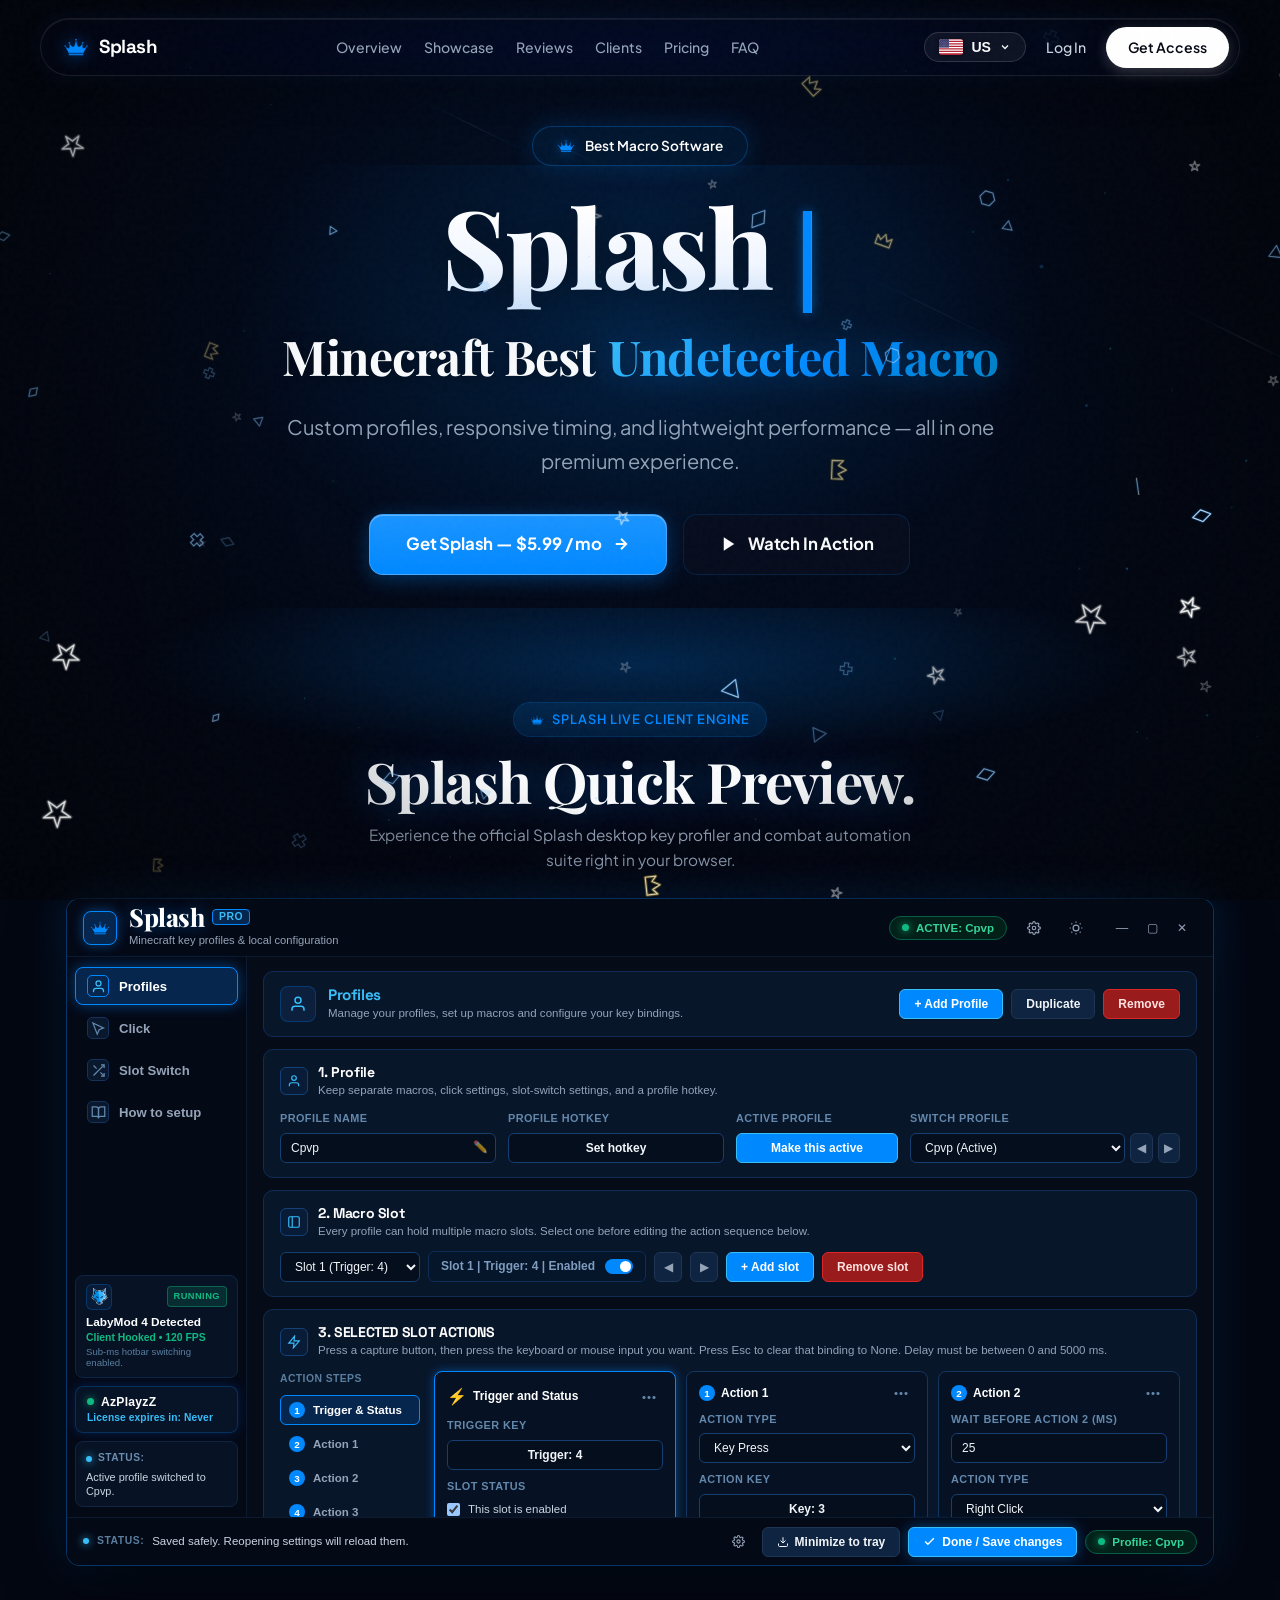
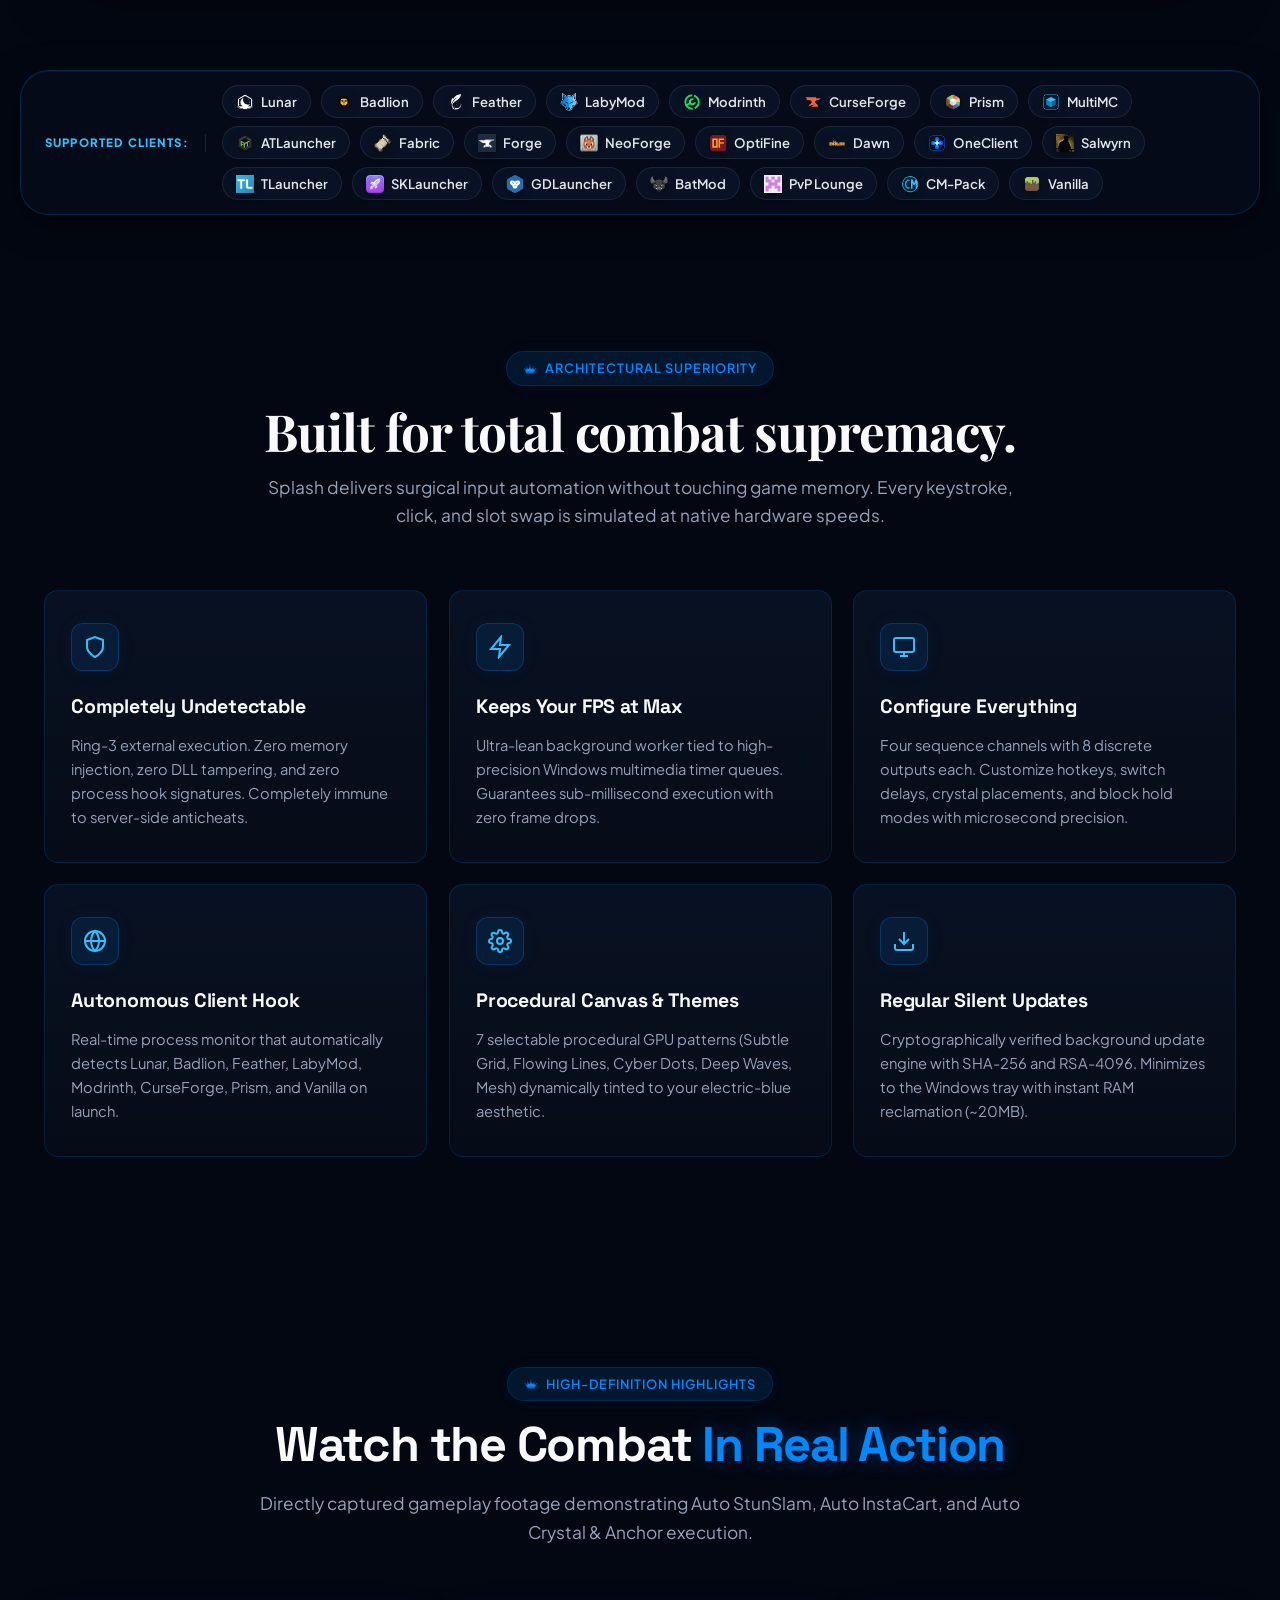
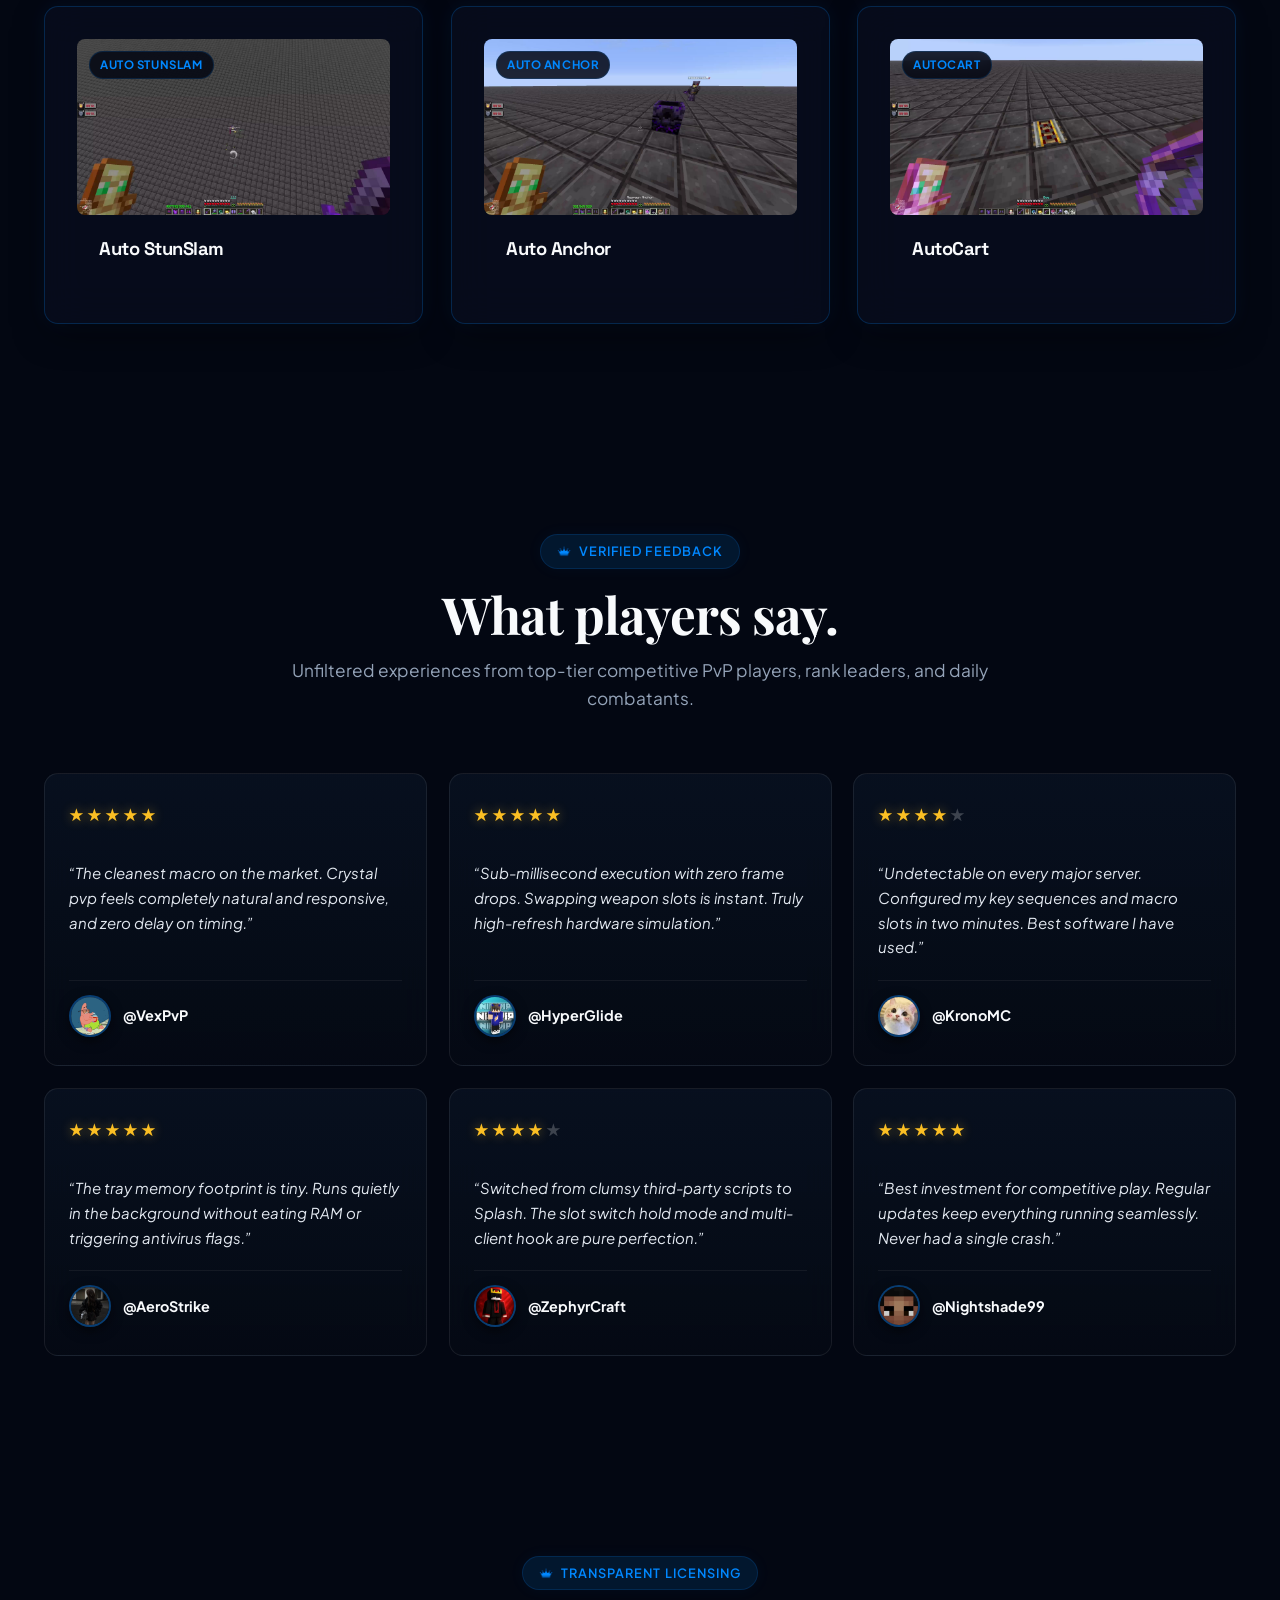
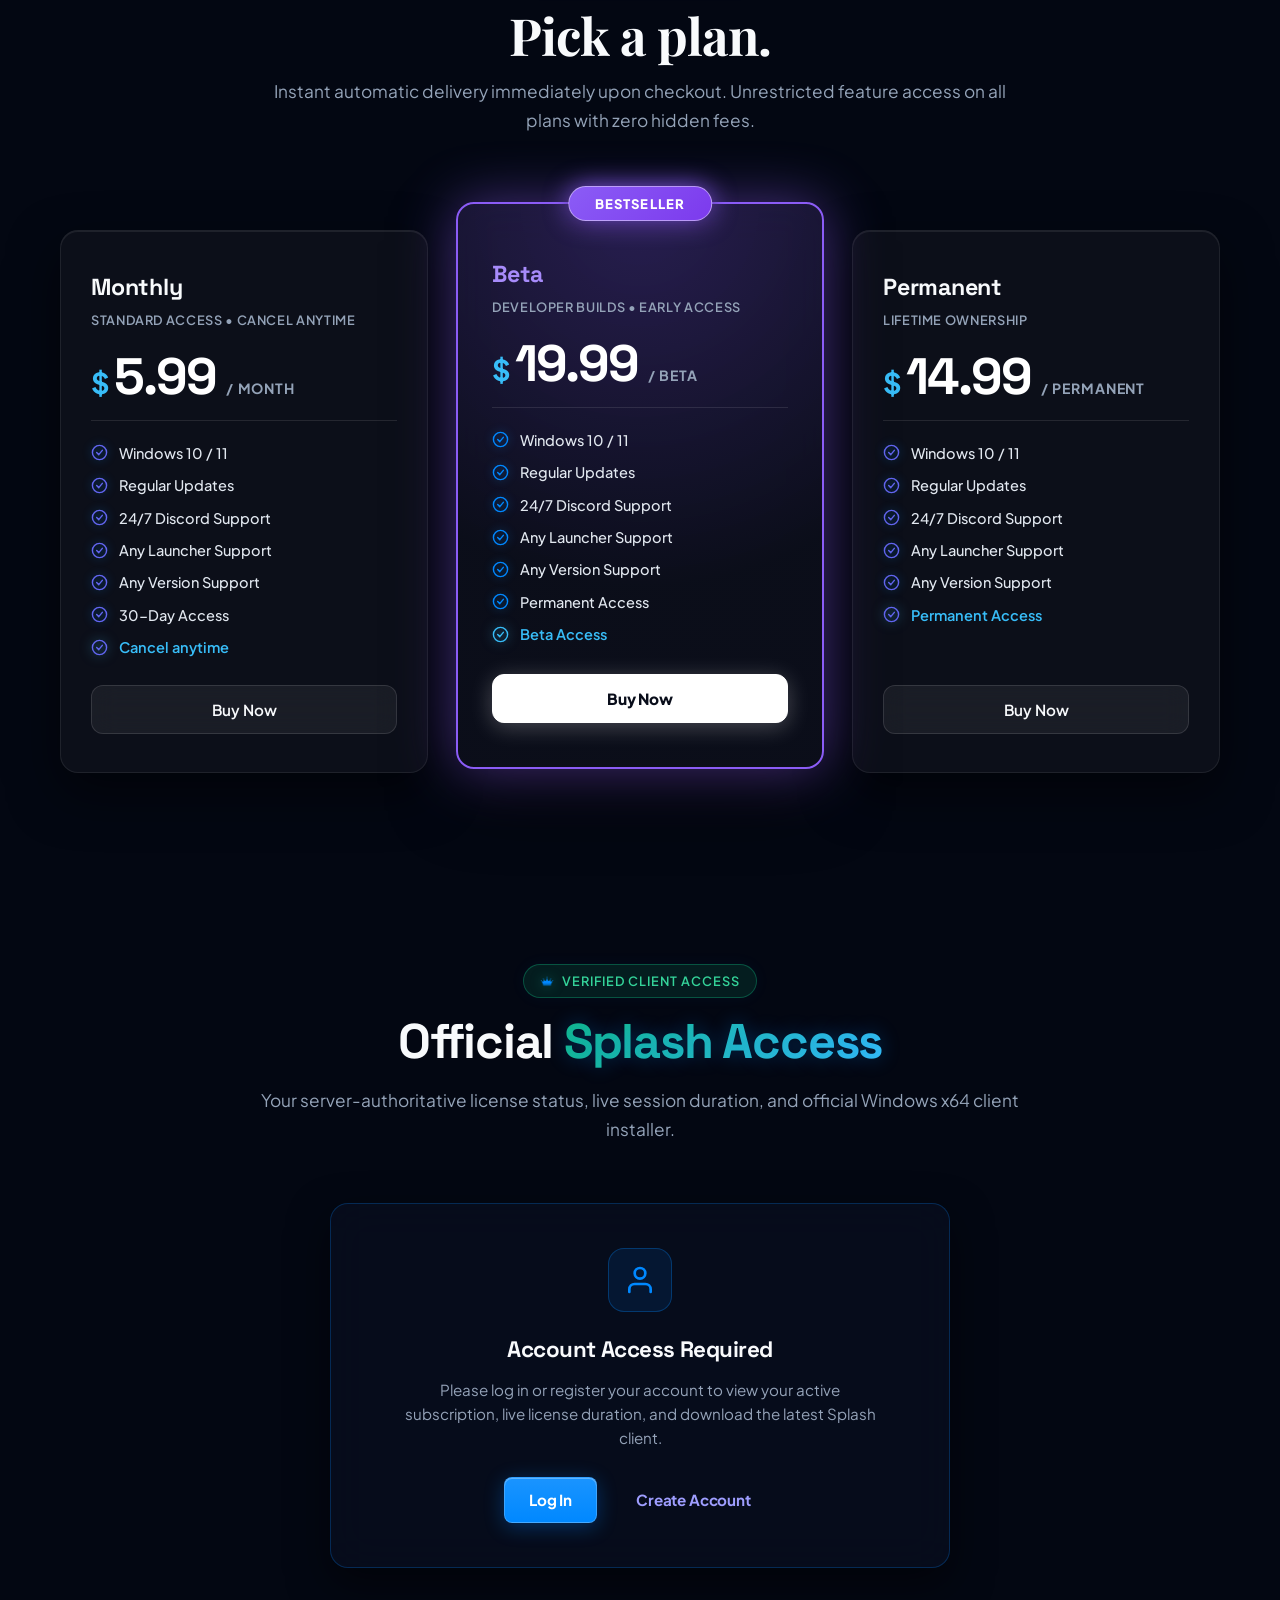
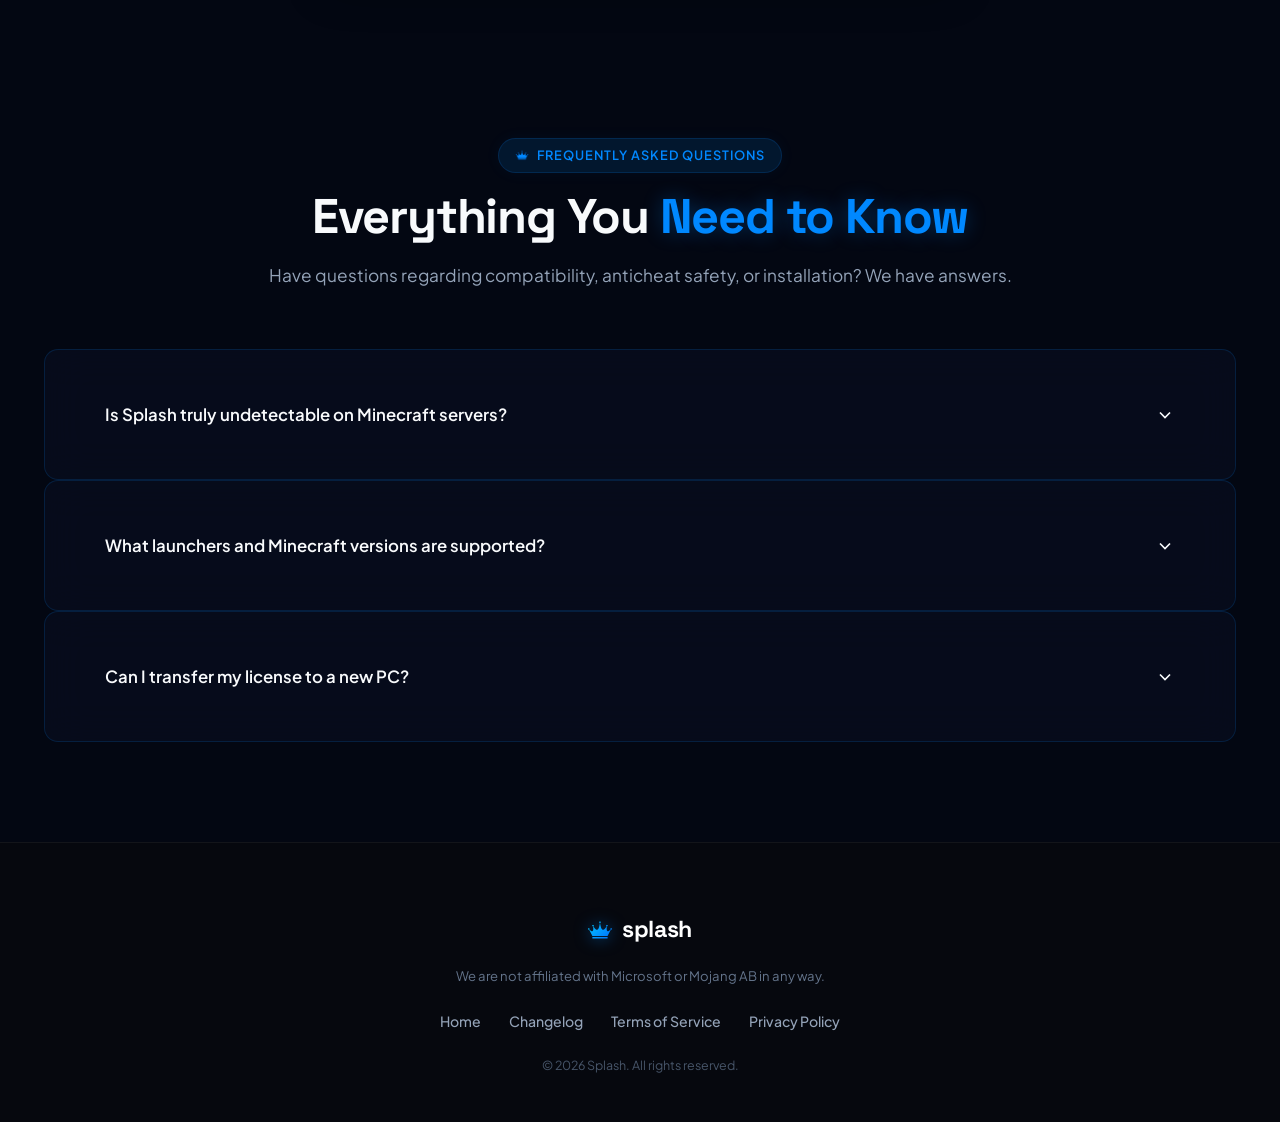
<file: wwwroot/index.html>
<!DOCTYPE html>
<html lang="en">
<head>
  <meta charset="UTF-8">
  <meta name="viewport" content="width=device-width, initial-scale=1.0">
  <title>Splash • Undetected Minecraft Combat Companion & Key Profiler</title>
  <meta name="description" content="Splash is the premier undetectable macro and input automation companion for Minecraft. Featuring 120 FPS hardware pacing, real-time client auto-detection, ultra-responsive key profiles, and zero memory injection.">

  <!-- Open Graph / Meta -->
  <meta property="og:type" content="website">
  <meta property="og:title" content="Splash • Minecraft Combat Companion">
  <meta property="og:description" content="Ring-3 undetectable combat macro software for Minecraft. Hardware-paced 120 FPS engine with sub-millisecond key profiler and instant client auto-detection.">
  <meta property="og:image" content="assets/images/crown_logo.png">
  <meta name="theme-color" content="#0088FF">

  <!-- Favicon using exact original crown logo -->
  <link rel="icon" type="image/png" href="assets/images/crown_logo.png">
  <link rel="apple-touch-icon" href="assets/images/crown_logo.png">

  <!-- Premium Fonts: Inter, Plus Jakarta Sans, Playfair Display & Space Grotesk -->
  <link rel="preconnect" href="https://fonts.googleapis.com">
  <link rel="preconnect" href="https://fonts.gstatic.com" crossorigin>
  <link href="https://fonts.googleapis.com/css2?family=Inter:wght@400;500;600;700;800;900&family=Playfair+Display:ital,wght@0,600;0,700;0,800;0,900;1,600;1,700&family=Plus+Jakarta+Sans:wght@400;500;600;700;800&family=Space+Grotesk:wght@500;600;700&display=swap" rel="stylesheet">

  <!-- Cache-Control -->
  <meta http-equiv="Cache-Control" content="no-cache, no-store, must-revalidate">
  <meta http-equiv="Pragma" content="no-cache">
  <meta http-equiv="Expires" content="0">

  <!-- Stylesheet -->
  <link rel="stylesheet" href="css/style.css?v=20260910_new_gui_v2">
</head>
<body>

  <!-- Premium Deep-Dark Cinematic Ambient Background & Interactive Canvas -->
  <div class="bg-vignette" aria-hidden="true"></div>
  <div class="bg-mesh" aria-hidden="true"></div>
  <div class="bg-grid" aria-hidden="true"></div>
  <canvas id="bg-canvas" class="bg-canvas" aria-hidden="true"></canvas>

  <!-- Floating Glass Capsule Navigation (Matching Reference) -->
  <header class="navbar-pill">
    <a href="#" class="nav-pill-brand" title="Splash Macro Companion">
      <img src="assets/images/crown_logo.png" alt="Splash Crown Logo" class="brand-crown">
      <span class="brand-name">Splash</span>
    </a>

    <nav class="nav-pill-menu">
      <a href="#features" class="nav-pill-link" data-i18n="navOverview">Overview</a>
      <a href="#showcase" class="nav-pill-link" data-i18n="navShowcase">Showcase</a>
      <a href="#reviews" class="nav-pill-link" data-i18n="navReviews">Reviews</a>
      <a href="#clients" class="nav-pill-link" data-i18n="navClients">Clients</a>
      <a href="#pricing" class="nav-pill-link" data-i18n="navPricing">Pricing</a>
      <a href="#faq" class="nav-pill-link" data-i18n="navFaq">FAQ</a>
      <a href="#download" class="nav-pill-link" id="nav-pill-download" style="display: none;" data-i18n="navDownload">Download</a>
    </nav>

    <div class="nav-pill-actions">
      <!-- Language Selector Dropdown -->
      <div class="lang-dropdown" id="lang-dropdown">
        <button class="lang-btn" id="lang-btn" type="button" aria-label="Select language" aria-expanded="false">
          <img src="assets/flags/us.svg" alt="US" class="lang-flag-img" id="lang-current-flag" width="24" height="16">
          <span class="lang-text" id="lang-current-label">US</span>
          <svg width="12" height="12" viewBox="0 0 24 24" fill="none" stroke="currentColor" stroke-width="2.5"><path d="M6 9l6 6 6-6"/></svg>
        </button>
        <div class="lang-menu" id="lang-menu" style="display: none;">
          <button type="button" class="lang-option active" data-lang="en"><img src="assets/flags/us.svg" alt="US" class="lang-flag-img" width="24" height="16"><span class="lang-name">English</span><span class="lang-code">US</span></button>
          <button type="button" class="lang-option" data-lang="es"><img src="assets/flags/es.svg" alt="ES" class="lang-flag-img" width="24" height="16"><span class="lang-name">Español</span><span class="lang-code">ES</span></button>
          <button type="button" class="lang-option" data-lang="fr"><img src="assets/flags/fr.svg" alt="FR" class="lang-flag-img" width="24" height="16"><span class="lang-name">Français</span><span class="lang-code">FR</span></button>
          <button type="button" class="lang-option" data-lang="de"><img src="assets/flags/de.svg" alt="DE" class="lang-flag-img" width="24" height="16"><span class="lang-name">Deutsch</span><span class="lang-code">DE</span></button>
          <button type="button" class="lang-option" data-lang="ru"><img src="assets/flags/ru.svg" alt="RU" class="lang-flag-img" width="24" height="16"><span class="lang-name">Русский</span><span class="lang-code">RU</span></button>
          <button type="button" class="lang-option" data-lang="pt"><img src="assets/flags/br.svg" alt="BR" class="lang-flag-img" width="24" height="16"><span class="lang-name">Português</span><span class="lang-code">BR</span></button>
          <button type="button" class="lang-option" data-lang="it"><img src="assets/flags/it.svg" alt="IT" class="lang-flag-img" width="24" height="16"><span class="lang-name">Italiano</span><span class="lang-code">IT</span></button>
          <button type="button" class="lang-option" data-lang="ja"><img src="assets/flags/jp.svg" alt="JP" class="lang-flag-img" width="24" height="16"><span class="lang-name">日本語</span><span class="lang-code">JP</span></button>
          <button type="button" class="lang-option" data-lang="ko"><img src="assets/flags/kr.svg" alt="KR" class="lang-flag-img" width="24" height="16"><span class="lang-name">한국어</span><span class="lang-code">KR</span></button>
          <button type="button" class="lang-option" data-lang="zh"><img src="assets/flags/cn.svg" alt="CN" class="lang-flag-img" width="24" height="16"><span class="lang-name">中文</span><span class="lang-code">CN</span></button>
          <button type="button" class="lang-option" data-lang="hi"><img src="assets/flags/in.svg" alt="IN" class="lang-flag-img" width="24" height="16"><span class="lang-name">हिन्दी</span><span class="lang-code">IN</span></button>
          <button type="button" class="lang-option" data-lang="tr"><img src="assets/flags/tr.svg" alt="TR" class="lang-flag-img" width="24" height="16"><span class="lang-name">Türkçe</span><span class="lang-code">TR</span></button>
          <button type="button" class="lang-option" data-lang="pl"><img src="assets/flags/pl.svg" alt="PL" class="lang-flag-img" width="24" height="16"><span class="lang-name">Polski</span><span class="lang-code">PL</span></button>
          <button type="button" class="lang-option" data-lang="ar"><img src="assets/flags/sa.svg" alt="SA" class="lang-flag-img" width="24" height="16"><span class="lang-name">العربية</span><span class="lang-code">SA</span></button>
          <button type="button" class="lang-option" data-lang="nl"><img src="assets/flags/nl.svg" alt="NL" class="lang-flag-img" width="24" height="16"><span class="lang-name">Nederlands</span><span class="lang-code">NL</span></button>
          <button type="button" class="lang-option" data-lang="id"><img src="assets/flags/id.svg" alt="ID" class="lang-flag-img" width="24" height="16"><span class="lang-name">Bahasa Indonesia</span><span class="lang-code">ID</span></button>
          <button type="button" class="lang-option" data-lang="vi"><img src="assets/flags/vn.svg" alt="VN" class="lang-flag-img" width="24" height="16"><span class="lang-name">Tiếng Việt</span><span class="lang-code">VN</span></button>
          <button type="button" class="lang-option" data-lang="uk"><img src="assets/flags/ua.svg" alt="UA" class="lang-flag-img" width="24" height="16"><span class="lang-name">Українська</span><span class="lang-code">UA</span></button>
        </div>
      </div>

      <!-- Guest Navigation State -->
      <div id="nav-guest-actions" style="display: flex; align-items: center; gap: 10px;">
        <a href="/auth" class="nav-pill-login" data-i18n="navLogin">Log In</a>
        <a href="#pricing" class="nav-pill-btn" data-i18n="navGetAccess">Get Access</a>
      </div>
      <!-- Authenticated Navigation State -->
      <div id="nav-user-actions" style="display: none; align-items: center; gap: 10px;">
        <a href="#download" class="nav-user-badge" id="nav-user-badge-link" style="display: inline-flex; align-items: center; gap: 8px; text-decoration: none; padding: 5px 14px; background: rgba(16, 185, 129, 0.12); border: 1px solid rgba(16, 185, 129, 0.4); border-radius: 999px; color: #F1F5F9; font-weight: 600; font-size: 0.88rem; transition: all 0.2s ease;" title="View Your Active Subscription & Download">
          <span style="width: 8px; height: 8px; border-radius: 50%; background: #22C55E; box-shadow: 0 0 8px #22C55E;" id="nav-user-dot"></span>
          <span id="nav-username">Player</span>
        </a>
        <a href="#download" class="nav-pill-btn" id="nav-btn-access-cta" style="padding: 6px 14px; font-size: 0.84rem;" data-i18n="navDownload">Download</a>
        <button id="nav-btn-logout" title="Sign Out" style="background: transparent; border: none; color: #94A3B8; cursor: pointer; padding: 6px; display: inline-flex; align-items: center; transition: color 0.2s;" aria-label="Sign out">
          <svg width="18" height="18" viewBox="0 0 24 24" fill="none" stroke="currentColor" stroke-width="2" stroke-linecap="round" stroke-linejoin="round">
            <path d="M9 21H5a2 2 0 0 1-2-2V5a2 2 0 0 1 2-2h4"></path>
            <polyline points="16 17 21 12 16 7"></polyline>
            <line x1="21" y1="12" x2="9" y2="12"></line>
          </svg>
        </button>
      </div>
      <button class="mobile-toggle" aria-label="Toggle navigation menu">
        <svg width="22" height="22" viewBox="0 0 24 24" fill="none" stroke="currentColor" stroke-width="2">
          <line x1="3" y1="12" x2="21" y2="12"></line>
          <line x1="3" y1="6" x2="21" y2="6"></line>
          <line x1="3" y1="18" x2="21" y2="18"></line>
        </svg>
      </button>
    </div>
  </header>

  <!-- Mobile Drawer -->
  <div class="mobile-drawer">
    <a href="#features" data-i18n="navOverview">Overview</a>
    <a href="#showcase" data-i18n="navShowcase">Showcase</a>
    <a href="#reviews" data-i18n="navReviews">Reviews</a>
    <a href="#clients" data-i18n="navClients">Clients</a>
    <a href="#pricing" data-i18n="navPricing">Pricing</a>
    <a href="#faq" data-i18n="navFaq">FAQ</a>
    <a href="#download" id="mobile-nav-download" style="display: none;" data-i18n="navDownload">Download</a>
    
    <!-- Mobile Language Selector -->
    <div class="mobile-lang-wrap" style="padding: 12px 0; border-top: 1px solid rgba(255,255,255,0.08); margin-top: 10px; max-height: 220px; overflow-y: auto;">
      <span style="font-size: 0.75rem; color: #64748B; text-transform: uppercase; letter-spacing: 0.5px; display: block; margin-bottom: 8px;">Language</span>
      <div style="display: grid; grid-template-columns: repeat(3, 1fr); gap: 6px;">
        <button type="button" class="mobile-lang-btn active" data-lang="en" style="padding: 6px; display: inline-flex; align-items: center; justify-content: center; gap: 5px; background: rgba(0,136,255,0.2); border: 1px solid rgba(0,136,255,0.4); border-radius: 6px; color: #38BDF8; font-size: 0.78rem; font-weight: 700; cursor: pointer;"><img src="assets/flags/us.svg" alt="US" class="lang-flag-img" width="14" height="10"> US</button>
        <button type="button" class="mobile-lang-btn" data-lang="es" style="padding: 6px; display: inline-flex; align-items: center; justify-content: center; gap: 5px; background: rgba(255,255,255,0.05); border: 1px solid rgba(255,255,255,0.1); border-radius: 6px; color: #94A3B8; font-size: 0.78rem; font-weight: 600; cursor: pointer;"><img src="assets/flags/es.svg" alt="ES" class="lang-flag-img" width="14" height="10"> ES</button>
        <button type="button" class="mobile-lang-btn" data-lang="fr" style="padding: 6px; display: inline-flex; align-items: center; justify-content: center; gap: 5px; background: rgba(255,255,255,0.05); border: 1px solid rgba(255,255,255,0.1); border-radius: 6px; color: #94A3B8; font-size: 0.78rem; font-weight: 600; cursor: pointer;"><img src="assets/flags/fr.svg" alt="FR" class="lang-flag-img" width="14" height="10"> FR</button>
        <button type="button" class="mobile-lang-btn" data-lang="de" style="padding: 6px; display: inline-flex; align-items: center; justify-content: center; gap: 5px; background: rgba(255,255,255,0.05); border: 1px solid rgba(255,255,255,0.1); border-radius: 6px; color: #94A3B8; font-size: 0.78rem; font-weight: 600; cursor: pointer;"><img src="assets/flags/de.svg" alt="DE" class="lang-flag-img" width="14" height="10"> DE</button>
        <button type="button" class="mobile-lang-btn" data-lang="ru" style="padding: 6px; display: inline-flex; align-items: center; justify-content: center; gap: 5px; background: rgba(255,255,255,0.05); border: 1px solid rgba(255,255,255,0.1); border-radius: 6px; color: #94A3B8; font-size: 0.78rem; font-weight: 600; cursor: pointer;"><img src="assets/flags/ru.svg" alt="RU" class="lang-flag-img" width="14" height="10"> RU</button>
        <button type="button" class="mobile-lang-btn" data-lang="pt" style="padding: 6px; display: inline-flex; align-items: center; justify-content: center; gap: 5px; background: rgba(255,255,255,0.05); border: 1px solid rgba(255,255,255,0.1); border-radius: 6px; color: #94A3B8; font-size: 0.78rem; font-weight: 600; cursor: pointer;"><img src="assets/flags/br.svg" alt="BR" class="lang-flag-img" width="14" height="10"> BR</button>
        <button type="button" class="mobile-lang-btn" data-lang="it" style="padding: 6px; display: inline-flex; align-items: center; justify-content: center; gap: 5px; background: rgba(255,255,255,0.05); border: 1px solid rgba(255,255,255,0.1); border-radius: 6px; color: #94A3B8; font-size: 0.78rem; font-weight: 600; cursor: pointer;"><img src="assets/flags/it.svg" alt="IT" class="lang-flag-img" width="14" height="10"> IT</button>
        <button type="button" class="mobile-lang-btn" data-lang="ja" style="padding: 6px; display: inline-flex; align-items: center; justify-content: center; gap: 5px; background: rgba(255,255,255,0.05); border: 1px solid rgba(255,255,255,0.1); border-radius: 6px; color: #94A3B8; font-size: 0.78rem; font-weight: 600; cursor: pointer;"><img src="assets/flags/jp.svg" alt="JP" class="lang-flag-img" width="14" height="10"> JP</button>
        <button type="button" class="mobile-lang-btn" data-lang="ko" style="padding: 6px; display: inline-flex; align-items: center; justify-content: center; gap: 5px; background: rgba(255,255,255,0.05); border: 1px solid rgba(255,255,255,0.1); border-radius: 6px; color: #94A3B8; font-size: 0.78rem; font-weight: 600; cursor: pointer;"><img src="assets/flags/kr.svg" alt="KR" class="lang-flag-img" width="14" height="10"> KR</button>
        <button type="button" class="mobile-lang-btn" data-lang="zh" style="padding: 6px; display: inline-flex; align-items: center; justify-content: center; gap: 5px; background: rgba(255,255,255,0.05); border: 1px solid rgba(255,255,255,0.1); border-radius: 6px; color: #94A3B8; font-size: 0.78rem; font-weight: 600; cursor: pointer;"><img src="assets/flags/cn.svg" alt="CN" class="lang-flag-img" width="14" height="10"> CN</button>
        <button type="button" class="mobile-lang-btn" data-lang="hi" style="padding: 6px; display: inline-flex; align-items: center; justify-content: center; gap: 5px; background: rgba(255,255,255,0.05); border: 1px solid rgba(255,255,255,0.1); border-radius: 6px; color: #94A3B8; font-size: 0.78rem; font-weight: 600; cursor: pointer;"><img src="assets/flags/in.svg" alt="IN" class="lang-flag-img" width="14" height="10"> IN</button>
        <button type="button" class="mobile-lang-btn" data-lang="tr" style="padding: 6px; display: inline-flex; align-items: center; justify-content: center; gap: 5px; background: rgba(255,255,255,0.05); border: 1px solid rgba(255,255,255,0.1); border-radius: 6px; color: #94A3B8; font-size: 0.78rem; font-weight: 600; cursor: pointer;"><img src="assets/flags/tr.svg" alt="TR" class="lang-flag-img" width="14" height="10"> TR</button>
        <button type="button" class="mobile-lang-btn" data-lang="pl" style="padding: 6px; display: inline-flex; align-items: center; justify-content: center; gap: 5px; background: rgba(255,255,255,0.05); border: 1px solid rgba(255,255,255,0.1); border-radius: 6px; color: #94A3B8; font-size: 0.78rem; font-weight: 600; cursor: pointer;"><img src="assets/flags/pl.svg" alt="PL" class="lang-flag-img" width="14" height="10"> PL</button>
        <button type="button" class="mobile-lang-btn" data-lang="ar" style="padding: 6px; display: inline-flex; align-items: center; justify-content: center; gap: 5px; background: rgba(255,255,255,0.05); border: 1px solid rgba(255,255,255,0.1); border-radius: 6px; color: #94A3B8; font-size: 0.78rem; font-weight: 600; cursor: pointer;"><img src="assets/flags/sa.svg" alt="SA" class="lang-flag-img" width="14" height="10"> SA</button>
        <button type="button" class="mobile-lang-btn" data-lang="nl" style="padding: 6px; display: inline-flex; align-items: center; justify-content: center; gap: 5px; background: rgba(255,255,255,0.05); border: 1px solid rgba(255,255,255,0.1); border-radius: 6px; color: #94A3B8; font-size: 0.78rem; font-weight: 600; cursor: pointer;"><img src="assets/flags/nl.svg" alt="NL" class="lang-flag-img" width="14" height="10"> NL</button>
        <button type="button" class="mobile-lang-btn" data-lang="id" style="padding: 6px; display: inline-flex; align-items: center; justify-content: center; gap: 5px; background: rgba(255,255,255,0.05); border: 1px solid rgba(255,255,255,0.1); border-radius: 6px; color: #94A3B8; font-size: 0.78rem; font-weight: 600; cursor: pointer;"><img src="assets/flags/id.svg" alt="ID" class="lang-flag-img" width="14" height="10"> ID</button>
        <button type="button" class="mobile-lang-btn" data-lang="vi" style="padding: 6px; display: inline-flex; align-items: center; justify-content: center; gap: 5px; background: rgba(255,255,255,0.05); border: 1px solid rgba(255,255,255,0.1); border-radius: 6px; color: #94A3B8; font-size: 0.78rem; font-weight: 600; cursor: pointer;"><img src="assets/flags/vn.svg" alt="VN" class="lang-flag-img" width="14" height="10"> VN</button>
        <button type="button" class="mobile-lang-btn" data-lang="uk" style="padding: 6px; display: inline-flex; align-items: center; justify-content: center; gap: 5px; background: rgba(255,255,255,0.05); border: 1px solid rgba(255,255,255,0.1); border-radius: 6px; color: #94A3B8; font-size: 0.78rem; font-weight: 600; cursor: pointer;"><img src="assets/flags/ua.svg" alt="UA" class="lang-flag-img" width="14" height="10"> UA</button>
      </div>
    </div>

    <div id="mobile-guest-actions" style="margin-top: 10px;">
      <a href="/auth" style="color: #60A5FA;" data-i18n="navLogin">Log In</a>
      <a href="#pricing" class="btn btn-primary" style="margin-top: 10px;" data-i18n="navGetAccess">Get Access</a>
    </div>
    <div id="mobile-user-actions" style="display: none; flex-direction: column; gap: 8px; margin-top: 10px;">
      <a href="#download" class="btn btn-primary" style="display: flex; align-items: center; justify-content: center; gap: 8px;">
        <span style="width: 8px; height: 8px; border-radius: 50%; background: #22C55E;"></span>
        <span id="mobile-nav-username">Player</span> &mdash; <span data-i18n="navDownload">Download & Access</span>
      </a>
      <a href="#" id="mobile-nav-logout" style="color: #EF4444; text-align: center; padding: 6px 0;">Sign Out</a>
    </div>
  </div>

  <main>
    <!-- HERO SECTION -->
    <section class="hero" id="hero">
      <div class="hero-ambient-glow" aria-hidden="true"></div>
      
      <div class="container hero-content">
        <div class="hero-badge-wrap">
          <div class="hero-badge img-reveal">
            <img src="assets/images/crown_logo.png" alt="Crown" class="crown-mini">
            <span data-i18n="heroBadge">Best Macro Software</span>
          </div>
        </div>

        <h1 class="hero-title img-reveal">
          <span class="hero-brand" id="heroSplashText">Splash</span>
          <span class="hero-tagline">
            <span class="hero-tagline-lead" data-i18n="heroTitleLead">Minecraft Best</span>
            <span class="hero-tagline-accent" data-i18n="heroTitleAccent">Undetected Macro</span>
          </span>
        </h1>

        <p class="hero-subtitle img-reveal" data-i18n="heroSubtitle">
          Custom profiles, responsive timing, and lightweight performance &mdash; all in one premium experience.
        </p>

        <div class="hero-cta-group img-reveal">
          <a href="#pricing" class="btn btn-primary btn-lg">
            <span data-i18n="heroCtaPrimary">Get Splash &mdash; $5.99 / mo</span>
            <svg width="18" height="18" viewBox="0 0 24 24" fill="none" stroke="currentColor" stroke-width="2.5">
              <path d="M5 12h14"></path>
              <path d="M12 5l7 7-7 7"></path>
            </svg>
          </a>
          <a href="#showcase" class="btn btn-secondary btn-lg">
            <svg width="18" height="18" viewBox="0 0 24 24" fill="currentColor">
              <polygon points="5 3 19 12 5 21 5 21"></polygon>
            </svg>
            <span data-i18n="heroCtaWatch">Watch In Action</span>
          </a>
        </div>
      </div>



      <!-- Hero Preview Mockup in Dedicated Centered Responsive Container -->
      <div class="container hero-preview-container">
        <!-- Quick Preview Section Header (Editorial Typography Matching 'Pick a plan.') -->
        <div class="section-header hero-gui-header">
          <div class="section-tag">
            <img src="assets/images/crown_logo.png" alt="">
            <span>Splash Live Client Engine</span>
          </div>
          <h2 class="section-title section-title-editorial">Splash Quick Preview.</h2>
          <p class="section-desc">
            Experience the official Splash desktop key profiler and combat automation suite right in your browser.
          </p>
        </div>

        <div class="hero-preview-frame img-reveal">
          <div class="hero-preview-body">
            <!-- Full Interactive Splash PRO Desktop Application Replica -->
            <div class="gui-window" id="splash-desktop-gui" role="region" aria-label="Interactive Splash Desktop Application">
              
              <!-- TOP TITLEBAR (100% Matching Desktop Software) -->
              <div class="gui-titlebar">
                <div class="gui-titlebar-left">
                  <div class="gui-brand-icon">
                    <img src="assets/images/crown_logo.png" alt="Splash" class="gui-crown-img">
                  </div>
                  <div class="gui-brand-text">
                    <div class="gui-brand-heading">
                      <span class="gui-brand-title">Splash</span>
                      <span class="gui-brand-badge">PRO</span>
                    </div>
                    <span class="gui-brand-sub">Minecraft key profiles &amp; local configuration</span>
                  </div>
                </div>

                <div class="gui-titlebar-right">
                  <!-- Active Profile Badge (Click to cycle) -->
                  <button type="button" class="gui-pill-btn" id="gui-header-active-pill" title="Click to cycle active profile">
                    <span class="gui-status-dot-green"></span>
                    <span id="gui-header-profile-text">ACTIVE: Cpvp</span>
                  </button>

                  <!-- Settings Button -->
                  <button type="button" class="gui-icon-btn" id="gui-header-settings-btn" title="Application Settings">
                    <svg width="14" height="14" viewBox="0 0 24 24" fill="none" stroke="currentColor" stroke-width="2"><circle cx="12" cy="12" r="3"/><path d="M19.4 15a1.65 1.65 0 0 0 .33 1.82l.06.06a2 2 0 1 1-2.83 2.83l-.06-.06a1.65 1.65 0 0 0-1.82-.33 1.65 1.65 0 0 0-1 1.51V21a2 2 0 0 1-4 0v-.09A1.65 1.65 0 0 0 9 19.4a1.65 1.65 0 0 0-1.82.33l-.06.06a2 2 0 1 1-2.83-2.83l.06-.06a1.65 1.65 0 0 0 .33-1.82 1.65 1.65 0 0 0-1.51-1H3a2 2 0 0 1 0-4h.09A1.65 1.65 0 0 0 4.6 9a1.65 1.65 0 0 0-.33-1.82l-.06-.06a2 2 0 1 1 2.83-2.83l.06.06a1.65 1.65 0 0 0 1.82.33H9a1.65 1.65 0 0 0 1-1.51V3a2 2 0 0 1 4 0v.09a1.65 1.65 0 0 0 1 1.51 1.65 1.65 0 0 0 1.82-.33l.06-.06a2 2 0 1 1 2.83 2.83l-.06.06a1.65 1.65 0 0 0-.33 1.82V9a1.65 1.65 0 0 0 1.51 1H21a2 2 0 0 1 0 4h-.09a1.65 1.65 0 0 0-1.51 1z"/></svg>
                  </button>

                  <!-- Theme Color Switcher Button -->
                  <button type="button" class="gui-icon-btn" id="gui-header-theme-btn" title="Cycle Theme Accent">
                    <svg width="14" height="14" viewBox="0 0 24 24" fill="none" stroke="currentColor" stroke-width="2"><circle cx="12" cy="12" r="5"/><path d="M12 1v2M12 21v2M4.2 4.2l1.4 1.4M18.4 18.4l1.4 1.4M1 12h2M21 12h2M4.2 19.8l1.4-1.4M18.4 5.6l1.4-1.4"/></svg>
                  </button>

                  <!-- Window Controls -->
                  <div class="gui-win-controls">
                    <button type="button" class="gui-win-btn" id="gui-btn-win-min" title="Minimize">&#x2014;</button>
                    <button type="button" class="gui-win-btn" id="gui-btn-win-max" title="Maximize">&#x25A2;</button>
                    <button type="button" class="gui-win-btn gui-win-close" id="gui-btn-win-close" title="Close">&#x2715;</button>
                  </div>
                </div>
              </div>

              <!-- MAIN APPLICATION BODY (Sidebar + Tab Pages) -->
              <div class="gui-main-layout">
                
                <!-- SIDEBAR -->
                <aside class="gui-sidebar">
                  <div class="gui-nav-wrapper">
                    <!-- Dynamic Animated Highlight Pill -->
                    <div class="gui-nav-highlight" id="guiNavHighlight"></div>

                    <!-- Navigation Items -->
                    <button type="button" class="gui-nav-item active" data-tab="profiles" id="gui-nav-profiles">
                      <span class="gui-nav-icon">
                        <svg width="15" height="15" viewBox="0 0 24 24" fill="none" stroke="currentColor" stroke-width="2"><path d="M20 21v-2a4 4 0 0 0-4-4H8a4 4 0 0 0-4 4v2"/><circle cx="12" cy="7" r="4"/></svg>
                      </span>
                      <span class="gui-nav-text">Profiles</span>
                    </button>

                    <button type="button" class="gui-nav-item" data-tab="click" id="gui-nav-click">
                      <span class="gui-nav-icon">
                        <svg width="15" height="15" viewBox="0 0 24 24" fill="none" stroke="currentColor" stroke-width="2"><path d="M3 3l7 18 3-7 7-3L3 3z"/></svg>
                      </span>
                      <span class="gui-nav-text">Click</span>
                    </button>

                    <button type="button" class="gui-nav-item" data-tab="switch" id="gui-nav-switch">
                      <span class="gui-nav-icon">
                        <svg width="15" height="15" viewBox="0 0 24 24" fill="none" stroke="currentColor" stroke-width="2"><path d="M16 3h5v5"/><path d="M4 20L21 3"/><path d="M21 16v5h-5"/><path d="M15 15l6 6"/><path d="M4 4l5 5"/></svg>
                      </span>
                      <span class="gui-nav-text">Slot Switch</span>
                    </button>

                    <button type="button" class="gui-nav-item" data-tab="help" id="gui-nav-help">
                      <span class="gui-nav-icon">
                        <svg width="15" height="15" viewBox="0 0 24 24" fill="none" stroke="currentColor" stroke-width="2"><path d="M2 3h6a4 4 0 0 1 4 4v14a3 3 0 0 0-3-3H2z"/><path d="M22 3h-6a4 4 0 0 0-4 4v14a3 3 0 0 1 3-3h7z"/></svg>
                      </span>
                      <span class="gui-nav-text">How to setup</span>
                    </button>
                  </div>

                  <!-- Sidebar Bottom Stack (Pushed down right above status card) -->
                  <div class="gui-sidebar-bottom">
                    <!-- Client Detection Card (Clickable to switch client) -->
                    <div class="gui-sidebar-client-card" id="gui-client-card" title="Click to test different Minecraft client hooks">
                      <div class="gui-sidebar-client-top">
                        <div class="gui-client-icon-wrap" id="gui-client-icon-wrap">
                          <img src="assets/clients/labymod.png" alt="LabyMod" class="gui-client-icon-img" id="gui-client-icon">
                        </div>
                        <span class="gui-client-badge running" id="gui-client-badge">RUNNING</span>
                      </div>
                      <div class="gui-sidebar-client-meta">
                        <span class="gui-client-title" id="gui-client-title">LabyMod 4 Detected</span>
                        <span class="gui-client-status" id="gui-client-status">Client Hooked • 120 FPS</span>
                        <span class="gui-client-hint">Sub-ms hotbar switching enabled.</span>
                      </div>
                    </div>

                    <!-- User & License Card (100% Matching Desktop Software & Screenshot) -->
                    <div class="gui-sidebar-user-card" id="guiUserCard" title="Active Client License Account">
                      <div class="gui-user-status-row">
                        <span class="gui-user-status-dot"></span>
                        <span class="gui-user-name" id="guiAccountUsername">AzPlayzZ</span>
                      </div>
                      <div class="gui-user-license-sub" id="guiAccountExpiry">License expires in: Never</div>
                    </div>

                    <!-- Sidebar Status Card -->
                    <div class="gui-sidebar-status-card">
                      <div class="gui-status-line">
                        <span class="gui-status-dot-blue"></span>
                        <span class="gui-status-label">STATUS:</span>
                      </div>
                      <p class="gui-status-msg" id="gui-sidebar-status">Active profile switched to Cpvp.</p>
                    </div>
                  </div>
                </aside>

                <!-- CONTENT AREA -->
                <main class="gui-content-area" id="guiContentArea">
                  
                  <!-- PAGE 1: PROFILES -->
                  <section class="gui-page active" id="gui-page-profiles">
                    <!-- Top Card: Profiles Header -->
                    <div class="gui-card gui-card-header">
                      <div class="gui-card-header-left">
                        <div class="gui-card-icon-badge">
                          <svg width="18" height="18" viewBox="0 0 24 24" fill="none" stroke="currentColor" stroke-width="2"><path d="M20 21v-2a4 4 0 0 0-4-4H8a4 4 0 0 0-4 4v2"/><circle cx="12" cy="7" r="4"/></svg>
                        </div>
                        <div>
                          <h2 class="gui-section-title">Profiles</h2>
                          <p class="gui-section-hint">Manage your profiles, set up macros and configure your key bindings.</p>
                        </div>
                      </div>
                      <div class="gui-card-header-actions">
                        <button type="button" class="gui-btn gui-btn-accent" id="gui-btn-add-profile">+ Add Profile</button>
                        <button type="button" class="gui-btn gui-btn-secondary" id="gui-btn-dup-profile">Duplicate</button>
                        <button type="button" class="gui-btn gui-btn-danger" id="gui-btn-del-profile">Remove</button>
                      </div>
                    </div>

                    <!-- Card 1: 1. Profile -->
                    <div class="gui-card">
                      <div class="gui-card-title-row">
                        <div class="gui-card-mini-icon">
                          <svg width="14" height="14" viewBox="0 0 24 24" fill="none" stroke="currentColor" stroke-width="2"><path d="M20 21v-2a4 4 0 0 0-4-4H8a4 4 0 0 0-4 4v2"/><circle cx="12" cy="7" r="4"/></svg>
                        </div>
                        <div>
                          <h3 class="gui-card-title">1. Profile</h3>
                          <p class="gui-section-hint">Keep separate macros, click settings, slot-switch settings, and a profile hotkey.</p>
                        </div>
                      </div>

                      <div class="gui-profile-settings-grid">
                        <!-- Profile Name -->
                        <div class="gui-field-group">
                          <label class="gui-field-label" for="gui-profile-name-input">Profile name</label>
                          <div class="gui-input-wrap">
                            <input type="text" id="gui-profile-name-input" class="gui-input" value="Cpvp">
                            <span class="gui-input-icon">✏️</span>
                          </div>
                        </div>

                        <!-- Profile Hotkey -->
                        <div class="gui-field-group">
                          <label class="gui-field-label">Profile hotkey</label>
                          <button type="button" class="gui-key-btn" id="gui-profile-hotkey-btn" data-key="None">Set hotkey</button>
                        </div>

                        <!-- Active Profile / Make Active -->
                        <div class="gui-field-group">
                          <label class="gui-field-label">Active profile</label>
                          <button type="button" class="gui-btn gui-btn-accent gui-btn-full" id="gui-btn-make-active">Make this active</button>
                        </div>

                        <!-- Profile Selector & Nav -->
                        <div class="gui-field-group gui-profile-selector-group">
                          <label class="gui-field-label">Switch profile</label>
                          <div class="gui-profile-nav-row">
                            <select id="gui-profile-select" class="gui-select">
                              <option value="cpvp" selected>Cpvp</option>
                              <option value="bedwars">Bedwars</option>
                              <option value="crystal">Crystal</option>
                              <option value="vanilla">Vanilla</option>
                            </select>
                            <button type="button" class="gui-icon-nav-btn" id="gui-btn-prev-profile" title="Previous profile">◀</button>
                            <button type="button" class="gui-icon-nav-btn" id="gui-btn-next-profile" title="Next profile">▶</button>
                          </div>
                        </div>
                      </div>
                    </div>

                    <!-- Card 2: 2. Macro Slot -->
                    <div class="gui-card">
                      <div class="gui-card-title-row">
                        <div class="gui-card-mini-icon">
                          <svg width="14" height="14" viewBox="0 0 24 24" fill="none" stroke="currentColor" stroke-width="2"><rect x="3" y="3" width="18" height="18" rx="2" ry="2"/><line x1="9" y1="3" x2="9" y2="21"/></svg>
                        </div>
                        <div>
                          <h3 class="gui-card-title">2. Macro Slot</h3>
                          <p class="gui-section-hint">Every profile can hold multiple macro slots. Select one before editing the action sequence below.</p>
                        </div>
                      </div>

                      <div class="gui-slot-controls-row">
                        <select id="gui-slot-select" class="gui-select" style="max-width: 140px;">
                          <option value="slot1" selected>Slot 1</option>
                          <option value="slot2">Slot 2</option>
                        </select>

                        <div class="gui-slot-info-badge">
                          <span id="gui-slot-info-text">Slot 1 | Trigger: 4 | Enabled</span>
                          <label class="gui-mini-toggle">
                            <input type="checkbox" id="gui-slot-enabled-toggle" checked>
                            <span class="gui-mini-slider"></span>
                          </label>
                        </div>

                        <button type="button" class="gui-icon-nav-btn" id="gui-btn-prev-slot" title="Previous slot">◀</button>
                        <button type="button" class="gui-icon-nav-btn" id="gui-btn-next-slot" title="Next slot">▶</button>
                        <button type="button" class="gui-btn gui-btn-accent" id="gui-btn-add-slot">+ Add slot</button>
                        <button type="button" class="gui-btn gui-btn-danger" id="gui-btn-del-slot">Remove slot</button>
                      </div>
                    </div>

                    <!-- Card 3: 3. SELECTED SLOT ACTIONS -->
                    <div class="gui-card">
                      <div class="gui-card-title-row">
                        <div class="gui-card-mini-icon">
                          <svg width="14" height="14" viewBox="0 0 24 24" fill="none" stroke="currentColor" stroke-width="2"><polygon points="13 2 3 14 12 14 11 22 21 10 12 10 13 2"/></svg>
                        </div>
                        <div>
                          <h3 class="gui-card-title">3. SELECTED SLOT ACTIONS</h3>
                          <p class="gui-section-hint">Press a capture button, then press the keyboard or mouse input you want. Press Esc to clear that binding to None. Delay must be between 0 and 5000 ms.</p>
                        </div>
                      </div>

                      <div class="gui-actions-layout">
                        <!-- Left Sub-Nav Steps -->
                        <div class="gui-actions-subnav">
                          <span class="gui-subnav-label">Action Steps</span>
                          <button type="button" class="gui-subnav-btn active" data-action-index="0">
                            <span class="gui-subnav-num">1</span>
                            <span class="gui-subnav-text">Trigger &amp; Status</span>
                          </button>
                          <button type="button" class="gui-subnav-btn" data-action-index="1">
                            <span class="gui-subnav-num">2</span>
                            <span class="gui-subnav-text">Action 1</span>
                          </button>
                          <button type="button" class="gui-subnav-btn" data-action-index="2">
                            <span class="gui-subnav-num">3</span>
                            <span class="gui-subnav-text">Action 2</span>
                          </button>
                          <button type="button" class="gui-subnav-btn" data-action-index="3">
                            <span class="gui-subnav-num">4</span>
                            <span class="gui-subnav-text">Action 3</span>
                          </button>
                          <button type="button" class="gui-subnav-btn" data-action-index="4">
                            <span class="gui-subnav-num">5</span>
                            <span class="gui-subnav-text">Action 4</span>
                          </button>
                          <button type="button" class="gui-subnav-btn" data-action-index="5">
                            <span class="gui-subnav-num">6</span>
                            <span class="gui-subnav-text">Action 5</span>
                          </button>
                          <button type="button" class="gui-subnav-btn" data-action-index="6">
                            <span class="gui-subnav-num">7</span>
                            <span class="gui-subnav-text">Action 6</span>
                          </button>
                        </div>

                        <!-- Right 3-Column Actions Grid -->
                        <div class="gui-actions-grid">
                          
                          <!-- Card: Trigger and Status -->
                          <div class="gui-action-card gui-action-card-trigger" id="guiActionCard-0">
                            <div class="gui-action-card-head">
                              <div class="gui-action-card-title-wrap">
                                <span class="gui-action-flash-icon">⚡</span>
                                <span class="gui-action-card-title">Trigger and Status</span>
                              </div>
                              <button type="button" class="gui-card-menu-btn" data-target="trigger" title="Action options">•••</button>
                            </div>
                            <div class="gui-field-group">
                              <label class="gui-field-label">Trigger key</label>
                              <button type="button" class="gui-key-btn" id="gui-slot-trigger-btn" data-key="4">Trigger: 4</button>
                            </div>
                            <div class="gui-field-group">
                              <label class="gui-field-label">Slot status</label>
                              <label class="gui-card-checkbox">
                                <input type="checkbox" id="gui-card-slot-enabled" checked>
                                <span>This slot is enabled</span>
                              </label>
                            </div>
                          </div>

                          <!-- Action 1 Card -->
                          <div class="gui-action-card" id="guiActionCard-1">
                            <div class="gui-action-card-head">
                              <div class="gui-action-card-title-wrap">
                                <span class="gui-step-badge">1</span>
                                <span class="gui-action-card-title" id="gui-act-title-1">Action 1</span>
                              </div>
                              <button type="button" class="gui-card-menu-btn" data-target="1" title="Action options">•••</button>
                            </div>
                            <div class="gui-field-group">
                              <label class="gui-field-label">Action type</label>
                              <select class="gui-select gui-action-type-select" data-action="1">
                                <option value="None">None</option>
                                <option value="Key Press" selected>Key Press</option>
                                <option value="Left Click">Left Click</option>
                                <option value="Right Click">Right Click</option>
                                <option value="Shift">Shift</option>
                                <option value="Ctrl">Ctrl</option>
                              </select>
                            </div>
                            <div class="gui-field-group">
                              <label class="gui-field-label">Action key</label>
                              <button type="button" class="gui-key-btn" id="gui-action-key-1" data-key="3">Key: 3</button>
                            </div>
                          </div>

                          <!-- Action 2 Card -->
                          <div class="gui-action-card" id="guiActionCard-2">
                            <div class="gui-action-card-head">
                              <div class="gui-action-card-title-wrap">
                                <span class="gui-step-badge">2</span>
                                <span class="gui-action-card-title" id="gui-act-title-2">Action 2</span>
                              </div>
                              <button type="button" class="gui-card-menu-btn" data-target="2" title="Action options">•••</button>
                            </div>
                            <div class="gui-field-group">
                              <label class="gui-field-label">Wait before Action 2 (ms)</label>
                              <input type="number" class="gui-input gui-delay-input" data-action="2" value="25" min="0" max="5000">
                            </div>
                            <div class="gui-field-group">
                              <label class="gui-field-label">Action type</label>
                              <select class="gui-select gui-action-type-select" data-action="2">
                                <option value="None">None</option>
                                <option value="Key Press">Key Press</option>
                                <option value="Left Click">Left Click</option>
                                <option value="Right Click" selected>Right Click</option>
                                <option value="Shift">Shift</option>
                                <option value="Ctrl">Ctrl</option>
                              </select>
                            </div>
                            <div class="gui-field-group">
                              <label class="gui-field-label">Action key</label>
                              <button type="button" class="gui-key-btn" id="gui-action-key-2" data-key="Right Click">Key: Right Click</button>
                            </div>
                          </div>

                          <!-- Action 3 Card -->
                          <div class="gui-action-card" id="guiActionCard-3">
                            <div class="gui-action-card-head">
                              <div class="gui-action-card-title-wrap">
                                <span class="gui-step-badge">3</span>
                                <span class="gui-action-card-title" id="gui-act-title-3">Action 3</span>
                              </div>
                              <button type="button" class="gui-card-menu-btn" data-target="3" title="Action options">•••</button>
                            </div>
                            <div class="gui-field-group">
                              <label class="gui-field-label">Wait before Action 3 (ms)</label>
                              <input type="number" class="gui-input gui-delay-input" data-action="3" value="30" min="0" max="5000">
                            </div>
                            <div class="gui-field-group">
                              <label class="gui-field-label">Action type</label>
                              <select class="gui-select gui-action-type-select" data-action="3">
                                <option value="None">None</option>
                                <option value="Key Press" selected>Key Press</option>
                                <option value="Left Click">Left Click</option>
                                <option value="Right Click">Right Click</option>
                                <option value="Shift">Shift</option>
                                <option value="Ctrl">Ctrl</option>
                              </select>
                            </div>
                            <div class="gui-field-group">
                              <label class="gui-field-label">Action key</label>
                              <button type="button" class="gui-key-btn" id="gui-action-key-3" data-key="1">Key: 1</button>
                            </div>
                          </div>

                          <!-- Action 4 Card -->
                          <div class="gui-action-card" id="guiActionCard-4">
                            <div class="gui-action-card-head">
                              <div class="gui-action-card-title-wrap">
                                <span class="gui-step-badge">4</span>
                                <span class="gui-action-card-title" id="gui-act-title-4">Action 4</span>
                              </div>
                              <button type="button" class="gui-card-menu-btn" data-target="4" title="Action options">•••</button>
                            </div>
                            <div class="gui-field-group">
                              <label class="gui-field-label">Wait before Action 4 (ms)</label>
                              <input type="number" class="gui-input gui-delay-input" data-action="4" value="15" min="0" max="5000">
                            </div>
                            <div class="gui-field-group">
                              <label class="gui-field-label">Action type</label>
                              <select class="gui-select gui-action-type-select" data-action="4">
                                <option value="None" selected>None</option>
                                <option value="Key Press">Key Press</option>
                                <option value="Left Click">Left Click</option>
                                <option value="Right Click">Right Click</option>
                                <option value="Shift">Shift</option>
                                <option value="Ctrl">Ctrl</option>
                              </select>
                            </div>
                            <div class="gui-field-group">
                              <label class="gui-field-label">Action key</label>
                              <button type="button" class="gui-key-btn" id="gui-action-key-4" data-key="None">Key: None</button>
                            </div>
                          </div>

                          <!-- Action 5 Card -->
                          <div class="gui-action-card" id="guiActionCard-5">
                            <div class="gui-action-card-head">
                              <div class="gui-action-card-title-wrap">
                                <span class="gui-step-badge">5</span>
                                <span class="gui-action-card-title" id="gui-act-title-5">Action 5</span>
                              </div>
                              <button type="button" class="gui-card-menu-btn" data-target="5" title="Action options">•••</button>
                            </div>
                            <div class="gui-field-group">
                              <label class="gui-field-label">Wait before Action 5 (ms)</label>
                              <input type="number" class="gui-input gui-delay-input" data-action="5" value="0" min="0" max="5000">
                            </div>
                            <div class="gui-field-group">
                              <label class="gui-field-label">Action type</label>
                              <select class="gui-select gui-action-type-select" data-action="5">
                                <option value="None" selected>None</option>
                                <option value="Key Press">Key Press</option>
                                <option value="Left Click">Left Click</option>
                                <option value="Right Click">Right Click</option>
                                <option value="Shift">Shift</option>
                                <option value="Ctrl">Ctrl</option>
                              </select>
                            </div>
                            <div class="gui-field-group">
                              <label class="gui-field-label">Action key</label>
                              <button type="button" class="gui-key-btn" id="gui-action-key-5" data-key="None">Key: None</button>
                            </div>
                          </div>

                          <!-- Action 6 Card -->
                          <div class="gui-action-card" id="guiActionCard-6">
                            <div class="gui-action-card-head">
                              <div class="gui-action-card-title-wrap">
                                <span class="gui-step-badge">6</span>
                                <span class="gui-action-card-title" id="gui-act-title-6">Action 6</span>
                              </div>
                              <button type="button" class="gui-card-menu-btn" data-target="6" title="Action options">•••</button>
                            </div>
                            <div class="gui-field-group">
                              <label class="gui-field-label">Wait before Action 6 (ms)</label>
                              <input type="number" class="gui-input gui-delay-input" data-action="6" value="0" min="0" max="5000">
                            </div>
                            <div class="gui-field-group">
                              <label class="gui-field-label">Action type</label>
                              <select class="gui-select gui-action-type-select" data-action="6">
                                <option value="None" selected>None</option>
                                <option value="Key Press">Key Press</option>
                                <option value="Left Click">Left Click</option>
                                <option value="Right Click">Right Click</option>
                                <option value="Shift">Shift</option>
                                <option value="Ctrl">Ctrl</option>
                              </select>
                            </div>
                            <div class="gui-field-group">
                              <label class="gui-field-label">Action key</label>
                              <button type="button" class="gui-key-btn" id="gui-action-key-6" data-key="None">Key: None</button>
                            </div>
                          </div>

                        </div>
                      </div>
                    </div>
                  </section>

                  <!-- PAGE 2: CLICK PAGE -->
                  <section class="gui-page" id="gui-page-click">
                    <div class="gui-card gui-card-header">
                      <div class="gui-card-header-left">
                        <div class="gui-card-icon-badge">
                          <svg width="18" height="18" viewBox="0 0 24 24" fill="none" stroke="currentColor" stroke-width="2"><path d="M3 3l7 18 3-7 7-3L3 3z"/></svg>
                        </div>
                        <div>
                          <h2 class="gui-section-title">PROFILE CLICK SETTINGS</h2>
                          <p class="gui-section-hint">Each profile has eight independent click entries. Choose a trigger, click button, speed, and cycle limit.</p>
                        </div>
                      </div>
                      <div class="gui-card-header-actions">
                        <button type="button" class="gui-btn gui-btn-accent" id="gui-btn-add-click">+ Add</button>
                        <button type="button" class="gui-btn gui-btn-secondary" id="gui-btn-dup-click" title="Duplicate">📋</button>
                        <button type="button" class="gui-btn gui-btn-danger" id="gui-btn-del-click">Remove</button>
                      </div>
                    </div>

                    <!-- 4-Column Grid of 8 Click Cards -->
                    <div class="gui-click-grid" id="guiClickGrid">
                      <!-- Click cards generated by JS -->
                    </div>
                  </section>

                  <!-- PAGE 3: SLOT SWITCH PAGE -->
                  <section class="gui-page" id="gui-page-switch">
                    <div class="gui-card gui-card-header">
                      <div class="gui-card-header-left">
                        <div class="gui-card-icon-badge">
                          <svg width="18" height="18" viewBox="0 0 24 24" fill="none" stroke="currentColor" stroke-width="2"><path d="M16 3h5v5"/><path d="M4 20L21 3"/><path d="M21 16v5h-5"/><path d="M15 15l6 6"/><path d="M4 4l5 5"/></svg>
                        </div>
                        <div>
                          <h2 class="gui-section-title">Slot Switch Settings</h2>
                          <p class="gui-section-hint">Set a trigger and up to eight output keys. Each delay is applied immediately after its output. Sequences pause outside normal Minecraft gameplay.</p>
                        </div>
                      </div>
                      <div class="gui-card-header-actions">
                        <div class="gui-seq-tabs" id="guiSeqTabs">
                          <button type="button" class="gui-seq-tab active" data-seq="1">1</button>
                          <button type="button" class="gui-seq-tab" data-seq="2">2</button>
                          <button type="button" class="gui-seq-tab" data-seq="3">3</button>
                          <button type="button" class="gui-seq-tab" data-seq="4">4</button>
                        </div>
                        <button type="button" class="gui-btn gui-btn-accent" id="gui-btn-add-switch">+ Add</button>
                        <button type="button" class="gui-btn gui-btn-danger" id="gui-btn-del-switch">Remove</button>
                      </div>
                    </div>

                    <!-- Trigger & Initial Wait Card -->
                    <div class="gui-card gui-trigger-wait-card">
                      <div class="gui-trigger-wait-row">
                        <div class="gui-field-inline">
                          <span class="gui-field-label">Trigger key</span>
                          <button type="button" class="gui-key-btn" id="gui-switch-trigger-btn" data-key="R">Trigger: R</button>
                        </div>
                        <div class="gui-field-inline">
                          <span class="gui-field-label">Initial wait</span>
                          <div class="gui-unit-input-wrap">
                            <input type="number" class="gui-input" id="gui-switch-delay-input" value="0" min="0" max="5000">
                            <span class="gui-unit-label">ms</span>
                          </div>
                        </div>
                      </div>
                    </div>

                    <!-- 4-Column Grid of 8 Output Cards -->
                    <div class="gui-switch-grid" id="guiSwitchGrid">
                      <!-- Output cards generated by JS -->
                    </div>
                  </section>

                  <!-- PAGE 4: HOW TO SETUP -->
                  <section class="gui-page" id="gui-page-help">
                    <div class="gui-card gui-card-header">
                      <div class="gui-card-header-left">
                        <div class="gui-card-icon-badge">
                          <svg width="18" height="18" viewBox="0 0 24 24" fill="none" stroke="currentColor" stroke-width="2"><path d="M2 3h6a4 4 0 0 1 4 4v14a3 3 0 0 0-3-3H2z"/><path d="M22 3h-6a4 4 0 0 0-4 4v14a3 3 0 0 1 3-3h7z"/></svg>
                        </div>
                        <div>
                          <h2 class="gui-section-title">HOW TO SET UP SPLASH</h2>
                          <p class="gui-section-hint">Start here to get your key settings and local configs working perfectly in Minecraft.</p>
                        </div>
                      </div>
                    </div>

                    <!-- Blue Info Banner -->
                    <div class="gui-info-alert">
                      <span class="gui-alert-icon">ℹ️</span>
                      <p class="gui-alert-text"><strong>Important:</strong> Click any key button, press the key or mouse button you want, then use Done / Save changes. Press Esc while capturing to cancel the binding or None.</p>
                    </div>

                    <!-- 2-Column Grid of 6 Help Cards -->
                    <div class="gui-help-grid">
                      <div class="gui-card gui-help-card">
                        <div class="gui-help-card-head">
                          <span class="gui-help-icon">🚀</span>
                          <h3 class="gui-card-title">1. QUICK START</h3>
                        </div>
                        <ul class="gui-help-list">
                          <li>Turn on "Enable configured keys" in the top header.</li>
                          <li>Your active Minecraft client is detected automatically.</li>
                          <li>Keep Splash minimized to the system tray while playing.</li>
                          <li>The green ACTIVE badge displays your running profile.</li>
                        </ul>
                      </div>

                      <div class="gui-card gui-help-card">
                        <div class="gui-help-card-head">
                          <span class="gui-help-icon">⌨️</span>
                          <h3 class="gui-card-title">2. BINDING &amp; KEYS</h3>
                        </div>
                        <ul class="gui-help-list">
                          <li>Click any button, then press your desired key or mouse button.</li>
                          <li>Press Escape while capturing to clear or cancel a key.</li>
                          <li>Supports keyboard, side mouse buttons (M4/M5), and numpad.</li>
                          <li>Hotkeys operate with zero input delay in-game.</li>
                        </ul>
                      </div>

                      <div class="gui-card gui-help-card">
                        <div class="gui-help-card-head">
                          <span class="gui-help-icon">🖱️</span>
                          <h3 class="gui-card-title">3. PROFILE CLICKER</h3>
                        </div>
                        <ul class="gui-help-list">
                          <li>Click "+ Add" to create clicker cards into the next slot.</li>
                          <li>Configure Trigger key, CPS speed (1–500), and Left/Right.</li>
                          <li>Enable Hold Mode to hold a button continuously down.</li>
                          <li>Drag cards to reorder; click "..." to rename or delete.</li>
                        </ul>
                      </div>

                      <div class="gui-card gui-help-card">
                        <div class="gui-help-card-head">
                          <span class="gui-help-icon">🔄</span>
                          <h3 class="gui-card-title">4. SLOT SWITCH</h3>
                        </div>
                        <ul class="gui-help-list">
                          <li>Switch between 4 separate sequences using the 1, 2, 3, 4 tabs.</li>
                          <li>Set a single trigger to cycle hotbar weapon or tool slots.</li>
                          <li>Configure output keys with customizable millisecond delays.</li>
                          <li>Use "+ Add" to append outputs; drag cards to reorder.</li>
                        </ul>
                      </div>

                      <div class="gui-card gui-help-card">
                        <div class="gui-help-card-head">
                          <span class="gui-help-icon">👤</span>
                          <h3 class="gui-card-title">5. PROFILES &amp; BACKUPS</h3>
                        </div>
                        <ul class="gui-help-list">
                          <li>Create dedicated profiles for PvP, Mace, Crystal, or Vanilla.</li>
                          <li>Assign Profile Hotkeys to switch setups instantly in-game.</li>
                          <li>Open Settings (gear icon) for Glow, Theme, and Sound FX.</li>
                          <li>Backup or restore your configuration with one click.</li>
                        </ul>
                      </div>

                      <div class="gui-card gui-help-card">
                        <div class="gui-help-card-head">
                          <span class="gui-help-icon">📁</span>
                          <h3 class="gui-card-title">6. CONFIG LOCATION</h3>
                        </div>
                        <div class="gui-config-loc-box" id="guiConfigLocBox" title="Click to copy active config path">
                          <span class="gui-loc-icon">📂</span>
                          <code class="gui-loc-path">%APPDATA%\Splash\config.json</code>
                          <button type="button" class="gui-btn-copy-loc" title="Copy path">📋 Copy</button>
                        </div>
                      </div>
                    </div>
                  </section>

                </main>
              </div>

              <!-- FOOTER -->
              <div class="gui-footer">
                <div class="gui-footer-left">
                  <span class="gui-status-dot-blue"></span>
                  <span class="gui-footer-status-label">STATUS:</span>
                  <span class="gui-footer-status-text" id="gui-footer-status">Saved safely. Reopening settings will reload them.</span>
                </div>
                <div class="gui-footer-right">
                  <button type="button" class="gui-icon-btn" id="gui-btn-footer-settings" title="Application Settings">
                    <svg width="13" height="13" viewBox="0 0 24 24" fill="none" stroke="currentColor" stroke-width="2"><circle cx="12" cy="12" r="3"/><path d="M19.4 15a1.65 1.65 0 0 0 .33 1.82l.06.06a2 2 0 1 1-2.83 2.83l-.06-.06a1.65 1.65 0 0 0-1.82-.33 1.65 1.65 0 0 0-1 1.51V21a2 2 0 0 1-4 0v-.09A1.65 1.65 0 0 0 9 19.4a1.65 1.65 0 0 0-1.82.33l-.06.06a2 2 0 1 1-2.83-2.83l.06-.06a1.65 1.65 0 0 0 .33-1.82 1.65 1.65 0 0 0-1.51-1H3a2 2 0 0 1 0-4h.09A1.65 1.65 0 0 0 4.6 9a1.65 1.65 0 0 0-.33-1.82l-.06-.06a2 2 0 1 1 2.83-2.83l.06.06a1.65 1.65 0 0 0 1.82.33H9a1.65 1.65 0 0 0 1-1.51V3a2 2 0 0 1 4 0v.09a1.65 1.65 0 0 0 1 1.51 1.65 1.65 0 0 0 1.82-.33l.06-.06a2 2 0 1 1 2.83 2.83l-.06.06a1.65 1.65 0 0 0-.33 1.82V9a1.65 1.65 0 0 0 1.51 1H21a2 2 0 0 1 0 4h-.09a1.65 1.65 0 0 0-1.51 1z"/></svg>
                  </button>
                  <button type="button" class="gui-btn gui-btn-secondary" id="gui-btn-minimize-tray">
                    <svg width="12" height="12" viewBox="0 0 24 24" fill="none" stroke="currentColor" stroke-width="2"><path d="M3 15v4c0 1.1.9 2 2 2h14a2 2 0 0 0 2-2v-4M17 9l-5 5-5-5M12 12.8V2.5"/></svg>
                    <span>Minimize to tray</span>
                  </button>
                  <button type="button" class="gui-btn gui-btn-accent gui-btn-save-glow" id="gui-btn-save">
                    <svg width="13" height="13" viewBox="0 0 24 24" fill="none" stroke="currentColor" stroke-width="2.5"><polyline points="20 6 9 17 4 12"/></svg>
                    <span>Done / Save changes</span>
                  </button>
                  <button type="button" class="gui-pill-btn" id="gui-footer-profile-pill" title="Click to switch profile">
                    <span class="gui-status-dot-green"></span>
                    <span id="gui-footer-profile-text">Profile: Cpvp</span>
                  </button>
                </div>
              </div>

              <!-- SETTINGS MODAL -->
              <div class="gui-modal-backdrop" id="guiSettingsModal">
                <div class="gui-modal-card">
                  <div class="gui-modal-head">
                    <div class="gui-modal-title-wrap">
                      <div class="gui-brand-icon gui-modal-icon">
                        <img src="assets/images/crown_logo.png" alt="Splash" class="gui-crown-img">
                      </div>
                      <h3 class="gui-modal-title">APPLICATION SETTINGS</h3>
                    </div>
                    <button type="button" class="gui-win-btn gui-modal-close" id="guiSettingsClose">&#x2715;</button>
                  </div>
                  <div class="gui-modal-body">
                    <!-- Theme Accents -->
                    <div class="gui-modal-field">
                      <label class="gui-field-label">Theme Color Accent</label>
                      <div class="gui-theme-palette" id="guiThemePalette">
                        <button type="button" class="gui-palette-btn active" data-color="#0088FF" data-name="Electric Blue" style="--c: #0088FF;">
                          <span class="gui-color-swatch" style="background: #0088FF;"></span>
                          <span>Electric Blue</span>
                        </button>
                        <button type="button" class="gui-palette-btn" data-color="#8B5CF6" data-name="Neon Purple" style="--c: #8B5CF6;">
                          <span class="gui-color-swatch" style="background: #8B5CF6;"></span>
                          <span>Neon Purple</span>
                        </button>
                        <button type="button" class="gui-palette-btn" data-color="#10B981" data-name="Emerald Green" style="--c: #10B981;">
                          <span class="gui-color-swatch" style="background: #10B981;"></span>
                          <span>Emerald Green</span>
                        </button>
                        <button type="button" class="gui-palette-btn" data-color="#F59E0B" data-name="Cyber Gold" style="--c: #F59E0B;">
                          <span class="gui-color-swatch" style="background: #F59E0B;"></span>
                          <span>Cyber Gold</span>
                        </button>
                      </div>
                    </div>

                    <!-- UI Glow Effect -->
                    <div class="gui-modal-field">
                      <label class="gui-field-label">UI Glow Intensity</label>
                      <input type="range" min="10" max="100" value="70" class="gui-slider" id="guiGlowSlider">
                    </div>

                    <!-- Sound FX -->
                    <div class="gui-modal-field gui-modal-toggle-row">
                      <div>
                        <span class="gui-field-label" style="margin-bottom: 2px;">Tactile Audio Feedback</span>
                        <p class="gui-section-hint">Synthesizes mechanical switch clicks on button presses</p>
                      </div>
                      <label class="gui-mini-toggle">
                        <input type="checkbox" id="guiSoundToggle" checked>
                        <span class="gui-mini-slider"></span>
                      </label>
                    </div>
                  </div>
                  <div class="gui-modal-foot">
                    <button type="button" class="gui-btn gui-btn-secondary" id="guiSettingsReset">Reset Defaults</button>
                    <button type="button" class="gui-btn gui-btn-accent" id="guiSettingsDone">Save Settings</button>
                  </div>
                </div>
              </div>

              <!-- 3-DOT CONTEXT MENU -->
              <div class="gui-context-menu" id="guiContextMenu">
                <button type="button" class="gui-context-item" data-action="rename">
                  <span>✏️</span> <span>Rename</span>
                </button>
                <button type="button" class="gui-context-item" data-action="duplicate">
                  <span>📋</span> <span>Duplicate</span>
                </button>
                <button type="button" class="gui-context-item" data-action="reset">
                  <span>🔄</span> <span>Reset to Default</span>
                </button>
                <div class="gui-context-divider"></div>
                <button type="button" class="gui-context-item gui-context-danger" data-action="delete">
                  <span>🗑️</span> <span>Delete</span>
                </button>
              </div>

              <!-- KEY CAPTURE ACTIVE OVERLAY -->
              <div class="gui-capture-banner" id="guiCaptureBanner">
                <span class="gui-capture-spinner"></span>
                <span class="gui-capture-text">Press any key or mouse button to bind... (Esc to clear)</span>
              </div>

              <!-- SAVE TOAST NOTIFICATION -->
              <div class="gui-save-toast" id="guiSaveToast">
                <div class="gui-toast-icon">✓</div>
                <div class="gui-toast-content">
                  <span class="gui-toast-title">Settings Synchronized</span>
                  <span class="gui-toast-msg" id="guiToastMsg">Saved 4 profiles and active macro rules!</span>
                </div>
              </div>

            </div>
          </div>
        </div>
      </div>
    </section>

    <!-- COMPACT LAUNCHER STRIP (media_1788856600774) -->
    <section class="clients-strip-section" id="clients">
      <div class="container clients-strip-container">
        <span class="clients-strip-label" data-i18n="supportedClientsLabel">SUPPORTED CLIENTS:</span>
        <div class="clients-strip-track">
          <a href="https://www.lunarclient.com/" target="_blank" rel="noopener noreferrer" class="client-strip-item" title="Lunar Client">
            <img src="assets/clients/lunar.png" alt="Lunar Client" class="client-strip-icon client-strip-img" width="18" height="18" style="width:18px;height:18px;max-width:18px;max-height:18px;object-fit:contain;">
            <span class="client-strip-name">Lunar</span>
          </a>
          <a href="https://client.badlion.net/" target="_blank" rel="noopener noreferrer" class="client-strip-item" title="Badlion Client">
            <img src="assets/clients/badlion.png" alt="Badlion Client" class="client-strip-icon client-strip-img" width="18" height="18" style="width:18px;height:18px;max-width:18px;max-height:18px;object-fit:contain;">
            <span class="client-strip-name">Badlion</span>
          </a>
          <a href="https://feathermc.com/" target="_blank" rel="noopener noreferrer" class="client-strip-item" title="Feather Client">
            <img src="assets/clients/feather.png" alt="Feather Client" class="client-strip-icon client-strip-img" width="18" height="18" style="width:18px;height:18px;max-width:18px;max-height:18px;object-fit:contain;">
            <span class="client-strip-name">Feather</span>
          </a>
          <a href="https://labymod.net/" target="_blank" rel="noopener noreferrer" class="client-strip-item" title="LabyMod">
            <img src="assets/clients/labymod.png" alt="LabyMod" class="client-strip-icon client-strip-img" width="18" height="18" style="width:18px;height:18px;max-width:18px;max-height:18px;object-fit:contain;">
            <span class="client-strip-name">LabyMod</span>
          </a>
          <a href="https://modrinth.com/app" target="_blank" rel="noopener noreferrer" class="client-strip-item" title="Modrinth App">
            <img src="assets/clients/modrinth.png" alt="Modrinth App" class="client-strip-icon client-strip-img" width="18" height="18" style="width:18px;height:18px;max-width:18px;max-height:18px;object-fit:contain;">
            <span class="client-strip-name">Modrinth</span>
          </a>
          <a href="https://www.curseforge.com/" target="_blank" rel="noopener noreferrer" class="client-strip-item" title="CurseForge">
            <img src="assets/clients/curseforge.png" alt="CurseForge" class="client-strip-icon client-strip-img" width="18" height="18" style="width:18px;height:18px;max-width:18px;max-height:18px;object-fit:contain;">
            <span class="client-strip-name">CurseForge</span>
          </a>
          <a href="https://prismlauncher.org/" target="_blank" rel="noopener noreferrer" class="client-strip-item" title="Prism Launcher">
            <img src="assets/clients/prism.png" alt="Prism Launcher" class="client-strip-icon client-strip-img" width="18" height="18" style="width:18px;height:18px;max-width:18px;max-height:18px;object-fit:contain;">
            <span class="client-strip-name">Prism</span>
          </a>
          <a href="https://multimc.org/" target="_blank" rel="noopener noreferrer" class="client-strip-item" title="MultiMC">
            <img src="assets/clients/multimc.png" alt="MultiMC" class="client-strip-icon client-strip-img" width="18" height="18" style="width:18px;height:18px;max-width:18px;max-height:18px;object-fit:contain;">
            <span class="client-strip-name">MultiMC</span>
          </a>
          <a href="https://atlauncher.com/" target="_blank" rel="noopener noreferrer" class="client-strip-item" title="ATLauncher">
            <img src="assets/clients/atlauncher.png" alt="ATLauncher" class="client-strip-icon client-strip-img" width="18" height="18" style="width:18px;height:18px;max-width:18px;max-height:18px;object-fit:contain;">
            <span class="client-strip-name">ATLauncher</span>
          </a>
          <a href="https://fabricmc.net/" target="_blank" rel="noopener noreferrer" class="client-strip-item" title="Fabric Loader">
            <img src="assets/clients/fabric.png" alt="Fabric Loader" class="client-strip-icon client-strip-img" width="18" height="18" style="width:18px;height:18px;max-width:18px;max-height:18px;object-fit:contain;">
            <span class="client-strip-name">Fabric</span>
          </a>
          <a href="https://files.minecraftforge.net/" target="_blank" rel="noopener noreferrer" class="client-strip-item" title="Minecraft Forge">
            <img src="assets/clients/forge.png" alt="Minecraft Forge" class="client-strip-icon client-strip-img" width="18" height="18" style="width:18px;height:18px;max-width:18px;max-height:18px;object-fit:contain;">
            <span class="client-strip-name">Forge</span>
          </a>
          <a href="https://neoforged.net/" target="_blank" rel="noopener noreferrer" class="client-strip-item" title="NeoForge">
            <img src="assets/clients/neoforge.png" alt="NeoForge" class="client-strip-icon client-strip-img" width="18" height="18" style="width:18px;height:18px;max-width:18px;max-height:18px;object-fit:contain;">
            <span class="client-strip-name">NeoForge</span>
          </a>
          <a href="https://optifine.net/" target="_blank" rel="noopener noreferrer" class="client-strip-item" title="OptiFine">
            <img src="assets/clients/optifine.png" alt="OptiFine" class="client-strip-icon client-strip-img" width="18" height="18" style="width:18px;height:18px;max-width:18px;max-height:18px;object-fit:contain;">
            <span class="client-strip-name">OptiFine</span>
          </a>
          <a href="https://dawnclient.com/" target="_blank" rel="noopener noreferrer" class="client-strip-item" title="Dawn Client">
            <img src="assets/clients/dawn.png" alt="Dawn Client" class="client-strip-icon client-strip-img" width="18" height="18" style="width:18px;height:18px;max-width:18px;max-height:18px;object-fit:contain;">
            <span class="client-strip-name">Dawn</span>
          </a>
          <a href="https://oneclient.io/" target="_blank" rel="noopener noreferrer" class="client-strip-item" title="OneClient">
            <img src="assets/clients/oneclient.png" alt="OneClient" class="client-strip-icon client-strip-img" width="18" height="18" style="width:18px;height:18px;max-width:18px;max-height:18px;object-fit:contain;">
            <span class="client-strip-name">OneClient</span>
          </a>
          <a href="https://salwyrn.fr/" target="_blank" rel="noopener noreferrer" class="client-strip-item" title="Salwyrn Client">
            <img src="assets/clients/salwyrn.png" alt="Salwyrn Client" class="client-strip-icon client-strip-img" width="18" height="18" style="width:18px;height:18px;max-width:18px;max-height:18px;object-fit:contain;">
            <span class="client-strip-name">Salwyrn</span>
          </a>
          <a href="https://tlauncher.org/" target="_blank" rel="noopener noreferrer" class="client-strip-item" title="TLauncher">
            <img src="assets/clients/tlauncher.png" alt="TLauncher" class="client-strip-icon client-strip-img" width="18" height="18" style="width:18px;height:18px;max-width:18px;max-height:18px;object-fit:contain;">
            <span class="client-strip-name">TLauncher</span>
          </a>
          <a href="https://sklauncher.pl/" target="_blank" rel="noopener noreferrer" class="client-strip-item" title="SKLauncher">
            <img src="assets/clients/sklauncher.png" alt="SKLauncher" class="client-strip-icon client-strip-img" width="18" height="18" style="width:18px;height:18px;max-width:18px;max-height:18px;object-fit:contain;">
            <span class="client-strip-name">SKLauncher</span>
          </a>
          <a href="https://gdlauncher.com/" target="_blank" rel="noopener noreferrer" class="client-strip-item" title="GDLauncher">
            <img src="assets/clients/gdlauncher.png" alt="GDLauncher" class="client-strip-icon client-strip-img" width="18" height="18" style="width:18px;height:18px;max-width:18px;max-height:18px;object-fit:contain;">
            <span class="client-strip-name">GDLauncher</span>
          </a>
          <a href="https://batmod.com/" target="_blank" rel="noopener noreferrer" class="client-strip-item" title="BatMod">
            <img src="assets/clients/batmod.png" alt="BatMod" class="client-strip-icon client-strip-img" width="18" height="18" style="width:18px;height:18px;max-width:18px;max-height:18px;object-fit:contain;">
            <span class="client-strip-name">BatMod</span>
          </a>
          <a href="https://pvplounge.net/" target="_blank" rel="noopener noreferrer" class="client-strip-item" title="PvP Lounge">
            <img src="assets/clients/pvplounge.png" alt="PvP Lounge" class="client-strip-icon client-strip-img" width="18" height="18" style="width:18px;height:18px;max-width:18px;max-height:18px;object-fit:contain;">
            <span class="client-strip-name">PvP Lounge</span>
          </a>
          <a href="https://cm-pack.pl/" target="_blank" rel="noopener noreferrer" class="client-strip-item" title="CM-Pack">
            <img src="assets/clients/cmpack.png" alt="CM-Pack" class="client-strip-icon client-strip-img" width="18" height="18" style="width:18px;height:18px;max-width:18px;max-height:18px;object-fit:contain;">
            <span class="client-strip-name">CM-Pack</span>
          </a>
          <a href="https://www.minecraft.net/" target="_blank" rel="noopener noreferrer" class="client-strip-item" title="Vanilla Launcher">
            <img src="assets/clients/minecraft.png" alt="Vanilla Launcher" class="client-strip-icon client-strip-img" width="18" height="18" style="width:18px;height:18px;max-width:18px;max-height:18px;object-fit:contain;">
            <span class="client-strip-name">Vanilla</span>
          </a>
        </div>
      </div>
    </section>

    <!-- CORE FEATURES SECTION (media_1788856478907 & media_1788856518852) -->
    <section class="features-section" id="features">
      <div class="container">
        <div class="section-header">
          <div class="section-tag">
            <img src="assets/images/crown_logo.png" alt="">
            <span data-i18n="featTag">Architectural Superiority</span>
          </div>
          <h2 class="section-title section-title-editorial" data-i18n="featTitle">Built for total combat supremacy.</h2>
          <p class="section-desc" data-i18n="featDesc">
            Splash delivers surgical input automation without touching game memory. Every keystroke, click, and slot swap is simulated at native hardware speeds.
          </p>
        </div>

        <div class="features-grid">
          <!-- Feature 1: Completely Undetectable -->
          <div class="card feature-card">
            <div class="feature-icon-box">
              <svg width="24" height="24" viewBox="0 0 24 24" fill="none" stroke="currentColor" stroke-width="2">
                <path d="M12 22s8-4 8-10V5l-8-3-8 3v7c0 6 8 10 8 10z"></path>
              </svg>
            </div>
            <h3 class="feature-title" data-i18n="feat1Title">Completely Undetectable</h3>
            <p class="feature-desc" data-i18n="feat1Desc">
              Ring-3 external execution. Zero memory injection, zero DLL tampering, and zero process hook signatures. Completely immune to server-side anticheats.
            </p>
          </div>

          <!-- Feature 2: Keeps Your FPS at Max -->
          <div class="card feature-card">
            <div class="feature-icon-box">
              <svg width="24" height="24" viewBox="0 0 24 24" fill="none" stroke="currentColor" stroke-width="2">
                <polygon points="13 2 3 14 12 14 11 22 21 10 12 10 13 2"></polygon>
              </svg>
            </div>
            <h3 class="feature-title" data-i18n="feat2Title">Keeps Your FPS at Max</h3>
            <p class="feature-desc" data-i18n="feat2Desc">
              Ultra-lean background worker tied to high-precision Windows multimedia timer queues. Guarantees sub-millisecond execution with zero frame drops.
            </p>
          </div>

          <!-- Feature 3: Configure Everything -->
          <div class="card feature-card">
            <div class="feature-icon-box">
              <svg width="24" height="24" viewBox="0 0 24 24" fill="none" stroke="currentColor" stroke-width="2">
                <rect x="2" y="3" width="20" height="14" rx="2" ry="2"></rect>
                <line x1="8" y1="21" x2="16" y2="21"></line>
                <line x1="12" y1="17" x2="12" y2="21"></line>
              </svg>
            </div>
            <h3 class="feature-title" data-i18n="feat3Title">Configure Everything</h3>
            <p class="feature-desc" data-i18n="feat3Desc">
              Four sequence channels with 8 discrete outputs each. Customize hotkeys, switch delays, crystal placements, and block hold modes with microsecond precision.
            </p>
          </div>

          <!-- Feature 4: Autonomous Client Hook -->
          <div class="card feature-card">
            <div class="feature-icon-box">
              <svg width="24" height="24" viewBox="0 0 24 24" fill="none" stroke="currentColor" stroke-width="2">
                <circle cx="12" cy="12" r="10"></circle>
                <line x1="2" y1="12" x2="22" y2="12"></line>
                <path d="M12 2a15.3 15.3 0 0 1 4 10 15.3 15.3 0 0 1-4 10 15.3 15.3 0 0 1-4-10 15.3 15.3 0 0 1 4-10z"></path>
              </svg>
            </div>
            <h3 class="feature-title" data-i18n="feat4Title">Autonomous Client Hook</h3>
            <p class="feature-desc" data-i18n="feat4Desc">
              Real-time process monitor that automatically detects Lunar, Badlion, Feather, LabyMod, Modrinth, CurseForge, Prism, and Vanilla on launch.
            </p>
          </div>

          <!-- Feature 5: Procedural Canvas & Themes -->
          <div class="card feature-card">
            <div class="feature-icon-box">
              <svg width="24" height="24" viewBox="0 0 24 24" fill="none" stroke="currentColor" stroke-width="2">
                <circle cx="12" cy="12" r="3"></circle>
                <path d="M19.4 15a1.65 1.65 0 0 0 .33 1.82l.06.06a2 2 0 0 1 0 2.83 2 2 0 0 1-2.83 0l-.06-.06a1.65 1.65 0 0 0-1.82-.33 1.65 1.65 0 0 0-1 1.51V21a2 2 0 0 1-2 2 2 2 0 0 1-2-2v-.09A1.65 1.65 0 0 0 9 19.4a1.65 1.65 0 0 0-1.82.33l-.06.06a2 2 0 0 1-2.83 0 2 2 0 0 1 0-2.83l.06-.06a1.65 1.65 0 0 0 .33-1.82 1.65 1.65 0 0 0-1.51-1H3a2 2 0 0 1-2-2 2 2 0 0 1 2-2h.09A1.65 1.65 0 0 0 4.6 9a1.65 1.65 0 0 0-.33-1.82l-.06-.06a2 2 0 0 1 0-2.83 2 2 0 0 1 2.83 0l.06.06a1.65 1.65 0 0 0 1.82.33H9a1.65 1.65 0 0 0 1-1.51V3a2 2 0 0 1 2-2 2 2 0 0 1 2 2v.09a1.65 1.65 0 0 0 1 1.51 1.65 1.65 0 0 0 1.82-.33l.06-.06a2 2 0 0 1 2.83 0 2 2 0 0 1 0 2.83l-.06.06a1.65 1.65 0 0 0-.33 1.82V9a1.65 1.65 0 0 0 1.51 1H21a2 2 0 0 1 2 2 2 2 0 0 1-2 2h-.09a1.65 1.65 0 0 0-1.51 1z"></path>
              </svg>
            </div>
            <h3 class="feature-title" data-i18n="feat5Title">Procedural Canvas & Themes</h3>
            <p class="feature-desc" data-i18n="feat5Desc">
              7 selectable procedural GPU patterns (Subtle Grid, Flowing Lines, Cyber Dots, Deep Waves, Mesh) dynamically tinted to your electric-blue aesthetic.
            </p>
          </div>

          <!-- Feature 6: Regular Silent Updates -->
          <div class="card feature-card">
            <div class="feature-icon-box">
              <svg width="24" height="24" viewBox="0 0 24 24" fill="none" stroke="currentColor" stroke-width="2">
                <path d="M21 15v4a2 2 0 0 1-2 2H5a2 2 0 0 1-2-2v-4"></path>
                <polyline points="7 10 12 15 17 10"></polyline>
                <line x1="12" y1="15" x2="12" y2="3"></line>
              </svg>
            </div>
            <h3 class="feature-title" data-i18n="feat6Title">Regular Silent Updates</h3>
            <p class="feature-desc" data-i18n="feat6Desc">
              Cryptographically verified background update engine with SHA-256 and RSA-4096. Minimizes to the Windows tray with instant RAM reclamation (~20MB).
            </p>
          </div>
        </div>
      </div>
    </section>



    <!-- COMBAT VIDEO SHOWCASE SECTION -->
    <section class="showcase-section" id="showcase">
      <div class="container">
        <div class="section-header">
          <div class="section-tag">
            <img src="assets/images/crown_logo.png" alt="">
            <span>High-Definition Highlights</span>
          </div>
          <h2 class="section-title">Watch the Combat <span class="accent-text">In Real Action</span></h2>
          <p class="section-desc">
            Directly captured gameplay footage demonstrating Auto StunSlam, Auto InstaCart, and Auto Crystal &amp; Anchor execution.
          </p>
        </div>

        <!-- Video Cards Grid -->
        <div class="video-grid">
          <!-- Video 1: Auto StunSlam -->
          <div class="card video-card" data-category="combat">
            <div class="video-thumbnail-wrap" style="position: relative; overflow: hidden; border-radius: 8px;">
              <video src="assets/videos/autostun_slam.mp4" poster="assets/videos/autostun_slam_poster.jpg" autoplay loop muted playsinline preload="auto" style="width: 100%; height: 100%; object-fit: cover; display: block;"></video>
              <span class="video-badge-type">Auto StunSlam</span>
            </div>
            <div class="video-info">
              <h3 class="video-title">Auto StunSlam</h3>
            </div>
          </div>

          <!-- Video 2: Auto Anchor -->
          <div class="card video-card" data-category="combat">
            <div class="video-thumbnail-wrap" style="position: relative; overflow: hidden; border-radius: 8px;">
              <video src="assets/videos/anchor_blast_combat.mp4" poster="assets/videos/anchor_blast_combat_poster.jpg" autoplay loop muted playsinline preload="auto" style="width: 100%; height: 100%; object-fit: cover; display: block;"></video>
              <span class="video-badge-type">Auto Anchor</span>
            </div>
            <div class="video-info">
              <h3 class="video-title">Auto Anchor</h3>
            </div>
          </div>

          <!-- Video 3: AutoCart -->
          <div class="card video-card" data-category="combat">
            <div class="video-thumbnail-wrap" style="position: relative; overflow: hidden; border-radius: 8px;">
              <video src="assets/videos/cart_bomb_hit.mp4" poster="assets/videos/cart_bomb_hit_poster.jpg" autoplay loop muted playsinline preload="auto" style="width: 100%; height: 100%; object-fit: cover; display: block;"></video>
              <span class="video-badge-type">AutoCart</span>
            </div>
            <div class="video-info">
              <h3 class="video-title">AutoCart</h3>
            </div>
          </div>
        </div>
      </div>
    </section>

    <!-- WHAT PLAYERS SAY (REVIEWS SECTION - media_1788856637526) -->
    <section class="reviews-section" id="reviews">
      <div class="container">
        <div class="section-header">
          <div class="section-tag">
            <img src="assets/images/crown_logo.png" alt="">
            <span data-i18n="reviewsTag">Verified Feedback</span>
          </div>
          <h2 class="section-title section-title-editorial" data-i18n="reviewsTitle">What players say.</h2>
          <p class="section-desc" data-i18n="reviewsDesc">
            Unfiltered experiences from top-tier competitive PvP players, rank leaders, and daily combatants.
          </p>
        </div>

        <div class="reviews-grid">
          <!-- Review 1 (5 Stars) -->
          <div class="review-card">
            <div class="review-stars">
              <span class="star-filled">&#9733;</span><span class="star-filled">&#9733;</span><span class="star-filled">&#9733;</span><span class="star-filled">&#9733;</span><span class="star-filled">&#9733;</span>
            </div>
            <p class="review-quote">&ldquo;The cleanest macro on the market. Crystal pvp feels completely natural and responsive, and zero delay on timing.&rdquo;</p>
            <div class="review-author">
              <img src="assets/images/reviews/mc_pfp_1.jpg?v=3" alt="@VexPvP" class="review-avatar-img">
              <div class="review-meta">
                <span class="review-handle">@VexPvP</span>
              </div>
            </div>
          </div>

          <!-- Review 2 (5 Stars) -->
          <div class="review-card">
            <div class="review-stars">
              <span class="star-filled">&#9733;</span><span class="star-filled">&#9733;</span><span class="star-filled">&#9733;</span><span class="star-filled">&#9733;</span><span class="star-filled">&#9733;</span>
            </div>
            <p class="review-quote">&ldquo;Sub-millisecond execution with zero frame drops. Swapping weapon slots is instant. Truly high-refresh hardware simulation.&rdquo;</p>
            <div class="review-author">
              <img src="assets/images/reviews/mc_pfp_2.jpg?v=3" alt="@HyperGlide" class="review-avatar-img">
              <div class="review-meta">
                <span class="review-handle">@HyperGlide</span>
              </div>
            </div>
          </div>

          <!-- Review 3 (4 Stars) -->
          <div class="review-card">
            <div class="review-stars">
              <span class="star-filled">&#9733;</span><span class="star-filled">&#9733;</span><span class="star-filled">&#9733;</span><span class="star-filled">&#9733;</span><span class="star-dimmed">&#9733;</span>
            </div>
            <p class="review-quote">&ldquo;Undetectable on every major server. Configured my key sequences and macro slots in two minutes. Best software I have used.&rdquo;</p>
            <div class="review-author">
              <img src="assets/images/reviews/mc_pfp_3.jpg?v=3" alt="@KronoMC" class="review-avatar-img">
              <div class="review-meta">
                <span class="review-handle">@KronoMC</span>
              </div>
            </div>
          </div>

          <!-- Review 4 (5 Stars) -->
          <div class="review-card">
            <div class="review-stars">
              <span class="star-filled">&#9733;</span><span class="star-filled">&#9733;</span><span class="star-filled">&#9733;</span><span class="star-filled">&#9733;</span><span class="star-filled">&#9733;</span>
            </div>
            <p class="review-quote">&ldquo;The tray memory footprint is tiny. Runs quietly in the background without eating RAM or triggering antivirus flags.&rdquo;</p>
            <div class="review-author">
              <img src="assets/images/reviews/mc_pfp_4.jpg?v=3" alt="@AeroStrike" class="review-avatar-img">
              <div class="review-meta">
                <span class="review-handle">@AeroStrike</span>
              </div>
            </div>
          </div>

          <!-- Review 5 (4 Stars) -->
          <div class="review-card">
            <div class="review-stars">
              <span class="star-filled">&#9733;</span><span class="star-filled">&#9733;</span><span class="star-filled">&#9733;</span><span class="star-filled">&#9733;</span><span class="star-dimmed">&#9733;</span>
            </div>
            <p class="review-quote">&ldquo;Switched from clumsy third-party scripts to Splash. The slot switch hold mode and multi-client hook are pure perfection.&rdquo;</p>
            <div class="review-author">
              <img src="assets/images/reviews/mc_pfp_5.jpg?v=3" alt="@ZephyrCraft" class="review-avatar-img">
              <div class="review-meta">
                <span class="review-handle">@ZephyrCraft</span>
              </div>
            </div>
          </div>

          <!-- Review 6 (5 Stars) -->
          <div class="review-card">
            <div class="review-stars">
              <span class="star-filled">&#9733;</span><span class="star-filled">&#9733;</span><span class="star-filled">&#9733;</span><span class="star-filled">&#9733;</span><span class="star-filled">&#9733;</span>
            </div>
            <p class="review-quote">&ldquo;Best investment for competitive play. Regular updates keep everything running seamlessly. Never had a single crash.&rdquo;</p>
            <div class="review-author">
              <img src="assets/images/reviews/mc_pfp_6.jpg?v=3" alt="@Nightshade99" class="review-avatar-img">
              <div class="review-meta">
                <span class="review-handle">@Nightshade99</span>
              </div>
            </div>
          </div>
        </div>
      </div>
    </section>

    <!-- PRICING SECTION (media_1788856725023) -->
    <section class="pricing-section" id="pricing">
      <div class="container">
        <div class="section-header">
          <div class="section-tag">
            <img src="assets/images/crown_logo.png" alt="">
            <span data-i18n="pricingTag">Transparent Licensing</span>
          </div>
          <h2 class="section-title section-title-editorial" data-i18n="pricingTitle">Pick a plan.</h2>
          <p class="section-desc" data-i18n="pricingDesc">
            Instant automatic delivery immediately upon checkout. Unrestricted feature access on all plans with zero hidden fees.
          </p>
        </div>

        <div class="pricing-grid">
          <!-- Plan 1: $5.99 / MONTH (Monthly) -->
          <div class="pricing-card" data-plan="monthly">
            <div class="pricing-card-header">
              <h3 class="plan-name">Monthly</h3>
              <div class="plan-billing-sub">Standard Access &bull; Cancel anytime</div>
            </div>
            
            <div class="plan-price-wrap">
              <span class="plan-currency">$</span>
              <span class="plan-amount">5.99</span>
              <span class="plan-period">/ MONTH</span>
            </div>

            <ul class="plan-features">
              <li class="plan-feature-item">
                <svg class="feature-check" viewBox="0 0 24 24" fill="none" stroke="currentColor" stroke-width="2" stroke-linecap="round" stroke-linejoin="round"><circle cx="12" cy="12" r="10"></circle><polyline points="8 12 11 15 16 9"></polyline></svg>
                <span>Windows 10 / 11</span>
              </li>
              <li class="plan-feature-item">
                <svg class="feature-check" viewBox="0 0 24 24" fill="none" stroke="currentColor" stroke-width="2" stroke-linecap="round" stroke-linejoin="round"><circle cx="12" cy="12" r="10"></circle><polyline points="8 12 11 15 16 9"></polyline></svg>
                <span>Regular Updates</span>
              </li>
              <li class="plan-feature-item">
                <svg class="feature-check" viewBox="0 0 24 24" fill="none" stroke="currentColor" stroke-width="2" stroke-linecap="round" stroke-linejoin="round"><circle cx="12" cy="12" r="10"></circle><polyline points="8 12 11 15 16 9"></polyline></svg>
                <span>24/7 Discord Support</span>
              </li>
              <li class="plan-feature-item">
                <svg class="feature-check" viewBox="0 0 24 24" fill="none" stroke="currentColor" stroke-width="2" stroke-linecap="round" stroke-linejoin="round"><circle cx="12" cy="12" r="10"></circle><polyline points="8 12 11 15 16 9"></polyline></svg>
                <span>Any Launcher Support</span>
              </li>
              <li class="plan-feature-item">
                <svg class="feature-check" viewBox="0 0 24 24" fill="none" stroke="currentColor" stroke-width="2" stroke-linecap="round" stroke-linejoin="round"><circle cx="12" cy="12" r="10"></circle><polyline points="8 12 11 15 16 9"></polyline></svg>
                <span>Any Version Support</span>
              </li>
              <li class="plan-feature-item">
                <svg class="feature-check" viewBox="0 0 24 24" fill="none" stroke="currentColor" stroke-width="2" stroke-linecap="round" stroke-linejoin="round"><circle cx="12" cy="12" r="10"></circle><polyline points="8 12 11 15 16 9"></polyline></svg>
                <span>30-Day Access</span>
              </li>
              <li class="plan-feature-item plan-feature-highlight plan-cancel-item">
                <svg class="feature-check" viewBox="0 0 24 24" fill="none" stroke="currentColor" stroke-width="2" stroke-linecap="round" stroke-linejoin="round"><circle cx="12" cy="12" r="10"></circle><polyline points="8 12 11 15 16 9"></polyline></svg>
                <span>Cancel anytime</span>
              </li>
            </ul>

            <button class="btn btn-secondary btn-lg plan-cta-btn" onclick="handlePurchase('monthly'); return false;">
              Buy Now
            </button>
          </div>

          <!-- Plan 2 (Center - Bestseller): $19.99 / BETA -->
          <div class="pricing-card featured vip-plan" data-plan="beta_vip">
            <div class="pricing-badge-popular badge-bestseller">Bestseller</div>
            <div class="pricing-card-header">
              <h3 class="plan-name plan-name-vip">Beta</h3>
              <div class="plan-billing-sub">Developer Builds &bull; Early Access</div>
            </div>
            
            <div class="plan-price-wrap">
              <span class="plan-currency">$</span>
              <span class="plan-amount">19.99</span>
              <span class="plan-period">/ BETA</span>
            </div>

            <ul class="plan-features">
              <li class="plan-feature-item">
                <svg class="feature-check" viewBox="0 0 24 24" fill="none" stroke="currentColor" stroke-width="2" stroke-linecap="round" stroke-linejoin="round"><circle cx="12" cy="12" r="10"></circle><polyline points="8 12 11 15 16 9"></polyline></svg>
                <span>Windows 10 / 11</span>
              </li>
              <li class="plan-feature-item">
                <svg class="feature-check" viewBox="0 0 24 24" fill="none" stroke="currentColor" stroke-width="2" stroke-linecap="round" stroke-linejoin="round"><circle cx="12" cy="12" r="10"></circle><polyline points="8 12 11 15 16 9"></polyline></svg>
                <span>Regular Updates</span>
              </li>
              <li class="plan-feature-item">
                <svg class="feature-check" viewBox="0 0 24 24" fill="none" stroke="currentColor" stroke-width="2" stroke-linecap="round" stroke-linejoin="round"><circle cx="12" cy="12" r="10"></circle><polyline points="8 12 11 15 16 9"></polyline></svg>
                <span>24/7 Discord Support</span>
              </li>
              <li class="plan-feature-item">
                <svg class="feature-check" viewBox="0 0 24 24" fill="none" stroke="currentColor" stroke-width="2" stroke-linecap="round" stroke-linejoin="round"><circle cx="12" cy="12" r="10"></circle><polyline points="8 12 11 15 16 9"></polyline></svg>
                <span>Any Launcher Support</span>
              </li>
              <li class="plan-feature-item">
                <svg class="feature-check" viewBox="0 0 24 24" fill="none" stroke="currentColor" stroke-width="2" stroke-linecap="round" stroke-linejoin="round"><circle cx="12" cy="12" r="10"></circle><polyline points="8 12 11 15 16 9"></polyline></svg>
                <span>Any Version Support</span>
              </li>
              <li class="plan-feature-item">
                <svg class="feature-check" viewBox="0 0 24 24" fill="none" stroke="currentColor" stroke-width="2" stroke-linecap="round" stroke-linejoin="round"><circle cx="12" cy="12" r="10"></circle><polyline points="8 12 11 15 16 9"></polyline></svg>
                <span>Permanent Access</span>
              </li>
              <li class="plan-feature-item plan-feature-highlight beta-feature">
                <svg class="feature-check" viewBox="0 0 24 24" fill="none" stroke="currentColor" stroke-width="2" stroke-linecap="round" stroke-linejoin="round"><circle cx="12" cy="12" r="10"></circle><polyline points="8 12 11 15 16 9"></polyline></svg>
                <span>Beta Access</span>
              </li>
            </ul>

            <button class="btn btn-buy-featured btn-lg plan-cta-btn" onclick="handlePurchase('beta_vip'); return false;">
              Buy Now
            </button>
          </div>

          <!-- Plan 3: $14.99 / PERMANENT (Permanent) -->
          <div class="pricing-card" data-plan="permanent">
            <div class="pricing-card-header">
              <h3 class="plan-name">Permanent</h3>
              <div class="plan-billing-sub">Lifetime Ownership</div>
            </div>
            
            <div class="plan-price-wrap">
              <span class="plan-currency">$</span>
              <span class="plan-amount">14.99</span>
              <span class="plan-period">/ PERMANENT</span>
            </div>

            <ul class="plan-features">
              <li class="plan-feature-item">
                <svg class="feature-check" viewBox="0 0 24 24" fill="none" stroke="currentColor" stroke-width="2" stroke-linecap="round" stroke-linejoin="round"><circle cx="12" cy="12" r="10"></circle><polyline points="8 12 11 15 16 9"></polyline></svg>
                <span>Windows 10 / 11</span>
              </li>
              <li class="plan-feature-item">
                <svg class="feature-check" viewBox="0 0 24 24" fill="none" stroke="currentColor" stroke-width="2" stroke-linecap="round" stroke-linejoin="round"><circle cx="12" cy="12" r="10"></circle><polyline points="8 12 11 15 16 9"></polyline></svg>
                <span>Regular Updates</span>
              </li>
              <li class="plan-feature-item">
                <svg class="feature-check" viewBox="0 0 24 24" fill="none" stroke="currentColor" stroke-width="2" stroke-linecap="round" stroke-linejoin="round"><circle cx="12" cy="12" r="10"></circle><polyline points="8 12 11 15 16 9"></polyline></svg>
                <span>24/7 Discord Support</span>
              </li>
              <li class="plan-feature-item">
                <svg class="feature-check" viewBox="0 0 24 24" fill="none" stroke="currentColor" stroke-width="2" stroke-linecap="round" stroke-linejoin="round"><circle cx="12" cy="12" r="10"></circle><polyline points="8 12 11 15 16 9"></polyline></svg>
                <span>Any Launcher Support</span>
              </li>
              <li class="plan-feature-item">
                <svg class="feature-check" viewBox="0 0 24 24" fill="none" stroke="currentColor" stroke-width="2" stroke-linecap="round" stroke-linejoin="round"><circle cx="12" cy="12" r="10"></circle><polyline points="8 12 11 15 16 9"></polyline></svg>
                <span>Any Version Support</span>
              </li>
              <li class="plan-feature-item plan-feature-highlight">
                <svg class="feature-check" viewBox="0 0 24 24" fill="none" stroke="currentColor" stroke-width="2" stroke-linecap="round" stroke-linejoin="round"><circle cx="12" cy="12" r="10"></circle><polyline points="8 12 11 15 16 9"></polyline></svg>
                <span>Permanent Access</span>
              </li>
            </ul>

            <button class="btn btn-secondary btn-lg plan-cta-btn" onclick="handlePurchase('permanent'); return false;">
              Buy Now
            </button>
          </div>
        </div>
      </div>
    </section>

    <!-- SPLASH SUBSCRIPTION & CLIENT ACCESS SECTION (BETWEEN PRICING & FAQ) -->
    <section class="download-section" id="download">
      <div class="container">
        
        <!-- SECTION TITLE -->
        <div class="section-header">
          <div class="section-tag" style="background: rgba(16, 185, 129, 0.12); border-color: rgba(16, 185, 129, 0.35); color: #34D399;">
            <img src="assets/images/crown_logo.png" alt="" style="filter: drop-shadow(0 0 6px rgba(16,185,129,0.5));">
            <span>Verified Client Access</span>
          </div>
          <h2 class="section-title">Official <span class="accent-text" style="background: linear-gradient(135deg, #10B981, #38BDF8); -webkit-background-clip: text; -webkit-text-fill-color: transparent;">Splash Access</span></h2>
          <p class="section-desc" id="download-section-desc">
            Your server-authoritative license status, live session duration, and official Windows x64 client installer.
          </p>
        </div>

        <!-- STATE A: GUEST (NOT LOGGED IN) -->
        <div id="section-state-guest" class="download-guest-box card" style="display: block;">
          <div class="guest-box-icon">
            <svg width="32" height="32" viewBox="0 0 24 24" fill="none" stroke="#0088FF" stroke-width="2" stroke-linecap="round" stroke-linejoin="round">
              <path d="M20 21v-2a4 4 0 0 0-4-4H8a4 4 0 0 0-4 4v2"></path>
              <circle cx="12" cy="7" r="4"></circle>
            </svg>
          </div>
          <h3 class="guest-box-title">Account Access Required</h3>
          <p class="guest-box-desc">
            Please log in or register your account to view your active subscription, live license duration, and download the latest Splash client.
          </p>
          <div class="guest-box-actions">
            <a href="/auth#login" class="btn btn-primary" style="padding: 10px 24px;">Log In</a>
            <a href="/auth#register" class="btn btn-outline" style="padding: 10px 24px;">Create Account</a>
          </div>
        </div>

        <!-- STATE B: LOGGED IN - WAITING FOR ACCESS (PENDING APPROVAL) -->
        <div id="section-state-pending" class="waiting-access-card card" style="display: none;">
          <div class="waiting-radar-container">
            <div class="waiting-radar-wave"></div>
            <div class="waiting-radar-wave delay"></div>
            <div class="waiting-radar-core">
              <svg width="24" height="24" viewBox="0 0 24 24" fill="none" stroke="#F59E0B" stroke-width="2.2" stroke-linecap="round" stroke-linejoin="round">
                <circle cx="12" cy="12" r="10"></circle>
                <polyline points="12 6 12 12 16 14"></polyline>
              </svg>
            </div>
          </div>
          <div class="waiting-content">
            <span class="waiting-badge">WAITING FOR ACCESS</span>
            <h3 class="waiting-title">Account Pending Admin Approval</h3>
            <p class="waiting-lead">Logged in as <strong id="section-pending-username" style="color: #60A5FA;">Player</strong></p>
            <p class="waiting-description">
              Your account has been registered and is waiting for authorization from the Administrator. Once the admin grants access from the Admin Panel, your active subscription card and official Windows x64 download button will appear here automatically.
            </p>
            <div class="waiting-sync-status">
              <span class="pulse-indicator"></span>
              <span id="waiting-sync-text">Live server sync active • Checking every 2s</span>
            </div>
          </div>
        </div>

        <!-- STATE C: LOGGED IN - APPROVED & ACTIVE ACCESS (EXACT MOCKUP MATCH) -->
        <div id="section-state-approved" class="subscription-approved-wrapper" style="display: none;">
          
          <!-- Top Controls Bar -->
          <div class="approved-top-bar">
            <div class="approved-title-group">
              <h3 class="approved-main-title">Subscription</h3>
              <p class="approved-sub-title">You have full module access — this is how long your client remains active</p>
            </div>
            <div class="approved-actions-group">
              <button type="button" class="btn-portal-outline" id="btn-setup-guide" title="Open Complete Installation & Setup Guide">
                <svg width="15" height="15" viewBox="0 0 24 24" fill="none" stroke="currentColor" stroke-width="2">
                  <circle cx="12" cy="12" r="10"></circle>
                  <path d="M9.09 9a3 3 0 0 1 5.83 1c0 2-3 3-3 3"></path>
                  <line x1="12" y1="17" x2="12.01" y2="17"></line>
                </svg>
                <span>Setup guide</span>
              </button>
              <button id="btn-copy-ps" class="btn-portal-outline" title="Copy working PowerShell download & launch command">
                <svg width="15" height="15" viewBox="0 0 24 24" fill="none" stroke="#38BDF8" stroke-width="2">
                  <polyline points="4 17 10 11 4 5"></polyline>
                  <line x1="12" y1="19" x2="20" y2="19"></line>
                </svg>
                <span id="btn-copy-ps-text">Copy PowerShell</span>
              </button>
              <button id="btn-copy-cmd" class="btn-portal-outline" title="Copy working CMD download & launch command">
                <svg width="15" height="15" viewBox="0 0 24 24" fill="none" stroke="#34D399" stroke-width="2">
                  <rect x="2" y="4" width="20" height="16" rx="2"></rect>
                  <path d="M6 8l4 4-4 4"></path>
                  <line x1="12" y1="16" x2="16" y2="16"></line>
                </svg>
                <span id="btn-copy-cmd-text">Copy CMD</span>
              </button>
              <a id="section-btn-top-download" href="javascript:void(0)" class="btn-portal-primary" download="SplashSetup.exe">
                <svg width="16" height="16" viewBox="0 0 24 24" fill="none" stroke="currentColor" stroke-width="2.2">
                  <path d="M21 15v4a2 2 0 0 1-2 2H5a2 2 0 0 1-2-2v-4"></path>
                  <polyline points="7 10 12 15 17 10"></polyline>
                  <line x1="12" y1="15" x2="12" y2="3"></line>
                </svg>
                <span>Download Splash Setup</span>
              </a>
            </div>
          </div>

          <!-- THE EMERALD ACCESS CARD (Matching media_1788772474066.png) -->
          <div class="site-access-card" id="site-access-card">
            <div class="site-card-header-bar">
              <span class="site-card-brand-tag">SPLASH CLIENT</span>
              <span class="site-card-status-badge">
                <span class="status-indicator-dot"></span>
                <span>Active</span>
              </span>
            </div>

            <!-- Giant Hero Duration Countdown -->
            <div class="site-duration-wrap">
              <div class="site-duration-number" id="site-hero-duration">--</div>
              <div class="site-duration-sub" id="site-hero-sub">Calculating remaining access...</div>
            </div>

            <!-- Metric Column Bar -->
            <div class="site-card-metric-bar">
              <div class="site-metric-col">
                <span class="site-metric-col-label">STATUS</span>
                <span class="site-metric-col-value status-text" id="site-metric-status">Active</span>
              </div>
              <div class="site-metric-col">
                <span class="site-metric-col-label">EXPIRES</span>
                <span class="site-metric-col-value" id="site-metric-expires">--</span>
              </div>
              <div class="site-metric-col">
                <span class="site-metric-col-label">USER</span>
                <span class="site-metric-col-value" id="site-metric-username" style="color: #34D399;">--</span>
              </div>
            </div>
          </div>

          <!-- Direct Download Action Strip -->
          <div class="site-download-strip card" style="margin-top: 20px;">
            <div class="strip-info">
              <div class="strip-icon">
                <svg width="24" height="24" viewBox="0 0 24 24" fill="none" stroke="#10B981" stroke-width="2">
                  <path d="M21 15v4a2 2 0 0 1-2 2H5a2 2 0 0 1-2-2v-4"></path>
                  <polyline points="7 10 12 15 17 10"></polyline>
                  <line x1="12" y1="15" x2="12" y2="3"></line>
                </svg>
              </div>
              <div>
                <h4 class="strip-title" id="site-download-title">Splash Client & Setup v2.4.0 (Windows x64)</h4>
                <p class="strip-sub" id="site-download-sub">Automated Windows Installer (137 MB) • Includes stealth tray execution & clean uninstaller</p>
              </div>
            </div>
            <div class="strip-actions" style="display: flex; gap: 10px; flex-wrap: wrap;">
              <a id="site-btn-setup-download" href="javascript:void(0)" class="btn btn-primary" style="background: linear-gradient(135deg, #0088FF 0%, #0066CC 100%); border-color: #38BDF8; box-shadow: 0 4px 20px rgba(0, 136, 255, 0.4); padding: 12px 24px; font-weight: 700;" download="SplashSetup.exe">
                <svg width="18" height="18" viewBox="0 0 24 24" fill="none" stroke="currentColor" stroke-width="2.2" style="margin-right: 6px; vertical-align: middle;">
                  <path d="M21 15v4a2 2 0 0 1-2 2H5a2 2 0 0 1-2-2v-4"></path>
                  <polyline points="7 10 12 15 17 10"></polyline>
                  <line x1="12" y1="15" x2="12" y2="3"></line>
                </svg>
                <span>Download Splash Setup (137 MB)</span>
              </a>
            </div>
          </div>



        </div>

      </div>
    </section>

    <!-- FAQ SECTION -->
    <section class="faq-section" id="faq">
      <div class="container">
        <div class="section-header">
          <div class="section-tag">
            <img src="assets/images/crown_logo.png" alt="">
            <span>Frequently Asked Questions</span>
          </div>
          <h2 class="section-title">Everything You <span class="accent-text">Need to Know</span></h2>
          <p class="section-desc">
            Have questions regarding compatibility, anticheat safety, or installation? We have answers.
          </p>
        </div>

        <div class="faq-accordion">
          <div class="card faq-item">
            <button class="faq-question">
              <span>Is Splash truly undetectable on Minecraft servers?</span>
              <svg width="20" height="20" viewBox="0 0 24 24" fill="none" stroke="currentColor" stroke-width="2">
                <polyline points="6 9 12 15 18 9"></polyline>
              </svg>
            </button>
            <div class="faq-answer">
              <p>
                Yes. Splash operates completely external to Minecraft in Ring-3 user space. It never injects DLLs, alters JVM bytecode, or inspects process memory. All inputs are emitted as legitimate Windows input events with humanized jitter options, making it invisible to server-side anticheats and screenshares.
              </p>
            </div>
          </div>

          <div class="card faq-item">
            <button class="faq-question">
              <span>What launchers and Minecraft versions are supported?</span>
              <svg width="20" height="20" viewBox="0 0 24 24" fill="none" stroke="currentColor" stroke-width="2">
                <polyline points="6 9 12 15 18 9"></polyline>
              </svg>
            </button>
            <div class="faq-answer">
              <p>
                Splash is fully compatible with all modern Minecraft launchers and clients including Badlion, Lunar, Feather, Prism, Modrinth, CurseForge, and the Vanilla launcher. It seamlessly supports Minecraft 1.8.9, 1.12.2, 1.16.5, 1.20+, and all current modern combat / PvP versions on Windows 10 and 11.
              </p>
            </div>
          </div>

          <div class="card faq-item">
            <button class="faq-question">
              <span>Can I transfer my license to a new PC?</span>
              <svg width="20" height="20" viewBox="0 0 24 24" fill="none" stroke="currentColor" stroke-width="2">
                <polyline points="6 9 12 15 18 9"></polyline>
              </svg>
            </button>
            <div class="faq-answer">
              <p>
                Yes! Your license includes hardware migration support. If you upgrade your PC or motherboard, simply access the Web Admin Control Panel or reach out to support on Discord for an instant HWID reset.
              </p>
            </div>
          </div>
        </div>
      </div>
    </section>
  </main>

  <!-- CLEAN MINIMALIST CENTERED FOOTER (matching reference media_1788876382415.png) -->
  <footer class="footer-clean-centered">
    <div class="container footer-clean-inner">
      <!-- 1. Centered Brand Logo -->
      <a href="#" class="footer-clean-logo" aria-label="Splash Home">
        <svg class="footer-clean-crown" viewBox="0 0 100 100" fill="none" xmlns="http://www.w3.org/2000/svg">
          <path d="M 18.18,79.36 L 18.18,85.23 L 18.37,85.42 L 81.44,85.42 L 81.63,85.23 L 81.63,79.36 Z M 0.19,44.51 L 0.19,44.89 L 0.00,45.08 L 0.00,46.02 L 0.19,46.21 L 0.19,46.78 L 0.38,47.16 L 1.52,48.30 L 2.27,48.67 L 3.98,48.67 L 4.17,48.48 L 4.55,48.48 L 4.92,48.86 L 8.71,56.63 L 9.28,57.39 L 9.28,57.77 L 9.66,58.14 L 10.04,58.90 L 10.04,59.28 L 10.42,59.66 L 18.18,75.19 L 81.63,75.19 L 89.39,59.66 L 89.77,59.28 L 89.77,58.90 L 90.15,58.14 L 90.53,57.77 L 90.53,57.39 L 91.10,56.63 L 94.89,48.86 L 95.27,48.48 L 95.64,48.48 L 95.83,48.67 L 97.54,48.67 L 98.30,48.30 L 99.43,47.16 L 99.62,46.78 L 99.62,46.21 L 99.81,46.02 L 99.81,45.08 L 99.62,44.89 L 99.43,43.94 L 98.30,42.80 L 97.54,42.61 L 97.35,42.42 L 95.83,42.42 L 95.64,42.61 L 95.27,42.61 L 94.89,42.80 L 93.94,43.75 L 93.56,44.51 L 93.56,45.08 L 93.37,45.27 L 93.56,46.59 L 93.94,47.35 L 94.32,47.73 L 90.91,50.95 L 90.72,50.95 L 90.15,51.52 L 89.96,51.52 L 88.07,53.03 L 84.66,54.73 L 83.90,54.73 L 83.71,54.92 L 81.82,54.92 L 80.68,54.36 L 79.55,53.22 L 78.60,51.33 L 78.60,50.76 L 78.41,50.57 L 78.41,50.00 L 78.22,49.81 L 78.22,49.05 L 78.03,48.86 L 78.03,47.35 L 77.84,47.16 L 77.84,41.10 L 78.03,40.91 L 78.03,38.64 L 78.22,38.45 L 78.22,36.74 L 78.41,36.55 L 78.41,35.23 L 78.60,35.04 L 79.55,35.04 L 79.73,34.85 L 80.11,34.85 L 80.87,34.47 L 81.44,33.90 L 81.44,33.71 L 82.01,32.95 L 82.20,31.63 L 82.01,31.44 L 81.82,30.30 L 81.25,29.55 L 81.06,29.55 L 80.49,28.98 L 80.11,28.98 L 79.92,28.79 L 79.17,28.79 L 78.79,28.60 L 78.60,28.79 L 77.46,28.98 L 77.08,29.36 L 76.89,29.36 L 75.95,30.68 L 75.95,31.25 L 75.76,31.44 L 75.76,32.20 L 75.95,32.39 L 75.95,32.95 L 76.33,33.71 L 77.27,34.66 L 77.27,34.85 L 76.89,35.61 L 76.52,35.98 L 76.33,36.55 L 75.19,38.07 L 75.00,38.64 L 74.24,39.58 L 74.24,39.77 L 73.67,40.34 L 73.67,40.53 L 72.73,41.67 L 72.73,41.86 L 71.21,43.56 L 71.21,43.75 L 67.99,46.97 L 67.80,46.97 L 66.48,48.11 L 64.58,49.05 L 64.02,49.05 L 63.83,49.24 L 61.74,49.24 L 61.55,49.05 L 61.17,49.05 L 60.98,48.86 L 60.23,48.67 L 59.85,48.30 L 59.66,48.30 L 57.58,46.21 L 57.58,46.02 L 56.82,45.08 L 56.63,44.51 L 56.25,44.13 L 55.68,42.99 L 55.68,42.61 L 54.92,41.29 L 54.92,40.91 L 54.55,40.34 L 54.55,39.96 L 54.36,39.77 L 54.36,39.39 L 54.17,39.20 L 54.17,38.83 L 53.79,38.07 L 53.79,37.50 L 53.60,37.31 L 53.60,36.93 L 53.22,36.17 L 53.22,35.61 L 53.03,35.42 L 53.03,34.85 L 52.84,34.66 L 52.84,34.09 L 52.65,33.90 L 52.65,33.33 L 52.46,33.14 L 52.46,32.58 L 52.27,32.39 L 52.27,31.63 L 52.08,31.44 L 52.08,30.87 L 51.89,30.68 L 51.89,29.73 L 51.70,29.55 L 51.70,28.79 L 51.52,28.60 L 51.52,27.84 L 51.33,27.65 L 51.33,26.70 L 51.14,26.52 L 50.95,24.62 L 50.76,24.43 L 50.76,23.30 L 50.57,23.11 L 50.57,21.97 L 50.38,21.78 L 50.38,20.83 L 50.57,20.64 L 50.95,20.64 L 51.70,20.27 L 52.65,19.32 L 52.84,18.56 L 53.03,18.37 L 53.03,16.67 L 52.65,15.91 L 51.70,14.96 L 50.95,14.58 L 50.57,14.58 L 50.38,14.39 L 49.43,14.39 L 49.24,14.58 L 48.86,14.58 L 48.11,14.96 L 47.16,15.91 L 46.78,16.67 L 46.78,18.37 L 46.97,18.56 L 47.16,19.32 L 48.11,20.27 L 48.86,20.64 L 49.24,20.64 L 49.43,20.83 L 49.43,21.78 L 49.24,21.97 L 49.24,23.11 L 49.05,23.30 L 49.05,24.43 L 48.86,24.62 L 48.86,25.57 L 48.67,25.76 L 48.67,26.52 L 48.48,26.70 L 48.48,27.65 L 48.30,27.84 L 48.30,28.60 L 48.11,28.79 L 48.11,29.55 L 47.92,29.73 L 47.92,30.68 L 47.73,30.87 L 47.73,31.44 L 47.54,31.63 L 47.54,32.39 L 47.35,32.58 L 47.35,33.14 L 47.16,33.33 L 47.16,33.90 L 46.97,34.09 L 46.97,34.66 L 46.78,34.85 L 46.59,36.17 L 46.40,36.36 L 46.40,36.74 L 46.02,37.50 L 46.02,38.07 L 45.83,38.26 L 45.83,38.64 L 45.64,38.83 L 45.27,40.34 L 44.89,40.91 L 44.89,41.29 L 44.32,42.23 L 44.32,42.61 L 43.56,44.13 L 43.18,44.51 L 42.99,45.08 L 42.61,45.45 L 42.23,46.21 L 40.15,48.30 L 39.96,48.30 L 39.58,48.67 L 38.83,48.86 L 38.64,49.05 L 38.26,49.05 L 38.07,49.24 L 35.98,49.24 L 35.80,49.05 L 35.23,49.05 L 33.33,48.11 L 32.20,47.16 L 32.01,47.16 L 28.60,43.75 L 28.60,43.56 L 27.65,42.61 L 27.65,42.42 L 26.52,41.10 L 26.14,40.34 L 25.57,39.77 L 25.57,39.58 L 24.81,38.64 L 24.62,38.07 L 23.48,36.55 L 23.30,35.98 L 22.92,35.61 L 22.54,34.85 L 22.54,34.66 L 23.48,33.71 L 23.86,32.95 L 23.86,32.39 L 24.05,32.20 L 23.86,30.68 L 22.92,29.36 L 22.73,29.36 L 22.35,28.98 L 21.21,28.79 L 21.02,28.60 L 20.64,28.79 L 19.89,28.79 L 19.70,28.98 L 19.32,28.98 L 18.75,29.55 L 18.56,29.55 L 17.99,30.30 L 17.80,31.44 L 17.61,31.63 L 17.80,32.95 L 18.37,33.71 L 18.37,33.90 L 18.94,34.47 L 19.70,34.85 L 20.08,34.85 L 20.27,35.04 L 21.21,35.04 L 21.40,35.23 L 21.40,36.55 L 21.59,36.74 L 21.59,38.45 L 21.78,38.64 L 21.78,40.91 L 21.97,41.10 L 21.97,47.16 L 21.78,47.35 L 21.78,48.86 L 21.59,49.05 L 21.59,49.81 L 21.40,50.00 L 21.21,51.33 L 20.27,53.22 L 19.13,54.36 L 17.99,54.92 L 15.91,54.92 L 15.72,54.73 L 15.15,54.73 L 11.74,53.03 L 9.85,51.52 L 9.66,51.52 L 9.09,50.95 L 8.90,50.95 L 5.49,47.73 L 5.87,47.35 L 6.25,46.59 L 6.25,45.83 L 6.44,45.45 L 6.25,45.27 L 6.25,44.51 L 5.87,43.75 L 4.92,42.80 L 4.17,42.61 L 3.98,42.42 L 2.46,42.42 L 2.27,42.61 L 1.89,42.61 L 1.52,42.80 L 0.57,43.75 Z" fill="url(#cleanCrownGrad)"/>
          <defs>
            <linearGradient id="cleanCrownGrad" x1="0" y1="0" x2="100" y2="100" gradientUnits="userSpaceOnUse">
              <stop stop-color="#00D2FF"/>
              <stop offset="1" stop-color="#0066FF"/>
            </linearGradient>
          </defs>
        </svg>
        <span class="footer-clean-brandname">splash</span>
      </a>

      <!-- 2. Centered Disclaimer -->
      <p class="footer-clean-disclaimer">
        We are not affiliated with Microsoft or Mojang AB in any way.
      </p>

      <!-- 3. Centered Links Bar (matching reference) -->
      <nav class="footer-clean-links" aria-label="Footer Navigation">
        <a href="#">Home</a>
        <a href="#changelog" onclick="showToast('Splash v2.4 released with updated Hardware Macro Pacing.'); return false;">Changelog</a>
        <a href="#" onclick="alert('Terms of Service: Splash is intended for personal client optimization and private testing.'); return false;">Terms of Service</a>
        <a href="#" onclick="alert('Privacy Policy: Splash operates without tracking, spyware, or collection of Minecraft credentials.'); return false;">Privacy Policy</a>
      </nav>

      <!-- 4. Centered Copyright -->
      <p class="footer-clean-copy">
        &copy; 2026 Splash. All rights reserved.
      </p>
    </div>
  </footer>

  <!-- SETUP GUIDE POPUP MODAL -->
  <div id="setup-guide-modal" class="setup-modal-backdrop" aria-hidden="true">
    <div class="setup-modal-card" role="dialog" aria-modal="true" aria-labelledby="setup-modal-title">
      <!-- Modal Header -->
      <div class="setup-modal-header">
        <div class="setup-modal-header-left">
          <div class="setup-modal-icon-badge">
            <svg width="20" height="20" viewBox="0 0 24 24" fill="none" stroke="#0088FF" stroke-width="2.2" stroke-linecap="round" stroke-linejoin="round">
              <circle cx="12" cy="12" r="10"></circle>
              <line x1="12" y1="16" x2="12" y2="12"></line>
              <line x1="12" y1="8" x2="12.01" y2="8"></line>
            </svg>
          </div>
          <div>
            <h3 class="setup-modal-title" id="setup-modal-title">Splash Setup &amp; Installation Guide</h3>
            <p class="setup-modal-sub">Choose any installation method below to get started</p>
          </div>
        </div>
        <button type="button" class="setup-modal-close" id="setup-modal-close" aria-label="Close setup guide">&times;</button>
      </div>

      <!-- Navigation Tabs -->
      <div class="setup-modal-tabs">
        <button type="button" class="setup-tab-btn active" data-tab="tab-installer">
          <svg width="14" height="14" viewBox="0 0 24 24" fill="none" stroke="currentColor" stroke-width="2"><path d="M21 15v4a2 2 0 0 1-2 2H5a2 2 0 0 1-2-2v-4"></path><polyline points="7 10 12 15 17 10"></polyline><line x1="12" y1="15" x2="12" y2="3"></line></svg>
          <span>Installer (.exe)</span>
          <span class="setup-tab-pill">Recommended</span>
        </button>
        <button type="button" class="setup-tab-btn" data-tab="tab-powershell">
          <svg width="14" height="14" viewBox="0 0 24 24" fill="none" stroke="currentColor" stroke-width="2"><polyline points="4 17 10 11 4 5"></polyline><line x1="12" y1="19" x2="20" y2="19"></line></svg>
          <span>PowerShell</span>
        </button>
        <button type="button" class="setup-tab-btn" data-tab="tab-cmd">
          <svg width="14" height="14" viewBox="0 0 24 24" fill="none" stroke="currentColor" stroke-width="2"><rect x="2" y="4" width="20" height="16" rx="2"></rect><path d="M6 8l4 4-4 4"></path><line x1="12" y1="16" x2="16" y2="16"></line></svg>
          <span>Command Prompt</span>
        </button>
      </div>

      <!-- Tab Content 1: Windows Installer -->
      <div class="setup-tab-content active" id="tab-installer">
        <div class="setup-step-card">
          <div class="setup-step-number">1</div>
          <div class="setup-step-body">
            <h4>Download Official Setup</h4>
            <p>Click the button below to download the official <code>SplashSetup.exe</code> installer (137 MB).</p>
          </div>
        </div>
        <div class="setup-step-card">
          <div class="setup-step-number">2</div>
          <div class="setup-step-body">
            <h4>Run Installer &amp; Grant Permissions</h4>
            <p>Open <code>SplashSetup.exe</code>. If Windows SmartScreen appears, click <strong>"More info" &rarr; "Run anyway"</strong>.</p>
          </div>
        </div>
        <div class="setup-step-card">
          <div class="setup-step-number">3</div>
          <div class="setup-step-body">
            <h4>Log In &amp; Launch Modules</h4>
            <p>Launch Splash from your Desktop, sign in with your account credentials, and configure your modules.</p>
          </div>
        </div>
        <div class="setup-modal-action-bar">
          <a id="site-btn-modal-download" href="javascript:void(0)" class="btn btn-primary" download="SplashSetup.exe" style="padding: 11px 22px; font-weight: 700; width: 100%; justify-content: center; box-shadow: 0 4px 20px rgba(0, 136, 255, 0.4);">
            <svg width="16" height="16" viewBox="0 0 24 24" fill="none" stroke="currentColor" stroke-width="2.2" style="margin-right: 8px;"><path d="M21 15v4a2 2 0 0 1-2 2H5a2 2 0 0 1-2-2v-4"></path><polyline points="7 10 12 15 17 10"></polyline><line x1="12" y1="15" x2="12" y2="3"></line></svg>
            Download Splash Setup (Windows x64)
          </a>
        </div>
      </div>

      <!-- Tab Content 2: PowerShell -->
      <div class="setup-tab-content" id="tab-powershell">
        <div class="setup-step-card">
          <div class="setup-step-number">1</div>
          <div class="setup-step-body">
            <h4>Copy Automated PowerShell Command</h4>
            <p>One-liner that downloads <code>SplashSetup.exe</code> to your Desktop and starts the installer automatically.</p>
          </div>
        </div>
        <div class="setup-code-box">
          <pre><code id="setup-code-ps">curl.exe -L "https://splash-macro-app.onrender.com/api/client/download-latest" -o "$HOME\Desktop\SplashSetup.exe"; Start-Process "$HOME\Desktop\SplashSetup.exe"</code></pre>
          <button type="button" class="setup-copy-btn" id="modal-copy-ps-btn" title="Copy PowerShell Command">Copy</button>
        </div>
        <div class="setup-step-card">
          <div class="setup-step-number">2</div>
          <div class="setup-step-body">
            <h4>Open Terminal &amp; Paste</h4>
            <p>Press <kbd>Win</kbd> + <kbd>X</kbd> and select <strong>Terminal</strong> or <strong>PowerShell</strong>, then paste (<kbd>Ctrl</kbd> + <kbd>V</kbd>) and hit <kbd>Enter</kbd>.</p>
          </div>
        </div>
      </div>

      <!-- Tab Content 3: CMD -->
      <div class="setup-tab-content" id="tab-cmd">
        <div class="setup-step-card">
          <div class="setup-step-number">1</div>
          <div class="setup-step-body">
            <h4>Copy CMD Download Command</h4>
            <p>Direct download and execution script for Windows Command Prompt.</p>
          </div>
        </div>
        <div class="setup-code-box">
          <pre><code id="setup-code-cmd">curl.exe -L "https://splash-macro-app.onrender.com/api/client/download-latest" -o "%USERPROFILE%\Desktop\SplashSetup.exe" &amp;&amp; start "" "%USERPROFILE%\Desktop\SplashSetup.exe"</code></pre>
          <button type="button" class="setup-copy-btn" id="modal-copy-cmd-btn" title="Copy CMD Command">Copy</button>
        </div>
        <div class="setup-step-card">
          <div class="setup-step-number">2</div>
          <div class="setup-step-body">
            <h4>Run in CMD</h4>
            <p>Press <kbd>Win</kbd> + <kbd>R</kbd>, type <code>cmd</code>, press <kbd>Enter</kbd>, paste the snippet, and press <kbd>Enter</kbd>.</p>
          </div>
        </div>
      </div>

      <!-- Modal Footer Notes -->
      <div class="setup-modal-footer-notes">
        <div class="setup-note-item">
          <span class="setup-note-icon">&#128737;&#65039;</span>
          <span><strong>Antivirus Notice:</strong> If Windows Defender flags it, click <em>More Info &rarr; Run Anyway</em>.</span>
        </div>
        <div class="setup-note-item">
          <span class="setup-note-icon">&#128204;</span>
          <span><strong>System Tray:</strong> Splash operates stealthily in your taskbar system tray next to the clock.</span>
        </div>
      </div>
    </div>
  </div>

  <!-- VIDEO LIGHTBOX MODAL -->
  <div class="video-modal-backdrop" aria-hidden="true">
    <div class="video-modal-content">
      <div class="video-modal-header">
        <span class="modal-title">Combat Showcase</span>
        <button class="modal-close-btn" aria-label="Close video player">&times;</button>
      </div>
      <div class="video-modal-body">
        <div class="video-loader-overlay hidden" id="videoLoaderOverlay">
          <div class="video-loader-spinner"></div>
          <span class="video-loader-text">BUFFERING STREAM...</span>
        </div>
        <video id="modalVideo" controls playsinline preload="auto">
          Your browser does not support the video tag.
        </video>
      </div>
    </div>
  </div>

  <!-- Interactive Scripts -->
  <script src="js/main.js?v=20260910_new_gui_v2"></script>
  <script>
    // Bulletproof override: in case browser cached older main.js
    function handlePurchase(planId) {
      if (typeof showToast === 'function') {
        showToast('Payments are manual right now. Please contact the administrator.', 'manual');
      } else {
        let toast = document.querySelector('.toast-notice');
        if (!toast) {
          toast = document.createElement('div');
          toast.className = 'toast-notice';
          document.body.appendChild(toast);
        }
        toast.innerHTML = `
          <svg width="18" height="18" viewBox="0 0 24 24" fill="none" stroke="#F59E0B" stroke-width="2.5">
            <circle cx="12" cy="12" r="10"></circle>
            <line x1="12" y1="8" x2="12" y2="12"></line>
            <line x1="12" y1="16" x2="12.01" y2="16"></line>
          </svg>
          <span>Payments are manual right now. Please contact the administrator.</span>
        `;
        toast.classList.add('show');
        clearTimeout(toast._timer);
        toast._timer = setTimeout(() => {
          toast.classList.remove('show');
        }, 3800);
      }
    }
    window.handlePurchase = handlePurchase;

    // Attach directly to all plan buttons
    document.addEventListener('DOMContentLoaded', () => {
      document.querySelectorAll('.plan-cta-btn').forEach(btn => {
        btn.onclick = function(e) {
          e.preventDefault();
          handlePurchase();
          return false;
        };
      });
    });
  </script>
</body>
</html>
</file>
<file: wwwroot/css/style.css>
/* ==========================================================================
   JAVA MINECRAFT SOFTWARE — OFFICIAL PRODUCTION WEBSITE STYLESHEET
   Accent: #0088FF | Deep Dark Obsidian Theme | 60Hz - 500Hz Smooth Animations
   ========================================================================== */

@import url('https://fonts.googleapis.com/css2?family=Plus+Jakarta+Sans:wght@300;400;500;600;700;800&family=Playfair+Display:ital,wght@0,600;0,700;1,600&family=Space+Grotesk:wght@500;600;700&display=swap');

:root {
  --bg: #030712;
  --bg-deep: #02050c;
  --bg-card: rgba(8, 14, 30, 0.78);
  --bg-card-hover: rgba(12, 22, 46, 0.9);
  --bg-elevated: #091326;
  --bg-glass: rgba(6, 12, 26, 0.82);

  /* Primary Accent strictly #0088FF (Original Crown Blue) */
  --accent: #0088FF;
  --accent-light: #2e9dff;
  --accent-glow: rgba(0, 136, 255, 0.32);
  --accent-glow-strong: rgba(0, 136, 255, 0.55);
  --accent-dim: rgba(0, 136, 255, 0.12);
  --accent-subtle: rgba(0, 136, 255, 0.05);

  --border: rgba(0, 136, 255, 0.16);
  --border-bright: rgba(0, 136, 255, 0.42);
  --border-glow: rgba(0, 136, 255, 0.7);

  --text: #F8FAFC;
  --text-muted: #94A3B8;
  --text-dim: #64748B;
  --text-accent: #0088FF;

  --success: #10B981;
  --success-dim: rgba(16, 185, 129, 0.15);

  --radius-sm: 8px;
  --radius-md: 14px;
  --radius-lg: 22px;
  --radius-full: 9999px;

  --nav-height: 76px;
  --container-max: 1240px;

  --font-sans: 'Plus Jakarta Sans', -apple-system, BlinkMacSystemFont, 'Segoe UI', Roboto, sans-serif;
  --font-display: 'Space Grotesk', 'Plus Jakarta Sans', sans-serif;
  --font-serif: 'Playfair Display', Georgia, 'Times New Roman', serif;

  --ease-spring: cubic-bezier(0.16, 1, 0.3, 1);
  --ease-smooth: cubic-bezier(0.4, 0, 0.2, 1);

  --mouse-x: 50%;
  --mouse-y: 50%;
}

*, *::before, *::after {
  margin: 0;
  padding: 0;
  box-sizing: border-box;
}

html {
  scroll-behavior: smooth;
  color-scheme: dark;
  font-size: 16px;
  text-rendering: optimizeLegibility;
  -webkit-font-smoothing: antialiased;
  -moz-osx-font-smoothing: grayscale;
}

body {
  font-family: var(--font-sans);
  background-color: var(--bg);
  color: var(--text);
  line-height: 1.6;
  overflow-x: hidden;
  position: relative;
  min-height: 100vh;
}

::-webkit-scrollbar {
  width: 6px;
  height: 6px;
}
::-webkit-scrollbar-track {
  background: var(--bg-deep);
}
::-webkit-scrollbar-thumb {
  background: rgba(0, 136, 255, 0.35);
  border-radius: var(--radius-full);
}
::-webkit-scrollbar-thumb:hover {
  background: var(--accent);
}

body::before {
  content: '';
  position: fixed;
  inset: 0;
  background-image: url("data:image/svg+xml,%3Csvg viewBox='0 0 200 200' xmlns='http://www.w3.org/2000/svg'%3E%3Cfilter id='noiseFilter'%3E%3CfeTurbulence type='fractalNoise' baseFrequency='0.85' numOctaves='3' stitchTiles='stitch'/%3E%3C/filter%3E%3Crect width='100%25' height='100%25' filter='url(%23noiseFilter)' opacity='0.03'/%3E%3C/svg%3E");
  pointer-events: none;
  z-index: 99999;
  opacity: 0.65;
}

.bg-mesh {
  position: fixed;
  inset: 0;
  pointer-events: none;
  z-index: 0;
  background: 
    radial-gradient(1000px circle at calc(50% + var(--mouse-screen-x, 0) * 80px) calc(25% + var(--mouse-screen-y, 0) * 80px), rgba(0, 102, 230, 0.07) 0%, transparent 60%),
    radial-gradient(circle at calc(15% + var(--mouse-screen-x, 0) * -40px) calc(45% + var(--mouse-screen-y, 0) * -40px), rgba(2, 40, 100, 0.035) 0%, transparent 50%),
    radial-gradient(circle at calc(85% + var(--mouse-screen-x, 0) * -50px) calc(70% + var(--mouse-screen-y, 0) * -50px), rgba(0, 60, 140, 0.03) 0%, transparent 50%);
  transform: translate3d(calc(var(--mouse-screen-x, 0) * 12px), calc(var(--mouse-screen-y, 0) * 12px), 0);
  transition: transform 0.28s cubic-bezier(0.16, 1, 0.3, 1);
  will-change: transform;
}

.bg-grid {
  position: fixed;
  inset: 0;
  pointer-events: none;
  z-index: 0;
  background-image: 
    linear-gradient(to right, rgba(0, 136, 255, 0.012) 1px, transparent 1px),
    linear-gradient(to bottom, rgba(0, 136, 255, 0.012) 1px, transparent 1px);
  background-size: 56px 56px;
  mask-image: radial-gradient(ellipse at 50% 30%, black 15%, transparent 70%);
  -webkit-mask-image: radial-gradient(ellipse at 50% 30%, black 15%, transparent 70%);
  opacity: 0.5;
  transform: translate3d(calc(var(--mouse-screen-x, 0) * -8px), calc(var(--mouse-screen-y, 0) * -8px), 0);
  transition: transform 0.28s cubic-bezier(0.16, 1, 0.3, 1);
  will-change: transform;
}

.bg-canvas {
  position: fixed;
  inset: 0;
  width: 100vw;
  height: 100vh;
  pointer-events: none;
  z-index: 1;
  opacity: 0.95;
}

.container {
  max-width: var(--container-max);
  margin: 0 auto;
  padding: 0 24px;
  position: relative;
  z-index: 2;
}

h1, h2, h3, h4, .font-display {
  font-family: var(--font-display);
  letter-spacing: -0.025em;
  font-weight: 700;
  color: var(--text);
}

.gradient-text {
  background: linear-gradient(135deg, #FFFFFF 0%, #BAE6FD 40%, #0088FF 100%);
  -webkit-background-clip: text;
  -webkit-text-fill-color: transparent;
  display: inline-block;
}

.accent-text {
  color: var(--accent);
  text-shadow: 0 0 20px var(--accent-glow);
}

.section-header {
  text-align: center;
  max-width: 760px;
  margin: 0 auto 60px;
}

.section-tag {
  display: inline-flex;
  align-items: center;
  gap: 8px;
  padding: 6px 16px;
  border-radius: var(--radius-full);
  background: var(--accent-dim);
  border: 1px solid var(--border);
  color: var(--accent);
  font-size: 0.8rem;
  font-weight: 600;
  text-transform: uppercase;
  letter-spacing: 0.08em;
  margin-bottom: 16px;
  box-shadow: 0 0 16px var(--accent-subtle);
}

.section-tag svg, .section-tag img {
  width: 14px;
  height: 14px;
}

.section-title {
  font-size: clamp(2rem, 3.8vw, 3.2rem);
  line-height: 1.15;
  margin-bottom: 16px;
}

.section-desc {
  font-size: 1.08rem;
  color: var(--text-muted);
  line-height: 1.65;
}

.btn {
  display: inline-flex;
  align-items: center;
  justify-content: center;
  gap: 10px;
  padding: 13px 28px;
  border-radius: var(--radius-sm);
  font-size: 0.95rem;
  font-weight: 700;
  letter-spacing: -0.01em;
  text-decoration: none;
  cursor: pointer;
  transition: all 0.28s var(--ease-spring);
  position: relative;
  overflow: hidden;
  border: 1px solid transparent;
  user-select: none;
  font-family: var(--font-sans);
  -webkit-font-smoothing: antialiased;
  -moz-osx-font-smoothing: grayscale;
}

/* Universal Metallic Light Beam Sweep for ALL Buttons across the Entire Website */
.btn,
.nav-pill-btn,
.plan-cta-btn,
.btn-buy-featured,
.pricing-btn,
.gui-btn-accent,
.btn-vip,
.btn-portal-primary,
.btn-portal-outline {
  position: relative !important;
  overflow: hidden !important;
}

.btn > *,
.nav-pill-btn > *,
.plan-cta-btn > *,
.btn-buy-featured > *,
.pricing-btn > *,
.gui-btn-accent > *,
.btn-vip > *,
.btn-portal-primary > *,
.btn-portal-outline > * {
  position: relative;
  z-index: 2;
}

.btn::after,
.nav-pill-btn::after,
.plan-cta-btn::after,
.btn-buy-featured::after,
.pricing-btn::after,
.gui-btn-accent::after,
.btn-vip::after,
.btn-portal-primary::after,
.btn-portal-outline::after {
  content: '';
  position: absolute;
  top: -60%;
  left: -150%;
  width: 70%;
  height: 220%;
  background: linear-gradient(
    90deg,
    rgba(255, 255, 255, 0) 0%,
    rgba(255, 255, 255, 0.08) 25%,
    rgba(255, 255, 255, 0.7) 50%,
    rgba(255, 255, 255, 0.08) 75%,
    rgba(255, 255, 255, 0) 100%
  );
  transform: rotate(25deg);
  pointer-events: none;
  z-index: 1;
  animation: universalBtnShine 8.5s cubic-bezier(0.25, 1, 0.5, 1) infinite;
}

/* On white button (btn-buy-featured), give the shine a striking cyan/platinum contrast */
.btn-buy-featured::after {
  background: linear-gradient(
    90deg,
    rgba(0, 136, 255, 0) 0%,
    rgba(0, 136, 255, 0.15) 25%,
    rgba(0, 136, 255, 0.8) 50%,
    rgba(0, 136, 255, 0.15) 75%,
    rgba(0, 136, 255, 0) 100%
  ) !important;
}

/* 3x Slower Graceful Sweep (2.7s transit across button, 5.8s calm pause) */
@keyframes universalBtnShine {
  0% {
    left: -150%;
    opacity: 0;
  }
  3% {
    opacity: 1;
  }
  32% {
    left: 230%;
    opacity: 1;
  }
  33%, 100% {
    left: 230%;
    opacity: 0;
  }
}

/* 3x Slower Gentle Luxurious Sweep on Hover (2.4s glide) */
.btn:hover::after,
.nav-pill-btn:hover::after,
.plan-cta-btn:hover::after,
.btn-buy-featured:hover::after,
.pricing-btn:hover::after,
.gui-btn-accent:hover::after,
.btn-vip:hover::after,
.btn-portal-primary:hover::after,
.btn-portal-outline:hover::after {
  animation: universalBtnShineHover 2.4s cubic-bezier(0.25, 1, 0.5, 1) forwards;
}

@keyframes universalBtnShineHover {
  0% {
    left: -150%;
    opacity: 1;
  }
  100% {
    left: 230%;
    opacity: 1;
  }
}

.btn-primary {
  background: linear-gradient(180deg, #1A94FF 0%, #0088FF 100%);
  color: #FFFFFF;
  border-color: rgba(255, 255, 255, 0.2);
  box-shadow: 0 4px 20px var(--accent-glow), inset 0 1px 0 rgba(255, 255, 255, 0.3);
}

.btn-primary:hover {
  transform: translateY(-2px);
  background: linear-gradient(180deg, #33A1FF 0%, #007CE8 100%);
  box-shadow: 0 8px 30px var(--accent-glow-strong), inset 0 1px 0 rgba(255, 255, 255, 0.4);
}

.btn-secondary {
  background: rgba(8, 14, 30, 0.85);
  color: var(--text);
  border: 1px solid var(--border);
  backdrop-filter: blur(12px);
}

.btn-secondary:hover {
  border-color: var(--border-bright);
  background: rgba(12, 22, 46, 0.95);
  color: #FFFFFF;
  transform: translateY(-2px);
  box-shadow: 0 6px 24px rgba(0, 136, 255, 0.18);
}

.btn-sm {
  padding: 8px 18px;
  font-size: 0.85rem;
}

.btn-lg {
  padding: 16px 36px;
  font-size: 1.05rem;
  border-radius: var(--radius-md);
}

.card {
  background: var(--bg-card);
  border: 1px solid var(--border);
  border-radius: var(--radius-lg);
  padding: 32px;
  backdrop-filter: blur(20px);
  transition: all 0.35s var(--ease-spring);
  position: relative;
  overflow: hidden;
}

.card::after {
  content: '';
  position: absolute;
  inset: 0;
  border-radius: inherit;
  background: radial-gradient(400px circle at var(--mouse-x, 50%) var(--mouse-y, 50%), rgba(0, 136, 255, 0.1), transparent 70%);
  pointer-events: none;
  opacity: 0;
  transition: opacity 0.35s ease;
}

.card:hover {
  border-color: var(--border-bright);
  transform: translateY(-4px);
  box-shadow: 0 16px 40px -10px rgba(0, 136, 255, 0.16);
}

.card:hover::after {
  opacity: 1;
}

/* NAVBAR */
/* FLOATING CAPSULE PILL NAVBAR (Matching Reference Screenshot) */
.navbar-pill {
  position: fixed;
  top: 18px;
  left: 50%;
  transform: translateX(-50%);
  width: min(1200px, calc(100% - 32px));
  height: 58px;
  background: rgba(6, 11, 24, 0.22);
  backdrop-filter: blur(20px) saturate(190%);
  -webkit-backdrop-filter: blur(20px) saturate(190%);
  border: 1px solid rgba(255, 255, 255, 0.09);
  border-radius: var(--radius-full);
  display: flex;
  align-items: center;
  justify-content: space-between;
  gap: clamp(14px, 2vw, 24px);
  padding: 0 10px 0 22px;
  box-shadow: 0 16px 40px -10px rgba(0, 0, 0, 0.35), 0 0 24px rgba(0, 136, 255, 0.08), inset 0 1px 1px rgba(255, 255, 255, 0.08);
  z-index: 1000;
  transition: all 0.3s var(--ease-smooth);
}

.navbar-pill.scrolled {
  background: rgba(6, 11, 24, 0.38);
  backdrop-filter: blur(24px) saturate(190%);
  -webkit-backdrop-filter: blur(24px) saturate(190%);
  border-color: rgba(0, 136, 255, 0.22);
  box-shadow: 0 20px 48px -10px rgba(0, 0, 0, 0.5), 0 0 30px rgba(0, 136, 255, 0.15), inset 0 1px 1px rgba(255, 255, 255, 0.12);
}

.nav-pill-brand {
  display: flex;
  align-items: center;
  gap: 10px;
  text-decoration: none;
  color: #FFFFFF;
  flex-shrink: 0;
  margin-right: 12px;
}

.nav-pill-brand .brand-crown {
  width: 26px;
  height: 26px;
  object-fit: contain;
  filter: drop-shadow(0 0 8px rgba(0, 136, 255, 0.6));
  transition: transform 0.3s var(--ease-spring);
  flex-shrink: 0;
}

.nav-pill-brand:hover .brand-crown {
  transform: rotate(-6deg) scale(1.1);
}

.nav-pill-brand .brand-name {
  font-family: var(--font-display);
  font-size: 1.18rem;
  font-weight: 700;
  letter-spacing: -0.02em;
  color: #FFFFFF;
  white-space: nowrap;
}

.nav-pill-menu {
  display: flex;
  align-items: center;
  gap: clamp(14px, 1.8vw, 22px);
  flex-shrink: 1;
  min-width: 0;
}

#nav-pill-download {
  display: none !important;
}

.nav-pill-link {
  color: var(--text-muted);
  text-decoration: none;
  font-size: 0.88rem;
  font-weight: 500;
  transition: color 0.2s ease, text-shadow 0.2s ease;
  position: relative;
  padding: 4px 0;
  white-space: nowrap;
}

.nav-pill-link:hover {
  color: #FFFFFF;
  text-shadow: 0 0 12px rgba(0, 136, 255, 0.6);
}

.nav-pill-actions {
  display: flex;
  align-items: center;
  gap: 10px;
  flex-shrink: 0;
}

.nav-pill-login {
  color: #CBD5E1;
  text-decoration: none;
  font-size: 0.88rem;
  font-weight: 500;
  padding: 6px 10px;
  transition: color 0.2s ease;
}

.nav-pill-login:hover {
  color: #FFFFFF;
}

.nav-pill-btn {
  background: #FFFFFF;
  color: #030712;
  font-size: 0.88rem;
  font-weight: 600;
  padding: 9px 22px;
  border-radius: var(--radius-full);
  text-decoration: none;
  display: inline-flex;
  align-items: center;
  justify-content: center;
  box-shadow: 0 4px 14px rgba(255, 255, 255, 0.2);
  transition: all 0.25s var(--ease-spring);
}

.nav-pill-btn:hover {
  background: #E0F2FE;
  color: #0284C7;
  transform: translateY(-1px);
  box-shadow: 0 6px 22px rgba(0, 136, 255, 0.45);
}

.mobile-toggle {
  display: none;
  background: transparent;
  border: none;
  cursor: pointer;
  padding: 6px;
  color: var(--text);
  border-radius: 6px;
}

.mobile-toggle:hover {
  color: var(--accent);
}

.mobile-drawer {
  position: fixed;
  top: 84px;
  left: 50%;
  transform: translateX(-50%) translateY(-20px);
  width: min(480px, calc(100% - 32px));
  background: rgba(8, 14, 26, 0.96);
  backdrop-filter: blur(24px);
  -webkit-backdrop-filter: blur(24px);
  border: 1px solid rgba(0, 136, 255, 0.25);
  border-radius: 20px;
  padding: 22px 24px;
  display: flex;
  flex-direction: column;
  gap: 12px;
  z-index: 999;
  opacity: 0;
  pointer-events: none;
  box-shadow: 0 24px 50px -10px rgba(0, 0, 0, 0.85);
  transition: all 0.3s var(--ease-spring);
}

.mobile-drawer.open {
  transform: translateX(-50%) translateY(0);
  opacity: 1;
  pointer-events: auto;
}

.mobile-drawer a {
  color: var(--text-muted);
  text-decoration: none;
  font-size: 1rem;
  font-weight: 600;
  padding: 10px 0;
  border-bottom: 1px solid rgba(0, 136, 255, 0.08);
  transition: color 0.2s ease;
}

.mobile-drawer a:hover {
  color: var(--accent);
}

/* HERO */
.hero {
  position: relative;
  min-height: 100vh;
  padding-top: calc(var(--nav-height) + 50px);
  padding-bottom: 80px;
  display: flex;
  flex-direction: column;
  align-items: center;
  justify-content: center;
  text-align: center;
  overflow: hidden;
}

.hero-ambient-glow {
  position: absolute;
  top: 10%;
  left: 50%;
  transform: translateX(-50%);
  width: min(800px, 92vw);
  height: 420px;
  background: radial-gradient(ellipse at 50% 35%, rgba(0, 136, 255, 0.16) 0%, rgba(0, 136, 255, 0.04) 55%, transparent 75%);
  pointer-events: none;
  z-index: 1;
}

.hero-content {
  position: relative;
  z-index: 3;
  max-width: 960px;
}

.hero-badge-wrap {
  display: inline-flex;
  margin-bottom: 22px;
}

.hero-badge {
  display: inline-flex;
  align-items: center;
  gap: 10px;
  padding: 8px 24px;
  border-radius: var(--radius-full);
  background: rgba(0, 136, 255, 0.08);
  border: 1px solid rgba(0, 136, 255, 0.3);
  font-size: 0.85rem;
  font-weight: 600;
  color: #FFFFFF;
  box-shadow: 0 0 24px rgba(0, 136, 255, 0.18);
  backdrop-filter: blur(12px);
  -webkit-backdrop-filter: blur(12px);
  animation: floatGentle 5s ease-in-out infinite;
}

.hero-badge .crown-mini {
  width: 18px;
  height: 18px;
  object-fit: contain;
  filter: drop-shadow(0 0 6px rgba(0, 136, 255, 0.6));
}

.hero-title {
  font-size: clamp(2.8rem, 6.2vw, 5.2rem);
  line-height: 1.06;
  margin-bottom: 24px;
  font-weight: 800;
  letter-spacing: -0.035em;
  display: flex;
  flex-direction: column;
  align-items: center;
  justify-content: center;
  gap: 4px;
}

.hero-brand {
  display: block;
  font-family: var(--font-serif);
  font-size: clamp(3.6rem, 8.5vw, 6.8rem);
  font-weight: 800;
  letter-spacing: -0.015em;
  line-height: 1.05;
  background: linear-gradient(180deg, #FFFFFF 15%, #F0F6FF 60%, #C2DCF7 100%);
  -webkit-background-clip: text;
  -webkit-text-fill-color: transparent;
  filter: drop-shadow(0 4px 22px rgba(0, 0, 0, 0.5));
  margin-bottom: 6px;
  -webkit-font-smoothing: antialiased;
  -moz-osx-font-smoothing: grayscale;
  text-rendering: optimizeLegibility;
}

.typewriter-caret {
  display: inline-block;
  margin-left: 2px;
  color: #0088FF;
  -webkit-text-fill-color: #0088FF;
  font-weight: 300;
  font-family: -apple-system, BlinkMacSystemFont, 'Segoe UI', monospace;
  animation: typewriterBlink 0.85s ease-in-out infinite;
  vertical-align: baseline;
  text-shadow: 0 0 12px rgba(0, 136, 255, 0.8);
}

@keyframes typewriterBlink {
  0%, 100% { opacity: 1; }
  50% { opacity: 0; }
}

.hero-tagline {
  display: flex;
  align-items: center;
  justify-content: center;
  gap: 12px;
  flex-wrap: wrap;
  font-family: var(--font-serif);
  font-size: clamp(1.65rem, 3.8vw, 3.0rem);
  font-weight: 700;
  letter-spacing: -0.015em;
  line-height: 1.2;
}

.hero-tagline-lead {
  font-family: var(--font-serif);
  font-weight: 700;
  color: #F8FAFC;
  text-shadow: 0 2px 14px rgba(0, 0, 0, 0.4);
}

.hero-tagline-accent {
  font-family: var(--font-serif);
  font-weight: 700;
  background: linear-gradient(135deg, #38BDF8 0%, #0088FF 55%, #0284C7 100%);
  -webkit-background-clip: text;
  -webkit-text-fill-color: transparent;
  display: inline-block;
  position: relative;
  filter: drop-shadow(0 2px 16px rgba(0, 136, 255, 0.35));
}

.hero-title .gradient-text {
  background: linear-gradient(180deg, #FFFFFF 15%, #F0F6FF 60%, #C2DCF7 100%);
  -webkit-background-clip: text;
  -webkit-text-fill-color: transparent;
  display: inline-block;
}

.hero-title .accent-text {
  background: linear-gradient(135deg, #38BDF8 0%, #0088FF 55%, #0284C7 100%);
  -webkit-background-clip: text;
  -webkit-text-fill-color: transparent;
  display: inline-block;
}

.hero-subtitle {
  font-size: clamp(1.05rem, 1.8vw, 1.25rem);
  color: var(--text-muted);
  max-width: 740px;
  margin: 0 auto 36px;
  line-height: 1.7;
}

.hero-cta-group {
  display: flex;
  align-items: center;
  justify-content: center;
  gap: 16px;
  flex-wrap: wrap;
  margin-bottom: 40px;
}

/* Hero Metric Badges */
.hero-metrics {
  display: grid;
  grid-template-columns: repeat(4, 1fr);
  gap: 16px;
  max-width: 860px;
  width: 100%;
  margin: 0 auto 30px;
}

.metric-card {
  background: rgba(10, 18, 34, 0.7);
  border: 1px solid rgba(0, 136, 255, 0.2);
  border-radius: var(--radius-md);
  padding: 16px 14px;
  display: flex;
  flex-direction: column;
  align-items: center;
  text-align: center;
  backdrop-filter: blur(12px);
  transition: all 0.3s var(--ease-spring);
}

.metric-card:hover {
  border-color: rgba(0, 136, 255, 0.5);
  transform: translateY(-3px);
  box-shadow: 0 10px 24px rgba(0, 136, 255, 0.15);
}

.metric-value {
  font-family: var(--font-display);
  font-size: 1.6rem;
  font-weight: 700;
  color: #FFFFFF;
  line-height: 1.1;
  margin-bottom: 4px;
}

.metric-label {
  font-size: 0.75rem;
  font-weight: 600;
  color: var(--text-muted);
  text-transform: uppercase;
  letter-spacing: 0.04em;
}

/* /* Quick Preview Editorial Header (Matching 'Pick a plan.') */
.hero-gui-header {
  margin: 54px auto 26px auto;
  text-align: center;
  max-width: 740px;
  position: relative;
  z-index: 2;
}

.hero-gui-header .section-tag {
  margin-bottom: 12px;
}

.hero-gui-header .section-title-editorial {
  font-family: var(--font-serif);
  font-size: clamp(2.2rem, 4.5vw, 3.5rem);
  font-weight: 700;
  color: #F8FAFC;
  letter-spacing: -0.02em;
  line-height: 1.15;
  margin-bottom: 10px;
  text-shadow: 0 0 40px rgba(0, 136, 255, 0.45);
}

.hero-gui-header .section-desc {
  font-size: 0.96rem;
  color: #94A3B8;
  max-width: 580px;
  margin: 0 auto;
  line-height: 1.6;
}

/* Hero Preview Mockup Frame */
.hero-preview-container {
  max-width: 1180px;
  width: 100%;
  margin: 34px auto 0;
  padding: 0 16px;
  box-sizing: border-box;
  position: relative;
}

.hero-preview-container::before {
  content: "";
  position: absolute;
  top: -40px;
  left: 50%;
  transform: translateX(-50%);
  width: 90%;
  height: 280px;
  background: radial-gradient(ellipse 70% 50% at 50% 20%, rgba(0, 136, 255, 0.22), transparent 70%);
  pointer-events: none;
  z-index: 0;
}

.hero-preview-frame {
  position: relative;
  z-index: 1;
  background: #060B18;
  border: 1px solid rgba(0, 136, 255, 0.35);
  border-radius: 14px;
  overflow: hidden;
  box-shadow: 0 0 0 1px rgba(255, 255, 255, 0.08), 0 30px 90px -15px rgba(0, 0, 0, 0.9), 0 0 60px rgba(0, 136, 255, 0.24);
  transition: transform 0.4s cubic-bezier(0.16, 1, 0.3, 1), box-shadow 0.4s ease, border-color 0.4s ease;
}

.hero-preview-frame:hover {
  transform: translateY(-5px);
  border-color: rgba(56, 189, 248, 0.65);
  box-shadow: 0 0 0 1px rgba(255, 255, 255, 0.14), 0 35px 100px -12px rgba(0, 0, 0, 0.95), 0 0 75px rgba(0, 136, 255, 0.35);
}

.hero-preview-header {
  display: flex;
  align-items: center;
  justify-content: space-between;
  padding: 12px 18px;
  background: rgba(6, 12, 22, 0.95);
  border-bottom: 1px solid rgba(0, 136, 255, 0.15);
}

.window-dots {
  display: flex;
  align-items: center;
  gap: 7px;
}

.window-dots .dot {
  width: 11px;
  height: 11px;
  border-radius: 50%;
  display: inline-block;
}

.window-dots .dot.red { background: #EF4444; }
.window-dots .dot.yellow { background: #F59E0B; }
.window-dots .dot.green { background: #10B981; }

.window-title-box {
  display: flex;
  align-items: center;
  gap: 8px;
}

.window-crown-icon {
  width: 16px;
  height: 16px;
  object-fit: contain;
  filter: drop-shadow(0 0 4px rgba(0, 136, 255, 0.5));
}

.window-title {
  font-size: 0.82rem;
  color: #94A3B8;
  font-weight: 500;
}

.window-badge {
  font-size: 0.72rem;
  font-weight: 600;
  color: #34D399;
  background: rgba(16, 185, 129, 0.12);
  border: 1px solid rgba(16, 185, 129, 0.28);
  padding: 3px 9px;
  border-radius: 9999px;
}

.hero-preview-body {
  position: relative;
  background: #060B18;
  overflow: hidden;
  max-width: 100%;
}

.hero-preview-img {
  width: 100%;
  max-width: 100%;
  height: auto;
  display: block;
  object-fit: contain;
  border-radius: 13px;
  image-rendering: -webkit-optimize-contrast;
}

/* Universal Media Sizing & Overflow Protection */
img, svg, video, canvas {
  max-width: 100%;
  height: auto;
}

/* Premium Image Scroll & Hover Animations */
.img-reveal {
  opacity: 0;
  transform: translateY(22px);
  transition: opacity 0.65s cubic-bezier(0.16, 1, 0.3, 1), transform 0.65s cubic-bezier(0.16, 1, 0.3, 1);
  will-change: opacity, transform;
}

.img-reveal.revealed {
  opacity: 1;
  transform: translateY(0);
}

.img-animated {
  transition: transform 0.35s cubic-bezier(0.16, 1, 0.3, 1), box-shadow 0.35s ease, filter 0.35s ease;
  will-change: transform;
}

.img-animated:hover {
  transform: scale(1.018);
  filter: drop-shadow(0 0 20px rgba(0, 136, 255, 0.35));
}

.hero-stats-ribbon {
  display: grid;
  grid-template-columns: repeat(4, 1fr);
  gap: 20px;
  max-width: 1080px;
  margin: 40px auto 0;
  padding: 24px;
  background: var(--bg-card);
  border: 1px solid var(--border);
  border-radius: var(--radius-md);
  backdrop-filter: blur(20px);
}

.stat-item {
  display: flex;
  flex-direction: column;
  align-items: center;
  text-align: center;
  border-right: 1px solid rgba(0, 136, 255, 0.12);
}

.stat-item:last-child {
  border-right: none;
}

.stat-number {
  font-family: var(--font-display);
  font-size: 1.85rem;
  font-weight: 700;
  color: #FFFFFF;
  line-height: 1.1;
  margin-bottom: 4px;
}

.stat-label {
  font-size: 0.82rem;
  color: var(--text-muted);
  font-weight: 500;
  text-transform: uppercase;
  letter-spacing: 0.04em;
}

/* CLIENTS TICKER */
.clients-section {
  padding: 50px 0 60px;
  border-top: none;
  border-bottom: none;
  background: transparent;
  overflow: hidden;
}

.clients-label {
  text-align: center;
  font-size: 0.85rem;
  color: var(--text-dim);
  text-transform: uppercase;
  letter-spacing: 0.1em;
  font-weight: 600;
  margin-bottom: 30px;
}

.clients-track {
  display: flex;
  gap: 48px;
  width: max-content;
  animation: scroll-clients 30s linear infinite;
}

.clients-track:hover {
  animation-play-state: paused;
}

@keyframes scroll-clients {
  0% { transform: translateX(0); }
  100% { transform: translateX(-50%); }
}

.client-badge {
  display: flex;
  align-items: center;
  gap: 12px;
  padding: 10px 22px;
  border-radius: var(--radius-full);
  background: var(--bg-card);
  border: 1px solid var(--border);
  color: var(--text-muted);
  font-weight: 600;
  font-size: 0.9rem;
  white-space: nowrap;
  transition: all 0.25s ease;
}

.client-badge img {
  width: 22px;
  height: 22px;
  object-fit: contain;
}

.client-badge:hover {
  border-color: var(--border-bright);
  color: #FFFFFF;
  box-shadow: 0 0 20px var(--accent-subtle);
  transform: translateY(-2px);
}

/* SHOWCASE SECTION */
.showcase-section {
  padding: 110px 0;
  position: relative;
}

.showcase-filters {
  display: flex;
  align-items: center;
  justify-content: center;
  gap: 10px;
  flex-wrap: wrap;
  margin-bottom: 48px;
}

.filter-btn {
  padding: 9px 22px;
  border-radius: var(--radius-full);
  background: var(--bg-card);
  border: 1px solid var(--border);
  color: var(--text-muted);
  font-size: 0.88rem;
  font-weight: 600;
  cursor: pointer;
  transition: all 0.25s var(--ease-spring);
  font-family: inherit;
}

.filter-btn:hover {
  color: var(--text);
  border-color: var(--border-bright);
}

.filter-btn.active {
  background: var(--accent);
  color: #FFFFFF;
  border-color: var(--accent);
  box-shadow: 0 4px 18px var(--accent-glow);
}

.video-grid {
  display: grid;
  grid-template-columns: repeat(3, 1fr);
  gap: 28px;
}

.video-card {
  background: var(--bg-card);
  border: 1px solid var(--border);
  border-radius: var(--radius-md);
  overflow: hidden;
  transition: all 0.35s var(--ease-spring);
  display: flex;
  flex-direction: column;
  transform-style: preserve-3d;
  will-change: transform, box-shadow;
}

.video-card:hover {
  border-color: var(--border-bright);
  box-shadow: 0 24px 50px -12px rgba(0, 136, 255, 0.3), 0 0 24px rgba(0, 136, 255, 0.14);
}

.video-thumbnail-wrap {
  position: relative;
  aspect-ratio: 16 / 9;
  background: #000000;
  overflow: hidden;
  cursor: pointer;
  transform-style: preserve-3d;
  transform: translateZ(8px);
  transition: transform 0.35s var(--ease-spring);
}

.video-thumbnail-wrap video, .video-thumbnail-wrap img {
  width: 100%;
  height: 100%;
  object-fit: cover;
  transition: transform 0.45s var(--ease-spring);
  will-change: transform;
}

.video-card:hover .video-thumbnail-wrap video,
.video-card:hover .video-thumbnail-wrap img {
  transform: scale(1.06) translateZ(6px);
}

.video-play-overlay {
  position: absolute;
  inset: 0;
  background: rgba(3, 7, 18, 0.35);
  display: flex;
  align-items: center;
  justify-content: center;
  transition: background 0.3s ease;
  transform-style: preserve-3d;
}

.video-card:hover .video-play-overlay {
  background: rgba(3, 7, 18, 0.15);
}

.play-circle {
  width: 54px;
  height: 54px;
  border-radius: 50%;
  background: var(--accent);
  color: #FFFFFF;
  display: flex;
  align-items: center;
  justify-content: center;
  box-shadow: 0 0 25px var(--accent-glow-strong);
  transition: transform 0.3s var(--ease-spring), background 0.2s ease, box-shadow 0.3s ease;
  transform: translateZ(28px);
}

.video-card:hover .play-circle {
  transform: translateZ(36px) scale(1.14);
  background: var(--accent-light);
  box-shadow: 0 0 35px var(--accent-glow-strong);
}

.video-badge-duration {
  position: absolute;
  bottom: 12px;
  right: 12px;
  padding: 3px 8px;
  background: rgba(3, 7, 18, 0.85);
  border-radius: var(--radius-sm);
  font-size: 0.75rem;
  font-weight: 600;
  color: #FFFFFF;
  border: 1px solid rgba(255, 255, 255, 0.1);
  backdrop-filter: blur(8px);
  transform: translateZ(22px);
  transition: transform 0.3s ease;
}

.video-badge-type {
  position: absolute;
  top: 12px;
  left: 12px;
  padding: 4px 10px;
  border-radius: var(--radius-full);
  font-size: 0.72rem;
  font-weight: 700;
  text-transform: uppercase;
  letter-spacing: 0.05em;
  background: rgba(3, 7, 18, 0.85);
  border: 1px solid var(--border);
  color: var(--accent);
  backdrop-filter: blur(8px);
  transform: translateZ(22px);
  transition: transform 0.3s ease;
}

.video-info {
  padding: 22px;
  flex: 1;
  display: flex;
  flex-direction: column;
  transform-style: preserve-3d;
  transform: translateZ(12px);
}

.video-title {
  font-size: 1.15rem;
  font-weight: 700;
  margin-bottom: 8px;
  line-height: 1.3;
}

.video-caption {
  font-size: 0.88rem;
  color: var(--text-muted);
  line-height: 1.55;
  margin-bottom: 16px;
  flex: 1;
}

.video-footer-meta {
  display: flex;
  align-items: center;
  justify-content: space-between;
  font-size: 0.8rem;
  color: var(--text-dim);
  border-top: 1px solid rgba(0, 136, 255, 0.1);
  padding-top: 14px;
}

/* GUI EXPLORER */
.gui-explorer-section {
  padding: 100px 0;
  background: linear-gradient(180deg, transparent 0%, rgba(0, 136, 255, 0.04) 50%, transparent 100%);
}

.explorer-grid {
  display: grid;
  grid-template-columns: 360px 1fr;
  gap: 36px;
  align-items: start;
}

.explorer-nav {
  display: flex;
  flex-direction: column;
  gap: 8px;
  background: var(--bg-card);
  border: 1px solid var(--border);
  border-radius: var(--radius-md);
  padding: 16px;
  backdrop-filter: blur(20px);
}

.explorer-tab {
  display: flex;
  align-items: center;
  gap: 14px;
  padding: 14px 18px;
  border-radius: var(--radius-sm);
  background: transparent;
  border: 1px solid transparent;
  color: var(--text-muted);
  text-align: left;
  cursor: pointer;
  transition: all 0.25s ease;
  font-family: inherit;
  font-size: 0.92rem;
  font-weight: 600;
}

.explorer-tab svg {
  width: 20px;
  height: 20px;
  color: var(--text-dim);
  transition: color 0.2s ease;
}

.explorer-tab:hover {
  background: var(--accent-subtle);
  color: var(--text);
  border-color: rgba(0, 136, 255, 0.1);
}

.explorer-tab.active {
  background: var(--accent-dim);
  border-color: var(--border-bright);
  color: #FFFFFF;
  box-shadow: 0 4px 18px rgba(0, 136, 255, 0.15);
}

.explorer-tab.active svg {
  color: var(--accent);
}

.explorer-content-card {
  background: var(--bg-card);
  border: 1px solid var(--border);
  border-radius: var(--radius-md);
  padding: 24px;
  backdrop-filter: blur(20px);
  position: relative;
}

.explorer-media-frame {
  position: relative;
  border-radius: var(--radius-sm);
  overflow: hidden;
  border: 1px solid var(--border);
  aspect-ratio: 16 / 10;
  background: #02050c;
}

.explorer-media-frame img {
  width: 100%;
  height: 100%;
  object-fit: contain;
  display: block;
  background: #060B18;
}

.explorer-media-frame video {
  width: 100%;
  height: 100%;
  object-fit: cover;
  display: block;
}

.explorer-details {
  margin-top: 24px;
  padding-top: 20px;
  border-top: 1px solid rgba(0, 136, 255, 0.12);
}

.explorer-title {
  font-size: 1.4rem;
  margin-bottom: 8px;
}

.explorer-description {
  color: var(--text-muted);
  font-size: 0.95rem;
  line-height: 1.6;
  margin-bottom: 16px;
}

.explorer-features-list {
  display: flex;
  flex-wrap: wrap;
  gap: 8px;
}

.explorer-chip {
  padding: 4px 12px;
  border-radius: var(--radius-full);
  background: var(--accent-dim);
  border: 1px solid var(--border);
  color: var(--accent);
  font-size: 0.78rem;
  font-weight: 600;
}

/* FEATURES */
.features-section {
  padding: 100px 0;
}

.features-grid {
  display: grid;
  grid-template-columns: repeat(3, 1fr);
  gap: 28px;
}

.feature-card {
  display: flex;
  flex-direction: column;
}

.feature-icon-box {
  width: 54px;
  height: 54px;
  border-radius: var(--radius-sm);
  background: var(--accent-dim);
  border: 1px solid var(--border-bright);
  display: flex;
  align-items: center;
  justify-content: center;
  color: var(--accent);
  margin-bottom: 22px;
  box-shadow: 0 0 20px var(--accent-subtle);
  transition: all 0.3s var(--ease-spring);
}

.feature-card:hover .feature-icon-box {
  transform: scale(1.1);
  box-shadow: 0 0 25px var(--accent-glow);
  background: var(--accent);
  color: #FFFFFF;
}

.feature-title {
  font-size: 1.25rem;
  margin-bottom: 10px;
}

.feature-desc {
  font-size: 0.92rem;
  color: var(--text-muted);
  line-height: 1.65;
}

/* HOW IT WORKS */
.how-section {
  padding: 100px 0;
  position: relative;
}

.steps-grid {
  display: grid;
  grid-template-columns: repeat(4, 1fr);
  gap: 24px;
  position: relative;
}

.step-card {
  position: relative;
  display: flex;
  flex-direction: column;
}

.step-badge {
  font-family: var(--font-display);
  font-size: 2.2rem;
  font-weight: 800;
  color: rgba(0, 136, 255, 0.25);
  margin-bottom: 12px;
  transition: color 0.3s ease;
}

.step-card:hover .step-badge {
  color: var(--accent);
  text-shadow: 0 0 20px var(--accent-glow);
}

.step-title {
  font-size: 1.2rem;
  margin-bottom: 8px;
}

.step-desc {
  font-size: 0.88rem;
  color: var(--text-muted);
  line-height: 1.6;
}

/* CHANGELOG */
.changelog-section {
  padding: 100px 0;
  position: relative;
}

.changelog-timeline {
  max-width: 840px;
  margin: 0 auto;
  position: relative;
}

.changelog-timeline::before {
  content: '';
  position: absolute;
  top: 0;
  bottom: 0;
  left: 20px;
  width: 2px;
  background: linear-gradient(180deg, var(--accent) 0%, rgba(0, 136, 255, 0.1) 100%);
}

.changelog-entry {
  position: relative;
  padding-left: 60px;
  margin-bottom: 36px;
}

.changelog-node {
  position: absolute;
  left: 12px;
  top: 18px;
  width: 18px;
  height: 18px;
  border-radius: 50%;
  background: var(--bg);
  border: 3px solid var(--accent);
  box-shadow: 0 0 15px var(--accent-glow-strong);
}

.changelog-card {
  padding: 24px;
}

.changelog-header {
  display: flex;
  align-items: center;
  justify-content: space-between;
  margin-bottom: 14px;
  flex-wrap: wrap;
  gap: 10px;
}

.version-pill {
  display: inline-flex;
  align-items: center;
  gap: 8px;
  font-size: 0.95rem;
  font-weight: 700;
  color: #FFFFFF;
}

.version-date {
  font-size: 0.82rem;
  color: var(--text-dim);
}

.changelog-title {
  font-size: 1.15rem;
  margin-bottom: 12px;
  color: #BAE6FD;
}

.changelog-list {
  list-style: none;
  display: flex;
  flex-direction: column;
  gap: 8px;
}

.changelog-list li {
  font-size: 0.9rem;
  color: var(--text-muted);
  position: relative;
  padding-left: 18px;
  line-height: 1.5;
}

.changelog-list li::before {
  content: '•';
  color: var(--accent);
  position: absolute;
  left: 0;
  font-size: 1.2rem;
  line-height: 1;
}

/* PRICING */
.pricing-section {
  padding: 110px 0;
  position: relative;
}

.pricing-billing-toggle {
  display: inline-flex;
  align-items: center;
  padding: 6px;
  background: var(--bg-card);
  border: 1px solid var(--border);
  border-radius: var(--radius-full);
  margin-bottom: 50px;
}

.toggle-opt {
  padding: 8px 24px;
  border-radius: var(--radius-full);
  border: none;
  background: transparent;
  color: var(--text-muted);
  font-weight: 600;
  font-size: 0.88rem;
  cursor: pointer;
  transition: all 0.25s ease;
  font-family: inherit;
}

.toggle-opt.active {
  background: var(--accent);
  color: #FFFFFF;
  box-shadow: 0 4px 18px var(--accent-glow);
}

.pricing-grid {
  display: grid;
  grid-template-columns: repeat(3, 1fr);
  gap: 32px;
  align-items: stretch;
}

.pricing-card {
  position: relative;
  overflow: visible;
  display: flex;
  flex-direction: column;
  padding: 38px 30px;
}

.pricing-card.featured {
  border-color: var(--border-glow);
  background: linear-gradient(180deg, rgba(8, 16, 38, 0.92) 0%, rgba(4, 9, 24, 0.95) 100%);
  box-shadow: 0 20px 50px -10px rgba(0, 136, 255, 0.35);
  transform: translateY(-8px);
}

.pricing-card.vip-plan {
  border-color: rgba(0, 136, 255, 0.45);
  background: linear-gradient(180deg, rgba(10, 24, 52, 0.9) 0%, rgba(5, 12, 28, 0.95) 100%);
}

.pricing-card.vip-plan:hover {
  border-color: #0088FF;
  box-shadow: 0 20px 48px -8px rgba(0, 136, 255, 0.3);
  transform: translateY(-8px);
}

.pricing-badge-popular {
  position: absolute;
  top: -14px;
  left: 50%;
  transform: translateX(-50%);
  background: var(--accent);
  color: #FFFFFF;
  padding: 4px 18px;
  border-radius: var(--radius-full);
  font-size: 0.72rem;
  font-weight: 800;
  text-transform: uppercase;
  letter-spacing: 0.08em;
  box-shadow: 0 0 16px var(--accent);
  white-space: nowrap;
  z-index: 5;
}

.pricing-badge-popular.badge-vip {
  background: linear-gradient(135deg, #0088FF 0%, #38BDF8 100%);
  box-shadow: 0 0 18px rgba(0, 136, 255, 0.6);
}

.plan-name {
  font-size: 1.3rem;
  font-weight: 700;
  margin-bottom: 8px;
}

.plan-desc {
  font-size: 0.88rem;
  color: var(--text-muted);
  margin-bottom: 24px;
  min-height: 42px;
}

.plan-price-wrap {
  display: flex;
  align-items: baseline;
  gap: 6px;
  margin-bottom: 28px;
}

.plan-currency {
  font-size: 1.5rem;
  font-weight: 700;
  color: var(--text);
}

.plan-amount {
  font-family: var(--font-display);
  font-size: 3.2rem;
  font-weight: 800;
  color: #FFFFFF;
  line-height: 1;
}

.plan-period {
  font-size: 0.9rem;
  color: var(--text-dim);
}

.plan-features {
  list-style: none;
  display: flex;
  flex-direction: column;
  gap: 14px;
  margin-bottom: 32px;
  flex: 1;
}

.plan-feature-item {
  display: flex;
  align-items: center;
  gap: 12px;
  font-size: 0.92rem;
  color: var(--text-muted);
}

.plan-feature-item svg {
  width: 18px;
  height: 18px;
  color: var(--accent);
  flex-shrink: 0;
}

/* FAQ */
.faq-section {
  padding: 100px 0;
  position: relative;
}

.faq-container {
  max-width: 820px;
  margin: 0 auto;
  display: flex;
  flex-direction: column;
  gap: 16px;
}

.faq-item {
  background: var(--bg-card);
  border: 1px solid var(--border);
  border-radius: var(--radius-md);
  overflow: hidden;
  transition: border-color 0.25s ease;
}

.faq-item.active {
  border-color: var(--border-bright);
}

.faq-question {
  width: 100%;
  padding: 22px 28px;
  background: transparent;
  border: none;
  display: flex;
  align-items: center;
  justify-content: space-between;
  cursor: pointer;
  color: var(--text);
  font-family: inherit;
  font-size: 1.05rem;
  font-weight: 600;
  text-align: left;
}

.faq-icon {
  width: 20px;
  height: 20px;
  color: var(--accent);
  transition: transform 0.3s var(--ease-spring);
  flex-shrink: 0;
}

.faq-item.active .faq-icon {
  transform: rotate(180deg);
}

.faq-answer {
  max-height: 0;
  overflow: hidden;
  transition: max-height 0.35s var(--ease-smooth);
}

.faq-answer-inner {
  padding: 0 28px 24px;
  color: var(--text-muted);
  font-size: 0.95rem;
  line-height: 1.7;
}

/* VIDEO MODAL */
.video-modal-backdrop {
  position: fixed;
  inset: 0;
  background: rgba(2, 5, 12, 0.88);
  backdrop-filter: blur(20px);
  z-index: 10000;
  display: flex;
  align-items: center;
  justify-content: center;
  opacity: 0;
  visibility: hidden;
  transition: opacity 0.3s ease, visibility 0.3s ease;
  padding: 24px;
}

.video-modal-backdrop.open {
  opacity: 1;
  visibility: visible;
}

.video-modal-container,
.video-modal-content {
  width: 100%;
  max-width: 1060px;
  background: #071326;
  border: 1px solid rgba(0, 136, 255, 0.35);
  border-radius: 16px;
  overflow: hidden;
  box-shadow: 0 25px 80px rgba(0, 0, 0, 0.8), 0 0 50px rgba(0, 136, 255, 0.25);
  position: relative;
  transform: scale(0.95);
  transition: transform 0.3s cubic-bezier(0.16, 1, 0.3, 1);
}

.video-modal-backdrop.open .video-modal-container,
.video-modal-backdrop.open .video-modal-content {
  transform: scale(1);
}

.video-modal-header {
  display: flex;
  align-items: center;
  justify-content: space-between;
  padding: 16px 24px;
  background: #0B1C38;
  border-bottom: 1px solid rgba(0, 136, 255, 0.2);
}

.modal-title {
  font-size: 1.1rem;
  font-weight: 700;
  color: #FFFFFF;
}

.modal-close-btn {
  background: rgba(255, 255, 255, 0.05);
  border: 1px solid rgba(255, 255, 255, 0.1);
  color: var(--text-muted);
  cursor: pointer;
  width: 32px;
  height: 32px;
  border-radius: 8px;
  display: flex;
  align-items: center;
  justify-content: center;
  font-size: 1.25rem;
  line-height: 1;
  transition: all 0.2s ease;
}

.modal-close-btn:hover {
  color: #FFFFFF;
  background: rgba(239, 68, 68, 0.25);
  border-color: rgba(239, 68, 68, 0.5);
}

.video-modal-body,
.modal-video-box {
  width: 100%;
  aspect-ratio: 16 / 9;
  background: #020611;
  position: relative;
  display: flex;
  align-items: center;
  justify-content: center;
}

.video-modal-body video,
.modal-video-box video {
  width: 100%;
  height: 100%;
  display: block;
  object-fit: contain;
  background: #000000;
}

.video-loader-overlay {
  position: absolute;
  inset: 0;
  display: flex;
  flex-direction: column;
  align-items: center;
  justify-content: center;
  background: rgba(2, 6, 17, 0.7);
  backdrop-filter: blur(4px);
  gap: 12px;
  z-index: 10;
  transition: opacity 0.2s ease, visibility 0.2s ease;
  pointer-events: none;
}

.video-loader-overlay.hidden {
  opacity: 0;
  visibility: hidden;
}

.video-loader-spinner {
  width: 44px;
  height: 44px;
  border: 3px solid rgba(0, 136, 255, 0.2);
  border-top-color: #0088FF;
  border-radius: 50%;
  animation: videoSpin 0.8s linear infinite;
}

@keyframes videoSpin {
  to { transform: rotate(360deg); }
}

.video-loader-text {
  font-size: 0.85rem;
  font-weight: 600;
  color: #94A3B8;
  letter-spacing: 0.04em;
}

/* FOOTER */
.footer,
.site-footer {
  border-top: 1px solid rgba(0, 136, 255, 0.12);
  background: var(--bg-deep, #040914);
  padding: 80px 0 40px;
  position: relative;
  z-index: 2;
}

.footer-content {
  width: 100%;
}

.footer-top,
.footer-grid {
  display: grid;
  grid-template-columns: 2fr 1fr 1fr 1.4fr;
  gap: 48px;
  margin-bottom: 50px;
}

.footer-brand-col,
.footer-brand-info {
  display: flex;
  flex-direction: column;
  gap: 16px;
}

.footer-desc {
  font-size: 0.9rem;
  color: var(--text-dim, #6488AC);
  line-height: 1.6;
  max-width: 360px;
}

.footer-title,
.footer-col-title {
  font-size: 0.95rem;
  font-weight: 700;
  text-transform: uppercase;
  letter-spacing: 0.05em;
  margin-bottom: 18px;
  color: #FFFFFF;
}

.footer-links-col ul,
.footer-links {
  list-style: none !important;
  padding: 0 !important;
  margin: 0 !important;
  display: flex;
  flex-direction: column;
  gap: 12px;
}

.footer-links-col ul li,
.footer-links li {
  list-style: none !important;
  margin: 0;
  padding: 0;
}

.footer-links-col ul li a,
.footer-links a {
  color: var(--text-muted, #94A3B8);
  text-decoration: none;
  font-size: 0.88rem;
  transition: all 0.2s ease;
  display: inline-block;
}

.footer-links-col ul li a:hover,
.footer-links a:hover {
  color: var(--accent, #0088FF);
  transform: translateX(4px);
}

.footer-status-pill {
  display: inline-flex;
  align-items: center;
  gap: 8px;
  background: rgba(16, 185, 129, 0.10);
  border: 1px solid rgba(16, 185, 129, 0.3);
  padding: 6px 14px;
  border-radius: 9999px;
  font-size: 0.82rem;
  font-weight: 600;
  color: #34D399;
}

.footer-status-pill .status-dot {
  width: 8px;
  height: 8px;
  border-radius: 50%;
  background: #10B981;
  box-shadow: 0 0 10px #10B981;
}

.footer-bottom {
  display: flex;
  align-items: center;
  justify-content: space-between;
  padding-top: 32px;
  border-top: 1px solid rgba(0, 136, 255, 0.08);
  font-size: 0.82rem;
  color: var(--text-dim, #6488AC);
  flex-wrap: wrap;
  gap: 16px;
}

.footer-disclaimer {
  max-width: 650px;
  line-height: 1.5;
}

/* TOAST */
.toast-notice {
  position: fixed;
  bottom: 24px;
  right: 24px;
  background: var(--bg-elevated);
  border: 1px solid var(--border-bright);
  color: var(--text);
  padding: 14px 22px;
  border-radius: var(--radius-sm);
  font-size: 0.88rem;
  font-weight: 600;
  box-shadow: 0 10px 30px rgba(0, 136, 255, 0.25);
  z-index: 99999;
  transform: translateY(100px);
  opacity: 0;
  transition: all 0.3s var(--ease-spring);
  display: flex;
  align-items: center;
  gap: 10px;
}

.toast-notice.show {
  transform: translateY(0);
  opacity: 1;
}

/* RESPONSIVENESS */
@media (max-width: 1100px) and (min-width: 769px) {
  .navbar-pill {
    padding: 0 8px 0 16px;
    gap: 12px;
  }
  .nav-pill-menu {
    gap: clamp(10px, 1.2vw, 16px);
  }
  .nav-pill-link {
    font-size: 0.84rem;
  }
  .nav-pill-actions {
    gap: 8px;
  }
  .nav-user-badge {
    padding: 4px 10px !important;
    font-size: 0.82rem !important;
  }
}

@media (max-width: 960px) and (min-width: 769px) {
  .nav-pill-menu .nav-pill-link[href="#clients"],
  .nav-pill-menu .nav-pill-link[href="#reviews"] {
    display: none;
  }
}

@media (max-width: 1080px) {
  .video-grid {
    grid-template-columns: repeat(2, 1fr);
  }
  .features-grid {
    grid-template-columns: repeat(2, 1fr);
  }
  .steps-grid {
    grid-template-columns: repeat(2, 1fr);
  }
  .pricing-grid {
    grid-template-columns: 1fr;
    max-width: 480px;
    margin: 0 auto;
  }
  .pricing-card.featured {
    transform: none;
  }
  .explorer-grid {
    grid-template-columns: 1fr;
  }
  .footer-grid,
  .footer-top {
    grid-template-columns: 1fr 1fr;
  }
}

@media (max-width: 768px) {
  :root {
    --nav-height: 68px;
  }
  .nav-menu, .nav-pill-menu, .nav-pill-login, .client-status-indicator {
    display: none !important;
  }
  .navbar-pill {
    padding: 0 12px;
    height: 52px;
    width: calc(100% - 24px);
  }
  .hero-title {
    font-size: clamp(2rem, 7.5vw, 3rem);
    line-height: 1.15;
  }
  .hero-badge {
    padding: 6px 14px;
    font-size: 0.76rem;
  }
  .hero-badge .crown-mini {
    width: 16px;
    height: 16px;
  }
  .hero-metrics {
    grid-template-columns: repeat(2, 1fr);
    gap: 10px;
  }
  .mobile-toggle {
    display: block;
  }
  .hero-stats-ribbon {
    grid-template-columns: repeat(2, 1fr);
    gap: 16px;
  }
  .stat-item {
    border-right: none;
  }
  .video-grid {
    grid-template-columns: 1fr;
  }
  .features-grid {
    grid-template-columns: 1fr;
  }
  .steps-grid {
    grid-template-columns: 1fr;
  }
  .footer-grid,
  .footer-top {
    grid-template-columns: 1fr;
    gap: 32px;
  }
  .footer-bottom {
    flex-direction: column;
    text-align: center;
  }
}

/* ==========================================================================
   PREMIUM 3D VISUAL LAYER & ACCELERATED MOTION SYSTEM
   ========================================================================== */

.hero {
  perspective: 1200px;
  overflow: hidden;
  position: relative;
}

.hero-float-orb {
  position: absolute;
  border-radius: 50%;
  filter: blur(65px);
  pointer-events: none;
  z-index: 1;
  opacity: 0.35;
  will-change: transform;
}

.hero-float-orb.orb-1 {
  top: 15%;
  left: 6%;
  width: 260px;
  height: 260px;
  background: radial-gradient(circle, rgba(0, 136, 255, 0.28), transparent 70%);
  animation: floatOrb1 8s ease-in-out infinite alternate;
  transform: translate3d(calc(var(--mouse-screen-x, 0) * 22px), calc(var(--mouse-screen-y, 0) * 22px), 0);
}

.hero-float-orb.orb-2 {
  top: 22%;
  right: 8%;
  width: 320px;
  height: 320px;
  background: radial-gradient(circle, rgba(56, 189, 248, 0.22), transparent 70%);
  animation: floatOrb2 10s ease-in-out infinite alternate;
  transform: translate3d(calc(var(--mouse-screen-x, 0) * -24px), calc(var(--mouse-screen-y, 0) * -24px), 0);
}

@keyframes floatOrb1 {
  0% { transform: translate3d(0, 0, 0) scale(1); }
  100% { transform: translate3d(24px, -28px, 0) scale(1.08); }
}

@keyframes floatOrb2 {
  0% { transform: translate3d(0, 0, 0) scale(1); }
  100% { transform: translate3d(-30px, 24px, 0) scale(1.1); }
}

.hero-badge-wrap {
  animation: floatBadge 5s ease-in-out infinite alternate;
  will-change: transform;
}

@keyframes floatBadge {
  0% { transform: translateY(0); }
  100% { transform: translateY(-5px); }
}

/* 3D Hardware Accelerated Cards */
.card, .video-card, .client-card, .pricing-card, .why-card, .metric-card, .explorer-display-card {
  transform-style: preserve-3d;
  backface-visibility: hidden;
}

/* Specular Mouse-Following Shine */
.card::after, .video-card::after, .why-card::after {
  content: '';
  position: absolute;
  inset: 0;
  border-radius: inherit;
  background: radial-gradient(420px circle at var(--mouse-x, 50%) var(--mouse-y, 50%), rgba(0, 136, 255, 0.12), transparent 70%);
  pointer-events: none;
  opacity: 0;
  transition: opacity 0.3s ease;
  z-index: 2;
}

.card:hover::after, .video-card:hover::after, .why-card:hover::after {
  opacity: 1;
}

/* Media & Frame Subtle Parallax */
.explorer-media-frame img, .hero-preview-frame {
  transform: translate3d(calc(var(--mouse-screen-x, 0) * -6px), calc(var(--mouse-screen-y, 0) * -6px), 0);
  transition: transform 0.22s cubic-bezier(0.16, 1, 0.3, 1);
  will-change: transform;
}

/* Staggered Scroll-Triggered Reveals */
.img-reveal {
  opacity: 0;
  transform: translateY(22px) scale(0.985);
  transition: opacity 0.65s cubic-bezier(0.16, 1, 0.3, 1), transform 0.65s cubic-bezier(0.16, 1, 0.3, 1);
}

.card, .video-card, .client-card, .pricing-card, .why-card, .metric-card, .feature-card, .review-card, .faq-item, .download-guest-box, .waiting-access-card, .subscription-approved-wrapper, .site-access-card {
  opacity: 1 !important;
  transform: none !important;
}

.in-view, .revealed, .visible {
  opacity: 1 !important;
  transform: translateY(0) scale(1) !important;
}

/* Accessible Reduced-Motion Mode */
@media (prefers-reduced-motion: reduce) {
  *, *::before, *::after {
    animation-duration: 0.001ms !important;
    animation-iteration-count: 1 !important;
    transition-duration: 0.001ms !important;
  }
  .bg-canvas {
    display: none !important;
  }
  .bg-mesh, .bg-grid, .card, .btn, .hero-float-orb, .hero-badge-wrap, .explorer-media-frame img {
    transform: none !important;
    animation: none !important;
  }
}

/* ==========================================================================
   3D ISOMETRIC BEACON SHOWCASE COMPONENT
   Matching User Screen Recording (media_1788769334256.png)
   ========================================================================== */
.iso-showcase-container {
  margin-top: 40px;
  margin-bottom: 30px;
  position: relative;
  z-index: 5;
}

.iso-beacon-card {
  background: radial-gradient(130% 120% at 50% 0%, rgba(13, 27, 42, 0.7) 0%, rgba(6, 11, 24, 0.85) 100%);
  border: 1px solid rgba(0, 136, 255, 0.35);
  border-radius: 16px;
  padding: 16px 20px 12px 20px;
  box-shadow: 0 12px 36px rgba(0, 0, 0, 0.6), 0 0 28px rgba(0, 136, 255, 0.12);
  position: relative;
  overflow: hidden;
  backdrop-filter: blur(14px);
  -webkit-backdrop-filter: blur(14px);
}

.iso-beacon-card::before {
  content: '';
  position: absolute;
  top: 0;
  left: 0;
  right: 0;
  height: 2px;
  background: linear-gradient(90deg, transparent, #0088FF, #38BDF8, transparent);
}

.iso-beacon-header {
  display: flex;
  align-items: center;
  justify-content: space-between;
  margin-bottom: 10px;
  flex-wrap: wrap;
  gap: 10px;
}

.iso-beacon-tag {
  display: inline-flex;
  align-items: center;
  gap: 8px;
  padding: 4px 12px;
  background: rgba(0, 136, 255, 0.14);
  border: 1px solid rgba(0, 136, 255, 0.4);
  border-radius: 9999px;
  font-family: 'JetBrains Mono', monospace;
  font-size: 0.76rem;
  font-weight: 700;
  color: #38BDF8;
  letter-spacing: 0.8px;
}

.iso-pulse-dot {
  width: 7px;
  height: 7px;
  border-radius: 50%;
  background: #38BDF8;
  box-shadow: 0 0 8px #0088FF;
  animation: pulseBeaconDot 2s infinite ease-in-out;
}

@keyframes pulseBeaconDot {
  0%, 100% { transform: scale(1); opacity: 0.8; box-shadow: 0 0 6px #0088FF; }
  50% { transform: scale(1.4); opacity: 1; box-shadow: 0 0 14px #38BDF8; }
}

.iso-beacon-hint {
  font-size: 0.82rem;
  color: #94A3B8;
}

.iso-canvas-wrapper {
  width: 100%;
  height: 240px;
  position: relative;
  display: flex;
  align-items: center;
  justify-content: center;
  overflow: hidden;
  border-radius: 12px;
  background: rgba(5, 9, 17, 0.4);
}

.iso-beacon-canvas {
  width: 100%;
  height: 100%;
  display: block;
  cursor: grab;
}

.iso-beacon-canvas:active {
  cursor: grabbing;
}

/* ==========================================================================
   SMOOTH SITE-WIDE 3D PARALLAX SCROLL DEPTH
   Cinematic GPU-Accelerated Multi-Layer Perspective
   ========================================================================== */
.features-grid, .video-grid, .clients-grid, .why-grid, .pricing-grid {
  perspective: 1200px;
}

/* Subtle 3D Card Depth */
.card, .video-card, .client-card, .pricing-card, .why-card {
  transform-style: preserve-3d;
  backface-visibility: hidden;
  -webkit-backface-visibility: hidden;
}

/* Parallax Speeds */
[data-parallax-speed="slow"] {
  --parallax-mult: 0.04;
}

[data-parallax-speed="mid"] {
  --parallax-mult: 0.08;
}

[data-parallax-speed="fast"] {
  --parallax-mult: 0.12;
}

/* Video Card Thumbnail Polish */
.video-thumbnail-wrap {
  position: relative;
  overflow: hidden;
  border-radius: 10px;
  aspect-ratio: 16 / 9;
  background: #060B18;
}

.video-thumbnail-wrap img {
  width: 100%;
  height: 100%;
  object-fit: cover;
  transition: transform 0.45s cubic-bezier(0.16, 1, 0.3, 1), filter 0.45s ease;
}

.video-card:hover .video-thumbnail-wrap img {
  transform: scale(1.05);
}

/* Video modal instant load styling */
.video-loader-overlay {
  transition: opacity 0.2s ease, visibility 0.2s ease;
}

.video-loader-overlay.hidden {
  opacity: 0;
  visibility: hidden;
  pointer-events: none;
}

/* ==========================================================================
   DOWNLOAD & CLIENT ACCESS SECTION (BETWEEN PRICING & FAQ)
   Emerald Glow & Real-Time Server-Authoritative Subscription Sync
   ========================================================================== */

.download-section {
  padding: 90px 0 70px;
  position: relative;
  border-top: none;
  border-bottom: none;
  background: transparent;
}

.download-guest-box {
  max-width: 620px;
  margin: 0 auto;
  text-align: center;
  padding: 44px 36px;
  border: 1px solid rgba(0, 136, 255, 0.25);
  background: rgba(8, 14, 30, 0.85);
  box-shadow: 0 16px 40px rgba(0, 0, 0, 0.5);
  border-radius: 18px;
}

.guest-box-icon {
  width: 64px;
  height: 64px;
  border-radius: 16px;
  background: rgba(0, 136, 255, 0.1);
  border: 1px solid rgba(0, 136, 255, 0.3);
  display: flex;
  align-items: center;
  justify-content: center;
  margin: 0 auto 20px;
}

.guest-box-title {
  font-size: 1.4rem;
  font-weight: 700;
  color: #F8FAFC;
  margin-bottom: 10px;
}

.guest-box-desc {
  font-size: 0.95rem;
  color: #94A3B8;
  line-height: 1.6;
  max-width: 480px;
  margin: 0 auto 26px;
}

.guest-box-actions {
  display: flex;
  align-items: center;
  justify-content: center;
  gap: 14px;
}

/* State 2: Waiting for Access / Pending Approval */
.waiting-access-card {
  max-width: 660px;
  margin: 0 auto;
  padding: 44px 36px;
  border: 1.5px solid rgba(245, 158, 11, 0.4);
  background: rgba(14, 18, 28, 0.92);
  border-radius: 20px;
  box-shadow: 0 16px 48px rgba(0, 0, 0, 0.6), 0 0 30px rgba(245, 158, 11, 0.1);
  display: flex;
  flex-direction: column;
  align-items: center;
  text-align: center;
  position: relative;
  overflow: hidden;
}

.waiting-access-card::before {
  content: '';
  position: absolute;
  top: 0;
  left: 0;
  right: 0;
  height: 3px;
  background: linear-gradient(90deg, transparent, #F59E0B, #FBBF24, transparent);
}

.waiting-radar-container {
  position: relative;
  width: 72px;
  height: 72px;
  display: flex;
  align-items: center;
  justify-content: center;
  margin-bottom: 24px;
}

.waiting-radar-wave {
  position: absolute;
  inset: 0;
  border-radius: 50%;
  border: 2px solid rgba(245, 158, 11, 0.6);
  animation: radarPing 2.4s cubic-bezier(0, 0.2, 0.8, 1) infinite;
}

.waiting-radar-wave.delay {
  animation-delay: 1.2s;
}

@keyframes radarPing {
  0% { transform: scale(0.6); opacity: 1; }
  100% { transform: scale(1.8); opacity: 0; }
}

.waiting-radar-core {
  width: 52px;
  height: 52px;
  border-radius: 50%;
  background: rgba(245, 158, 11, 0.15);
  border: 1px solid rgba(245, 158, 11, 0.4);
  display: flex;
  align-items: center;
  justify-content: center;
  z-index: 2;
  box-shadow: 0 0 20px rgba(245, 158, 11, 0.3);
}

.waiting-badge {
  display: inline-block;
  padding: 4px 14px;
  border-radius: 999px;
  background: rgba(245, 158, 11, 0.15);
  border: 1px solid rgba(245, 158, 11, 0.4);
  color: #F59E0B;
  font-size: 0.75rem;
  font-weight: 700;
  letter-spacing: 1px;
  margin-bottom: 14px;
}

.waiting-title {
  font-size: 1.6rem;
  font-weight: 800;
  color: #FFFFFF;
  margin-bottom: 8px;
}

.waiting-lead {
  font-size: 1.05rem;
  color: #94A3B8;
  margin-bottom: 14px;
}

.waiting-description {
  font-size: 0.94rem;
  color: #64748B;
  line-height: 1.65;
  max-width: 520px;
  margin-bottom: 24px;
}

.waiting-sync-status {
  display: inline-flex;
  align-items: center;
  gap: 8px;
  font-size: 0.82rem;
  color: #94A3B8;
  background: rgba(255, 255, 255, 0.04);
  padding: 6px 16px;
  border-radius: 999px;
  border: 1px solid rgba(255, 255, 255, 0.08);
}

.pulse-indicator {
  width: 8px;
  height: 8px;
  border-radius: 50%;
  background: #F59E0B;
  box-shadow: 0 0 8px #F59E0B;
  animation: pulseDot 1.6s ease-in-out infinite;
}

@keyframes pulseDot {
  0%, 100% { transform: scale(1); opacity: 1; }
  50% { transform: scale(0.7); opacity: 0.5; }
}

/* State 3: Approved & Active Access (Exact Mockup Match) */
.subscription-approved-wrapper {
  max-width: 860px;
  margin: 0 auto;
  display: flex;
  flex-direction: column;
  gap: 28px;
}

.approved-top-bar {
  display: flex;
  align-items: center;
  justify-content: space-between;
  flex-wrap: wrap;
  gap: 16px;
}

.approved-main-title {
  font-size: 1.8rem;
  font-weight: 800;
  color: #FFFFFF;
  letter-spacing: -0.5px;
}

.approved-sub-title {
  font-size: 0.92rem;
  color: #94A3B8;
  margin-top: 4px;
}

.approved-actions-group {
  display: flex;
  align-items: center;
  gap: 12px;
  flex-wrap: wrap;
}

.btn-portal-outline {
  display: inline-flex;
  align-items: center;
  gap: 8px;
  background: rgba(255, 255, 255, 0.04);
  border: 1px solid rgba(255, 255, 255, 0.12);
  border-radius: 999px;
  padding: 8px 18px;
  color: #CBD5E1;
  text-decoration: none;
  font-size: 0.85rem;
  font-weight: 600;
  cursor: pointer;
  transition: all 0.2s ease;
}

.btn-portal-outline:hover {
  background: rgba(255, 255, 255, 0.08);
  color: #FFFFFF;
  border-color: rgba(255, 255, 255, 0.25);
}

.btn-portal-primary {
  display: inline-flex;
  align-items: center;
  gap: 8px;
  background: #10B981;
  border: 1px solid #34D399;
  border-radius: 999px;
  padding: 9px 22px;
  color: #03111C;
  font-size: 0.88rem;
  font-weight: 700;
  text-decoration: none;
  cursor: pointer;
  transition: all 0.2s ease;
  box-shadow: 0 4px 20px rgba(16, 185, 129, 0.45);
}

.btn-portal-primary:hover {
  background: #34D399;
  box-shadow: 0 6px 26px rgba(16, 185, 129, 0.65);
  transform: translateY(-1px);
}

/* THE EMERALD ACCESS CARD (Exact Match to Reference Screenshot) */
.site-access-card {
  background: #081414;
  border: 1.5px solid rgba(16, 185, 129, 0.45);
  border-radius: 20px;
  padding: 34px 38px;
  box-shadow: 0 16px 48px rgba(0, 0, 0, 0.7), 0 0 40px rgba(16, 185, 129, 0.2);
  position: relative;
  overflow: hidden;
  max-width: 580px;
}

.site-access-card::before {
  content: '';
  position: absolute;
  top: 0;
  left: 0;
  right: 0;
  height: 2px;
  background: linear-gradient(90deg, transparent, #10B981, #34D399, transparent);
}

.site-card-header-bar {
  display: flex;
  align-items: center;
  justify-content: space-between;
  margin-bottom: 24px;
}

.site-card-brand-tag {
  font-family: 'JetBrains Mono', monospace, sans-serif;
  font-size: 0.82rem;
  font-weight: 700;
  color: #10B981;
  letter-spacing: 1.2px;
}

.site-card-status-badge {
  display: inline-flex;
  align-items: center;
  gap: 8px;
  padding: 5px 14px;
  border-radius: 999px;
  background: rgba(34, 197, 94, 0.12);
  border: 1px solid rgba(34, 197, 94, 0.35);
  color: #22C55E;
  font-size: 0.8rem;
  font-weight: 700;
}

.status-indicator-dot {
  width: 7px;
  height: 7px;
  border-radius: 50%;
  background: #22C55E;
  box-shadow: 0 0 8px #22C55E;
}

.site-duration-wrap {
  margin-bottom: 30px;
}

.site-duration-number {
  font-size: 3.8rem;
  font-weight: 800;
  letter-spacing: -1.5px;
  color: #FFFFFF;
  line-height: 1.1;
  font-family: var(--font-sans);
}

.site-duration-sub {
  margin-top: 8px;
  font-size: 0.94rem;
  color: #94A3B8;
}

.site-card-metric-bar {
  display: grid;
  grid-template-columns: repeat(3, 1fr);
  gap: 20px;
  padding: 18px 0;
  border-top: 1px solid rgba(255, 255, 255, 0.08);
}

.site-metric-col {
  display: flex;
  flex-direction: column;
  gap: 5px;
}

.site-metric-col-label {
  font-size: 0.72rem;
  font-weight: 600;
  letter-spacing: 0.8px;
  color: #64748B;
  text-transform: uppercase;
}

.site-metric-col-value {
  font-size: 0.96rem;
  font-weight: 700;
  color: #F1F5F9;
}

.site-metric-col-value.status-text {
  color: #22C55E;
}

/* Direct Download Strip */
.site-download-strip {
  display: flex;
  align-items: center;
  justify-content: space-between;
  flex-wrap: wrap;
  gap: 20px;
  padding: 24px 30px;
  background: rgba(8, 14, 30, 0.85);
  border: 1px solid rgba(16, 185, 129, 0.25);
  border-radius: 16px;
  box-shadow: 0 10px 30px rgba(0, 0, 0, 0.4);
}

.strip-info {
  display: flex;
  align-items: center;
  gap: 16px;
}

.strip-icon {
  width: 46px;
  height: 46px;
  border-radius: 12px;
  background: rgba(16, 185, 129, 0.12);
  border: 1px solid rgba(16, 185, 129, 0.3);
  display: flex;
  align-items: center;
  justify-content: center;
}

.strip-title {
  font-size: 1.05rem;
  font-weight: 700;
  color: #F8FAFC;
  margin-bottom: 3px;
}

.strip-sub {
  font-size: 0.84rem;
  color: #94A3B8;
}

@media (max-width: 768px) {
  .site-card-metric-bar {
    grid-template-columns: repeat(2, 1fr);
  }
  .site-duration-number {
    font-size: 2.8rem;
  }
  .approved-top-bar {
    flex-direction: column;
    align-items: flex-start;
  }
}

/* Hero Typewriter Entrance */
.typewriter-caret {
  display: inline-block;
  color: var(--accent);
  font-weight: 300;
  margin-left: 2px;
  animation: typewriterBlink 0.75s infinite;
  text-shadow: 0 0 12px var(--accent-glow-strong);
}

@keyframes typewriterBlink {
  0%, 100% { opacity: 1; }
  50% { opacity: 0; }
}

/* GPU-Accelerated 3D Tilt Card Base */
.card, .video-card, .client-card, .why-card, .pricing-card, .review-card, .feature-card {
  transform-style: preserve-3d;
  will-change: transform;
}

/* ==========================================================================
   EDITORIAL SECTION TITLES (Matching Reference Screenshots)
   ========================================================================== */
.section-title-editorial {
  font-family: var(--font-serif);
  font-size: clamp(2.1rem, 4vw, 3.3rem);
  font-weight: 700;
  color: #F8FAFC;
  letter-spacing: -0.02em;
  line-height: 1.15;
  margin-bottom: 12px;
}

/* ==========================================================================
   COMPACT & POLISHED LAUNCHER / CLIENTS HORIZONTAL STRIP (media_1788856600774)
   ========================================================================== */
.clients-strip-section {
  padding: 24px 0 36px 0;
  position: relative;
  z-index: 10;
}

.clients-strip-container {
  background: rgba(6, 12, 26, 0.82);
  border: 1px solid rgba(0, 136, 255, 0.22);
  backdrop-filter: blur(16px);
  border-radius: 28px;
  padding: 14px 24px;
  display: flex;
  align-items: center;
  gap: 16px;
  overflow-x: auto;
  scrollbar-width: none;
  box-shadow: 0 8px 32px rgba(0, 0, 0, 0.5), inset 0 1px 0 rgba(255, 255, 255, 0.05);
}

.clients-strip-container::-webkit-scrollbar {
  display: none;
}

.clients-strip-label {
  display: flex;
  align-items: center;
  gap: 8px;
  font-size: 0.72rem;
  font-weight: 800;
  letter-spacing: 0.1em;
  color: #38BDF8;
  text-transform: uppercase;
  white-space: nowrap;
  padding-right: 16px;
  border-right: 1px solid rgba(255, 255, 255, 0.1);
  flex-shrink: 0;
  align-self: center;
}

.clients-strip-track,
.clients-strip-scroller {
  display: flex;
  align-items: center;
  flex-wrap: wrap;
  gap: 8px 10px;
  flex: 1;
}

.client-strip-item {
  display: inline-flex;
  align-items: center;
  gap: 7px;
  padding: 5px 13px;
  border-radius: var(--radius-full);
  background: rgba(14, 26, 46, 0.6);
  border: 1px solid rgba(255, 255, 255, 0.08);
  color: #E2E8F0;
  text-decoration: none;
  font-size: 0.82rem;
  font-weight: 600;
  white-space: nowrap;
  transition: all 0.22s cubic-bezier(0.16, 1, 0.3, 1);
  cursor: pointer;
}

.client-strip-item:hover {
  background: rgba(0, 136, 255, 0.2);
  border-color: rgba(0, 136, 255, 0.5);
  color: #38BDF8;
  transform: translateY(-2px);
  box-shadow: 0 4px 16px rgba(0, 136, 255, 0.3);
}

.client-strip-icon,
.client-strip-img {
  width: 18px !important;
  height: 18px !important;
  max-width: 18px !important;
  max-height: 18px !important;
  object-fit: contain !important;
  filter: drop-shadow(0 2px 4px rgba(0, 0, 0, 0.5));
  flex-shrink: 0;
  display: block;
}

.client-strip-badge {
  font-size: 0.78rem;
  color: #94A3B8;
}

/* ==========================================================================
   FEATURE CARDS GRID (media_1788856478907 & media_1788856518852)
   ========================================================================== */
.features-grid {
  display: grid;
  grid-template-columns: repeat(3, 1fr);
  gap: 22px;
  margin-top: 44px;
}

@media (max-width: 1024px) {
  .features-grid {
    grid-template-columns: repeat(2, 1fr);
  }
}

@media (max-width: 680px) {
  .features-grid {
    grid-template-columns: 1fr;
  }
}

.feature-card {
  background: linear-gradient(180deg, rgba(11, 22, 40, 0.75) 0%, rgba(6, 12, 24, 0.92) 100%);
  border: 1px solid rgba(0, 136, 255, 0.16);
  border-radius: var(--radius-md);
  padding: 32px 26px;
  position: relative;
  overflow: hidden;
  transition: all 0.35s cubic-bezier(0.16, 1, 0.3, 1);
  backdrop-filter: blur(16px);
}

.feature-card::before {
  content: '';
  position: absolute;
  top: 0;
  left: 0;
  right: 0;
  height: 2px;
  background: linear-gradient(90deg, transparent, #0088FF, #8B5CF6, transparent);
  opacity: 0;
  transition: opacity 0.35s ease;
}

.feature-card:hover {
  border-color: rgba(0, 136, 255, 0.45);
  transform: translateY(-6px);
  box-shadow: 0 20px 40px rgba(0, 136, 255, 0.14);
}

.feature-card:hover::before {
  opacity: 1;
}

.feature-icon-box {
  width: 48px;
  height: 48px;
  border-radius: 12px;
  background: rgba(0, 136, 255, 0.1);
  border: 1px solid rgba(0, 136, 255, 0.25);
  display: flex;
  align-items: center;
  justify-content: center;
  color: #38BDF8;
  margin-bottom: 20px;
  transition: transform 0.3s ease, background 0.3s ease;
}

.feature-card:hover .feature-icon-box {
  transform: scale(1.08);
  background: rgba(0, 136, 255, 0.18);
  border-color: #0088FF;
}

.feature-title {
  font-size: 1.22rem;
  font-weight: 700;
  color: #F8FAFC;
  margin-bottom: 12px;
  letter-spacing: -0.01em;
}

.feature-desc {
  color: #94A3B8;
  font-size: 0.92rem;
  line-height: 1.62;
}

/* ==========================================================================
   WHAT PLAYERS SAY (REVIEWS SECTION - media_1788856637526)
   ========================================================================== */
.reviews-section {
  padding: 100px 0;
  position: relative;
  z-index: 10;
}

.reviews-grid {
  display: grid;
  grid-template-columns: repeat(3, 1fr);
  gap: 22px;
  margin-top: 48px;
}

@media (max-width: 1024px) {
  .reviews-grid {
    grid-template-columns: repeat(2, 1fr);
  }
}

@media (max-width: 680px) {
  .reviews-grid {
    grid-template-columns: 1fr;
  }
}

.review-card {
  background: linear-gradient(180deg, rgba(10, 20, 36, 0.72) 0%, rgba(5, 10, 20, 0.88) 100%);
  border: 1px solid rgba(255, 255, 255, 0.08);
  border-radius: var(--radius-md);
  padding: 28px 24px;
  display: flex;
  flex-direction: column;
  justify-content: space-between;
  gap: 20px;
  position: relative;
  overflow: hidden;
  backdrop-filter: blur(14px);
  transition: all 0.3s cubic-bezier(0.16, 1, 0.3, 1);
}

.review-card:hover {
  border-color: rgba(0, 136, 255, 0.35);
  transform: translateY(-5px);
  box-shadow: 0 16px 36px rgba(0, 0, 0, 0.4), 0 0 20px rgba(0, 136, 255, 0.08);
}

.review-stars {
  display: flex;
  align-items: center;
  gap: 3px;
  margin-bottom: 12px;
}

.star-filled {
  color: #FBBF24;
  font-size: 1.05rem;
  filter: drop-shadow(0 0 6px rgba(251, 191, 36, 0.45));
}

.star-dimmed {
  color: rgba(255, 255, 255, 0.22);
  font-size: 1.05rem;
}

.review-quote {
  font-size: 0.94rem;
  line-height: 1.65;
  color: #E2E8F0;
  font-style: italic;
  flex: 1;
}

.review-author {
  display: flex;
  align-items: center;
  gap: 12px;
  padding-top: 14px;
  border-top: 1px solid rgba(255, 255, 255, 0.06);
}

.review-avatar-img {
  width: 42px;
  height: 42px;
  border-radius: 50%;
  object-fit: cover;
  flex-shrink: 0;
  border: 2px solid rgba(0, 136, 255, 0.35);
  box-shadow: 0 4px 12px rgba(0, 0, 0, 0.5);
  background: rgba(14, 26, 46, 0.8);
}

.review-avatar {
  width: 42px;
  height: 42px;
  border-radius: 50%;
  display: flex;
  align-items: center;
  justify-content: center;
  font-weight: 700;
  font-size: 0.85rem;
  color: #FFF;
  flex-shrink: 0;
  box-shadow: 0 2px 8px rgba(0, 0, 0, 0.4);
}

.review-meta {
  display: flex;
  flex-direction: column;
}

.review-handle {
  font-size: 0.9rem;
  font-weight: 700;
  color: #F8FAFC;
  line-height: 1.2;
}

.review-tag {
  font-size: 0.78rem;
  color: #64748B;
  margin-top: 2px;
}

/* ==========================================================================
   UPGRADED PRICING CARDS (media_1788856725023)
   ========================================================================== */
.pricing-section {
  padding: 100px 0;
  position: relative;
  z-index: 10;
}

.pricing-grid {
  display: grid;
  grid-template-columns: repeat(3, 1fr);
  gap: 24px;
  margin-top: 48px;
  align-items: stretch;
}

@media (max-width: 960px) {
  .pricing-grid {
    grid-template-columns: 1fr;
    max-width: 500px;
    margin-left: auto;
    margin-right: auto;
  }
}

/* ==========================================================================
   PRICING SECTION — SPLASH #0088FF THEME
   ========================================================================== */
.pricing-grid {
  display: grid;
  grid-template-columns: repeat(3, 1fr);
  gap: 28px;
  align-items: stretch;
  max-width: 1180px;
  margin: 0 auto;
}

@media (max-width: 992px) {
  .pricing-grid {
    grid-template-columns: 1fr;
    max-width: 480px;
    gap: 36px;
  }
}

.pricing-card {
  background: linear-gradient(180deg, rgba(9, 20, 42, 0.85) 0%, rgba(4, 10, 24, 0.96) 100%);
  border: 1px solid rgba(0, 136, 255, 0.2);
  border-radius: 20px;
  padding: 36px 30px 32px;
  display: flex;
  flex-direction: column;
  justify-content: space-between;
  position: relative;
  backdrop-filter: blur(20px);
  -webkit-backdrop-filter: blur(20px);
  box-shadow: 0 20px 50px rgba(0, 0, 0, 0.5), inset 0 1px 0 rgba(255, 255, 255, 0.08);
  transition: all 0.35s cubic-bezier(0.16, 1, 0.3, 1);
  will-change: transform, box-shadow, border-color;
}

.pricing-card:hover {
  transform: translateY(-8px);
  box-shadow: 0 30px 60px rgba(0, 0, 0, 0.65), 0 0 35px rgba(0, 136, 255, 0.25), inset 0 1px 0 rgba(255, 255, 255, 0.15);
  border-color: rgba(0, 136, 255, 0.55);
}

.pricing-card.featured {
  border-color: rgba(0, 136, 255, 0.65);
  background: linear-gradient(180deg, rgba(12, 28, 58, 0.9) 0%, rgba(5, 12, 30, 0.98) 100%);
  box-shadow: 0 24px 60px -10px rgba(0, 136, 255, 0.35), 0 0 40px rgba(0, 136, 255, 0.2), inset 0 1px 0 rgba(0, 136, 255, 0.4);
}

@media (min-width: 993px) {
  .pricing-card.featured {
    transform: scale(1.03) translateY(-6px);
    z-index: 2;
  }
}

.pricing-card.featured:hover {
  border-color: #38BDF8;
  box-shadow: 0 36px 75px -10px rgba(0, 136, 255, 0.5), 0 0 50px rgba(0, 136, 255, 0.4), inset 0 1px 0 rgba(255, 255, 255, 0.3);
}

@media (min-width: 993px) {
  .pricing-card.featured:hover {
    transform: scale(1.05) translateY(-12px);
  }
}

.pricing-card.vip-plan {
  border-color: rgba(56, 189, 248, 0.35);
  background: linear-gradient(180deg, rgba(10, 24, 52, 0.85) 0%, rgba(4, 10, 26, 0.96) 100%);
}

.pricing-card.vip-plan:hover {
  border-color: #38BDF8;
  box-shadow: 0 30px 65px rgba(0, 0, 0, 0.65), 0 0 45px rgba(56, 189, 248, 0.35), inset 0 1px 0 rgba(255, 255, 255, 0.2);
}

.pricing-badge-popular {
  position: absolute;
  top: -14px;
  left: 50%;
  transform: translateX(-50%);
  background: linear-gradient(135deg, #0088FF 0%, #0066FF 100%);
  color: #FFFFFF;
  font-size: 0.72rem;
  font-weight: 800;
  letter-spacing: 0.1em;
  text-transform: uppercase;
  padding: 5px 16px;
  border-radius: var(--radius-full);
  box-shadow: 0 4px 16px rgba(0, 136, 255, 0.6);
  border: 1px solid rgba(255, 255, 255, 0.3);
  white-space: nowrap;
  z-index: 5;
}

.pricing-badge-popular.badge-vip {
  background: linear-gradient(135deg, #38BDF8 0%, #0088FF 100%);
  color: #040A1A;
  box-shadow: 0 4px 18px rgba(56, 189, 248, 0.55);
  border: 1px solid rgba(255, 255, 255, 0.45);
}

.pricing-card-header {
  margin-bottom: 8px;
}

.plan-name {
  font-size: 1.45rem;
  font-weight: 800;
  color: #F8FAFC;
  letter-spacing: -0.01em;
  margin-bottom: 4px;
}

.plan-billing-sub {
  font-size: 0.8rem;
  font-weight: 600;
  color: #94A3B8;
  text-transform: uppercase;
  letter-spacing: 0.05em;
  margin-bottom: 12px;
}

.plan-price-wrap {
  display: flex;
  align-items: baseline;
  gap: 4px;
  margin-bottom: 22px;
  padding-bottom: 18px;
  border-bottom: 1px solid rgba(255, 255, 255, 0.1);
}

.plan-currency {
  font-size: 1.8rem;
  font-weight: 700;
  color: #38BDF8;
  line-height: 1;
}

.plan-amount {
  font-size: 3.2rem;
  font-weight: 900;
  color: #FFFFFF;
  line-height: 1;
  letter-spacing: -0.04em;
}

.plan-period {
  font-size: 0.88rem;
  font-weight: 700;
  color: #94A3B8;
  text-transform: uppercase;
  letter-spacing: 0.06em;
  margin-left: 6px;
}

.plan-includes-badge {
  display: inline-flex;
  align-items: center;
  gap: 7px;
  padding: 6px 12px;
  border-radius: 8px;
  background: rgba(0, 136, 255, 0.08);
  border: 1px solid rgba(0, 136, 255, 0.22);
  color: #93C5FD;
  font-size: 0.8rem;
  font-weight: 600;
  margin-bottom: 18px;
}

.plan-includes-badge svg {
  width: 13px;
  height: 13px;
  color: #38BDF8;
  flex-shrink: 0;
}

.plan-cancel-badge {
  background: rgba(56, 189, 248, 0.09);
  border-color: rgba(56, 189, 248, 0.28);
  color: #38BDF8;
}

.plan-features {
  list-style: none;
  display: flex;
  flex-direction: column;
  gap: 12px;
  margin-bottom: 28px;
  flex: 1;
}

.plan-feature-item {
  display: flex;
  align-items: center;
  gap: 11px;
  font-size: 0.91rem;
  font-weight: 500;
  color: #E2E8F0;
  line-height: 1.4;
  transition: transform 0.2s ease, color 0.2s ease;
}

.plan-feature-item:hover {
  color: #FFFFFF;
  transform: translateX(2px);
}

.plan-feature-item svg {
  width: 17px;
  height: 17px;
  color: #0088FF;
  flex-shrink: 0;
  filter: drop-shadow(0 0 5px rgba(0, 136, 255, 0.45));
}

.plan-feature-highlight {
  color: #38BDF8;
  font-weight: 600;
}

.plan-feature-highlight svg {
  color: #38BDF8;
  filter: drop-shadow(0 0 6px rgba(56, 189, 248, 0.6));
}

.plan-cta-btn {
  width: 100%;
  padding: 13px 20px;
  font-weight: 700;
  border-radius: 12px;
  text-align: center;
  font-size: 0.96rem;
  cursor: pointer;
  transition: all 0.24s cubic-bezier(0.16, 1, 0.3, 1);
}

.pricing-card .btn-secondary {
  background: rgba(0, 136, 255, 0.12);
  border: 1px solid rgba(0, 136, 255, 0.35);
  color: #F1F5F9;
}

.pricing-card .btn-secondary:hover {
  background: linear-gradient(135deg, #0088FF 0%, #0066FF 100%);
  border-color: #38BDF8;
  color: #FFFFFF;
  box-shadow: 0 6px 24px rgba(0, 136, 255, 0.45);
  transform: translateY(-2px);
}

.btn-popular {
  background: linear-gradient(135deg, #0088FF 0%, #0055CC 100%) !important;
  color: #FFFFFF !important;
  border: 1px solid #38BDF8 !important;
  box-shadow: 0 6px 26px rgba(0, 136, 255, 0.5) !important;
}

.btn-popular:hover {
  background: linear-gradient(135deg, #1A94FF 0%, #0066FF 100%) !important;
  box-shadow: 0 8px 32px rgba(0, 136, 255, 0.65) !important;
  transform: translateY(-2px);
  filter: brightness(1.1);
}

.btn-vip {
  background: linear-gradient(135deg, #38BDF8 0%, #0088FF 100%) !important;
  color: #040A1A !important;
  border: 1px solid #7DD3FC !important;
  box-shadow: 0 6px 26px rgba(56, 189, 248, 0.45) !important;
}

.btn-vip:hover {
  background: linear-gradient(135deg, #7DD3FC 0%, #38BDF8 100%) !important;
  box-shadow: 0 8px 32px rgba(56, 189, 248, 0.6) !important;
  transform: translateY(-2px);
}

/* ==========================================================================
   LANGUAGE SELECTOR DROPDOWN (Navbar & Mobile) — HIGH QUALITY & LARGER
   ========================================================================== */
.lang-dropdown {
  position: relative;
  display: inline-block;
}

.lang-btn {
  display: inline-flex;
  align-items: center;
  gap: 8px;
  background: rgba(255, 255, 255, 0.05);
  border: 1px solid rgba(255, 255, 255, 0.14);
  border-radius: var(--radius-full);
  padding: 6px 14px;
  color: var(--text);
  font-size: 0.88rem;
  font-weight: 700;
  cursor: pointer;
  transition: all 0.2s ease;
}

.lang-btn:hover {
  background: rgba(0, 136, 255, 0.14);
  border-color: rgba(0, 136, 255, 0.45);
  color: #38BDF8;
}

.lang-flag-img {
  width: 24px;
  height: 16px;
  object-fit: cover;
  border-radius: 3px;
  box-shadow: 0 1px 4px rgba(0, 0, 0, 0.5), inset 0 0 0 1px rgba(255, 255, 255, 0.18);
  flex-shrink: 0;
  display: inline-block;
  vertical-align: middle;
  image-rendering: -webkit-optimize-contrast;
  image-rendering: crisp-edges;
}

.lang-menu {
  position: absolute;
  top: calc(100% + 8px);
  right: 0;
  min-width: 220px;
  max-height: 400px;
  overflow-y: auto;
  scrollbar-width: thin;
  scrollbar-color: rgba(0, 136, 255, 0.4) rgba(6, 12, 24, 0.5);
  background: rgba(6, 12, 24, 0.98);
  border: 1px solid rgba(0, 136, 255, 0.35);
  border-radius: var(--radius-md);
  box-shadow: 0 16px 42px rgba(0, 0, 0, 0.85), 0 0 24px rgba(0, 136, 255, 0.2);
  backdrop-filter: blur(24px);
  -webkit-backdrop-filter: blur(24px);
  padding: 7px;
  display: flex;
  flex-direction: column;
  gap: 3px;
  z-index: 1000;
  animation: fadeIn 0.18s ease-out;
}

.lang-menu::-webkit-scrollbar {
  width: 5px;
}
.lang-menu::-webkit-scrollbar-track {
  background: rgba(6, 12, 24, 0.5);
  border-radius: 3px;
}
.lang-menu::-webkit-scrollbar-thumb {
  background: rgba(0, 136, 255, 0.35);
  border-radius: 3px;
}
.lang-menu::-webkit-scrollbar-thumb:hover {
  background: rgba(0, 136, 255, 0.6);
}

.lang-option {
  display: flex;
  align-items: center;
  gap: 12px;
  padding: 8px 12px;
  background: transparent;
  border: none;
  border-radius: var(--radius-sm);
  color: var(--text-muted);
  font-size: 0.88rem;
  font-weight: 500;
  cursor: pointer;
  text-align: left;
  transition: all 0.18s ease;
  width: 100%;
}

.lang-name {
  flex-grow: 1;
  font-size: 0.88rem;
  color: #E2E8F0;
  font-weight: 500;
}

.lang-code {
  font-size: 0.75rem;
  font-weight: 700;
  color: #94A3B8;
  background: rgba(255, 255, 255, 0.06);
  padding: 2px 7px;
  border-radius: 4px;
  letter-spacing: 0.5px;
}

.lang-option:hover {
  background: rgba(0, 136, 255, 0.15);
  color: #F8FAFC;
}

.lang-option:hover .lang-name {
  color: #FFFFFF;
}

.lang-option.active {
  background: rgba(0, 136, 255, 0.24);
  color: #38BDF8;
  font-weight: 700;
}

.lang-option.active .lang-name {
  color: #38BDF8;
  font-weight: 700;
}

.lang-option.active .lang-code {
  color: #38BDF8;
  background: rgba(0, 136, 255, 0.2);
}



/* ==========================================================================
   ULTRA-PREMIUM FOOTER STYLING
   ========================================================================== */
.footer-premium {
  position: relative;
  background: linear-gradient(180deg, rgba(6, 12, 24, 0.95) 0%, rgba(2, 6, 14, 0.99) 100%);
  border-top: 1px solid rgba(0, 136, 255, 0.2);
  color: #94A3B8;
  padding: 64px 0 32px;
  overflow: hidden;
  font-family: var(--font-sans, 'Plus Jakarta Sans', system-ui, sans-serif);
}

.footer-ambient-glow {
  position: absolute;
  top: -120px;
  left: 20%;
  width: 600px;
  height: 240px;
  background: radial-gradient(ellipse at center, rgba(0, 136, 255, 0.12) 0%, rgba(0, 136, 255, 0) 70%);
  pointer-events: none;
}

.footer-inner {
  position: relative;
  z-index: 2;
}

.footer-grid {
  display: grid;
  grid-template-columns: 2.2fr 1fr 1.3fr 1.6fr;
  gap: 48px;
  margin-bottom: 48px;
}

@media (max-width: 992px) {
  .footer-grid {
    grid-template-columns: 1fr 1fr;
    gap: 36px;
  }
}

@media (max-width: 640px) {
  .footer-grid {
    grid-template-columns: 1fr;
    gap: 32px;
  }
}

.footer-brand-pane {
  display: flex;
  flex-direction: column;
}

.footer-brand-row {
  display: flex;
  align-items: center;
  gap: 14px;
  margin-bottom: 16px;
}

.footer-logo-wrapper {
  width: 44px;
  height: 44px;
  border-radius: 12px;
  background: rgba(0, 102, 255, 0.1);
  border: 1px solid rgba(0, 136, 255, 0.35);
  box-shadow: 0 0 20px rgba(0, 136, 255, 0.25);
  display: flex;
  align-items: center;
  justify-content: center;
  flex-shrink: 0;
}

.footer-crown-svg {
  width: 26px;
  height: 26px;
  filter: drop-shadow(0 0 6px rgba(0, 136, 255, 0.6));
}

.footer-brand-headings {
  display: flex;
  flex-direction: column;
}

.footer-brand-name {
  font-size: 1.35rem;
  font-weight: 900;
  letter-spacing: 0.08em;
  background: linear-gradient(135deg, #FFFFFF 0%, #38BDF8 60%, #0088FF 100%);
  -webkit-background-clip: text;
  -webkit-text-fill-color: transparent;
}

.footer-badge-pro {
  font-size: 0.68rem;
  font-weight: 700;
  padding: 2px 7px;
  border-radius: 6px;
  background: rgba(0, 136, 255, 0.15);
  border: 1px solid rgba(56, 189, 248, 0.4);
  color: #38BDF8;
  letter-spacing: 0.04em;
}

.footer-brand-sub {
  font-size: 0.76rem;
  color: #64748B;
  font-weight: 500;
  letter-spacing: 0.03em;
}

.footer-desc {
  font-size: 0.88rem;
  line-height: 1.6;
  color: #94A3B8;
  margin-bottom: 20px;
  max-width: 360px;
}

.footer-social-row {
  display: flex;
  align-items: center;
  gap: 16px;
  flex-wrap: wrap;
}

.footer-pill-btn {
  display: inline-flex;
  align-items: center;
  gap: 8px;
  padding: 8px 16px;
  border-radius: 8px;
  background: rgba(255, 255, 255, 0.05);
  border: 1px solid rgba(255, 255, 255, 0.12);
  color: #F1F5F9;
  font-size: 0.84rem;
  font-weight: 600;
  text-decoration: none;
  transition: all 0.2s ease;
}

.footer-pill-btn:hover {
  background: rgba(88, 101, 242, 0.18);
  border-color: #5865F2;
  color: #FFFFFF;
  box-shadow: 0 0 16px rgba(88, 101, 242, 0.35);
  transform: translateY(-1px);
}

.footer-online-stat {
  display: inline-flex;
  align-items: center;
  gap: 7px;
  font-size: 0.82rem;
  color: #10B981;
  font-weight: 600;
}

.pulse-green-dot {
  width: 8px;
  height: 8px;
  border-radius: 50%;
  background: #10B981;
  box-shadow: 0 0 10px #10B981;
  animation: pulse-ring 2s cubic-bezier(0.4, 0, 0.6, 1) infinite;
}

@keyframes pulse-ring {
  0%, 100% { opacity: 1; transform: scale(1); }
  50% { opacity: 0.5; transform: scale(1.3); }
}

.footer-col-header {
  font-size: 0.8rem;
  font-weight: 800;
  letter-spacing: 0.08em;
  color: #F8FAFC;
  margin-bottom: 20px;
  text-transform: uppercase;
}

.footer-link-list {
  list-style: none;
  padding: 0;
  margin: 0;
  display: flex;
  flex-direction: column;
  gap: 12px;
}

.footer-link-list a {
  color: #94A3B8;
  font-size: 0.88rem;
  text-decoration: none;
  display: inline-flex;
  align-items: center;
  gap: 6px;
  transition: all 0.18s ease;
}

.footer-link-list a:hover {
  color: #38BDF8;
  transform: translateX(3px);
}

.footer-highlight-link {
  color: #38BDF8 !important;
  font-weight: 600;
}

.footer-link-tag {
  font-size: 0.65rem;
  font-weight: 700;
  padding: 1px 6px;
  border-radius: 4px;
  background: rgba(16, 185, 129, 0.15);
  color: #34D399;
  border: 1px solid rgba(16, 185, 129, 0.3);
}

.footer-status-box {
  background: rgba(11, 20, 36, 0.8);
  border: 1px solid rgba(0, 136, 255, 0.2);
  border-radius: 12px;
  padding: 16px;
  box-shadow: inset 0 1px 0 rgba(255, 255, 255, 0.05);
}

.footer-status-head {
  display: flex;
  align-items: center;
  gap: 8px;
  margin-bottom: 12px;
  padding-bottom: 10px;
  border-bottom: 1px solid rgba(255, 255, 255, 0.06);
}

.status-live-beacon {
  width: 9px;
  height: 9px;
  border-radius: 50%;
  background: #10B981;
  box-shadow: 0 0 12px #10B981;
}

.footer-status-label {
  font-size: 0.82rem;
  font-weight: 700;
  color: #F1F5F9;
}

.footer-status-details {
  display: flex;
  flex-direction: column;
  gap: 8px;
}

.footer-status-row {
  display: flex;
  justify-content: space-between;
  align-items: center;
  font-size: 0.78rem;
}

.status-row-title {
  color: #64748B;
}

.status-row-val {
  color: #CBD5E1;
  font-family: 'Cascadia Code', 'Consolas', monospace;
  font-weight: 600;
}

.footer-bottom-bar {
  border-top: 1px solid rgba(255, 255, 255, 0.07);
  padding-top: 24px;
  display: flex;
  justify-content: space-between;
  align-items: center;
  flex-wrap: wrap;
  gap: 16px;
}

.footer-bottom-left {
  display: flex;
  flex-direction: column;
  gap: 4px;
}

.footer-copyright {
  font-size: 0.82rem;
  color: #94A3B8;
  margin: 0;
}

.footer-disclaimer {
  font-size: 0.74rem;
  color: #475569;
  margin: 0;
}

.footer-bottom-right {
  display: flex;
  gap: 10px;
  flex-wrap: wrap;
}

.footer-feature-tag {
  font-size: 0.72rem;
  font-weight: 600;
  padding: 4px 10px;
  border-radius: 6px;
  background: rgba(255, 255, 255, 0.03);
  border: 1px solid rgba(255, 255, 255, 0.08);
  color: #64748B;
}

/* ==========================================================================
   ENHANCED PRICING SECTION (Matching media_1788876593666.png)
   - Left: Monthly ($5.99 / MONTH) with Cancel anytime
   - Center (Bestseller): Beta ($19.99 / BETA) with purple glowing neon border & white Buy Now button
   - Right: Permanent ($14.99 / PERMANENT)
   ========================================================================== */
.pricing-section .section-header {
  margin: 0 auto 96px !important;
}

.pricing-grid {
  display: grid;
  grid-template-columns: repeat(3, 1fr);
  gap: 28px;
  align-items: stretch;
  max-width: 1160px;
  margin: 32px auto 0;
}

@media (max-width: 980px) {
  .pricing-section .section-header {
    margin: 0 auto 64px !important;
  }
  .pricing-grid {
    grid-template-columns: 1fr;
    max-width: 440px;
    margin-top: 20px;
  }
}

.pricing-card {
  position: relative;
  background: #0C0F19;
  border: 1px solid rgba(255, 255, 255, 0.08);
  border-radius: 18px;
  padding: 38px 30px;
  display: flex;
  flex-direction: column;
  transition: all 0.35s cubic-bezier(0.16, 1, 0.3, 1);
  overflow: visible;
}

.pricing-card:hover {
  transform: translateY(-6px);
  border-color: rgba(255, 255, 255, 0.18);
  box-shadow: 0 16px 40px rgba(0, 0, 0, 0.6);
}

/* Middle Featured Bestseller Plan ($19.99 / BETA) - Crisp Native Resolution Without Bilinear Scale Blur */
.pricing-card.featured.vip-plan {
  background: radial-gradient(120% 80% at 50% 0%, rgba(139, 92, 246, 0.28) 0%, rgba(11, 14, 26, 0.98) 85%) !important;
  border: 2px solid #8B5CF6 !important;
  box-shadow: 0 0 55px rgba(139, 92, 246, 0.48), 0 28px 75px -10px rgba(0, 0, 0, 0.92) !important;
  transform: translateY(-16px) translateZ(0) !important;
  padding: 52px 34px 44px !important;
  margin-top: -12px;
  margin-bottom: -12px;
  z-index: 15;
  overflow: visible !important;
  -webkit-font-smoothing: antialiased;
  -moz-osx-font-smoothing: grayscale;
  text-rendering: optimizeLegibility;
  backface-visibility: hidden;
  transform-style: preserve-3d;
}

.pricing-card.featured.vip-plan:hover {
  border-color: #A78BFA !important;
  box-shadow: 0 0 70px rgba(139, 92, 246, 0.65), 0 34px 85px -10px rgba(0, 0, 0, 0.95) !important;
  transform: translateY(-22px) translateZ(0) !important;
}

.pricing-card.featured.vip-plan *,
.pricing-card.featured.vip-plan h3,
.pricing-card.featured.vip-plan .pricing-price,
.pricing-card.featured.vip-plan .pricing-features li {
  -webkit-font-smoothing: antialiased !important;
  -moz-osx-font-smoothing: grayscale !important;
  text-rendering: optimizeLegibility !important;
}

.pricing-card.featured.vip-plan svg {
  shape-rendering: geometricPrecision !important;
}

/* Bestseller Badge on Top Border - Fully elevated without clipping */
.pricing-badge-popular.badge-bestseller {
  position: absolute;
  top: -18px;
  left: 50%;
  transform: translateX(-50%);
  background: linear-gradient(135deg, #8B5CF6 0%, #7C3AED 100%) !important;
  color: #FFFFFF !important;
  padding: 6px 26px !important;
  border-radius: 9999px !important;
  font-size: 0.82rem !important;
  font-weight: 800 !important;
  text-transform: uppercase !important;
  letter-spacing: 0.08em !important;
  box-shadow: 0 0 25px rgba(139, 92, 246, 0.9), 0 4px 14px rgba(0, 0, 0, 0.6) !important;
  border: 1.5px solid rgba(255, 255, 255, 0.45) !important;
  white-space: nowrap;
  z-index: 50 !important;
  pointer-events: none;
}

.plan-name-vip {
  color: #A78BFA !important;
}

/* Feature Checkmark Icons (Circular SVG matching reference) */
.feature-check {
  width: 19px;
  height: 19px;
  color: #8B5CF6;
  flex-shrink: 0;
  transition: transform 0.2s ease;
}

.pricing-card:hover .feature-check {
  transform: scale(1.1);
}

.pricing-card[data-plan="monthly"] .feature-check,
.pricing-card[data-plan="permanent"] .feature-check {
  color: #6366F1;
}

/* Buy Now Buttons */
.btn-buy-featured {
  background: #FFFFFF !important;
  color: #090D1A !important;
  font-weight: 800 !important;
  font-size: 0.96rem !important;
  border-radius: 12px !important;
  padding: 14px 28px !important;
  border: 1px solid #FFFFFF !important;
  box-shadow: 0 4px 22px rgba(255, 255, 255, 0.25) !important;
  cursor: pointer;
  transition: all 0.25s cubic-bezier(0.16, 1, 0.3, 1) !important;
  width: 100%;
  text-align: center;
}

.btn-buy-featured:hover {
  background: #E2E8F0 !important;
  color: #000000 !important;
  transform: translateY(-2px);
  box-shadow: 0 8px 30px rgba(255, 255, 255, 0.45) !important;
}

.pricing-card .btn-secondary {
  background: rgba(255, 255, 255, 0.06);
  border: 1px solid rgba(255, 255, 255, 0.12);
  color: #F8FAFC;
  font-weight: 600;
  font-size: 0.95rem;
  border-radius: 12px;
  padding: 14px 28px;
  cursor: pointer;
  transition: all 0.25s ease;
  width: 100%;
  text-align: center;
}

.pricing-card .btn-secondary:hover {
  background: rgba(255, 255, 255, 0.12);
  border-color: rgba(255, 255, 255, 0.25);
  color: #FFFFFF;
  transform: translateY(-2px);
  box-shadow: 0 6px 20px rgba(0, 0, 0, 0.4);
}

/* ==========================================================================
   MINIMALIST CENTERED FOOTER (Matching media_1788876382415.png)
   - Centered Crown + Splash Logo
   - Mojang Non-Affiliation Disclaimer
   - Centered Inline Links: Home, Changelog, Terms of Service, Privacy Policy
   - Centered Copyright
   ========================================================================== */
.footer-clean-centered {
  background: #06080E;
  padding: 68px 0 54px;
  border-top: 1px solid rgba(255, 255, 255, 0.05);
  position: relative;
  z-index: 10;
  text-align: center;
}

.footer-clean-inner {
  display: flex;
  flex-direction: column;
  align-items: center;
  justify-content: center;
  gap: 18px;
  max-width: 680px;
  margin: 0 auto;
}

.footer-clean-logo {
  display: inline-flex;
  align-items: center;
  gap: 10px;
  text-decoration: none;
  transition: transform 0.2s ease, opacity 0.2s ease;
}

.footer-clean-logo:hover {
  transform: translateY(-1px);
  opacity: 0.95;
}

.footer-clean-crown {
  width: 24px;
  height: 24px;
  filter: drop-shadow(0 0 8px rgba(0, 136, 255, 0.5));
}

.footer-clean-brandname {
  font-family: var(--font-display, inherit);
  font-size: 1.45rem;
  font-weight: 800;
  color: #FFFFFF;
  letter-spacing: -0.02em;
}

.footer-clean-disclaimer {
  font-size: 0.82rem;
  color: #64748B;
  margin: 0;
  line-height: 1.5;
}

.footer-clean-links {
  display: flex;
  align-items: center;
  justify-content: center;
  flex-wrap: wrap;
  gap: 28px;
  margin: 6px 0;
}

.footer-clean-links a {
  color: #94A3B8;
  font-size: 0.88rem;
  font-weight: 500;
  text-decoration: none;
  transition: color 0.2s ease;
}

.footer-clean-links a:hover {
  color: #38BDF8;
}

.footer-clean-copy {
  font-size: 0.78rem;
  color: #475569;
  margin: 0;
}

/* ==========================================================================
   CINEMATIC AMBIENT VIGNETTE & LIGHTING OVERLAY
   ========================================================================== */
.bg-vignette {
  position: fixed;
  inset: 0;
  pointer-events: none;
  z-index: 1;
  background: radial-gradient(circle at 50% 50%, transparent 45%, rgba(2, 4, 8, 0.72) 100%);
}

/* ==========================================================================
   SCROLL-REVEAL & STAGGERED ENTRANCE ANIMATION ENGINE
   ========================================================================== */
/* Hero section elements must ALWAYS be 100% visible immediately */
.hero, .hero-content, .hero-badge, .hero-title, .hero-subtitle, .hero-cta-group, .hero-preview-frame, .hero-brand, .hero-tagline {
  opacity: 1 !important;
  visibility: visible !important;
}

.hero-badge.img-reveal, 
.hero-title.img-reveal, 
.hero-subtitle.img-reveal, 
.hero-cta-group.img-reveal, 
.hero-preview-frame.img-reveal {
  opacity: 1 !important;
  visibility: visible !important;
  transform: none !important;
}

.section-header {
  opacity: 1 !important;
  transform: none !important;
  visibility: visible !important;
}

/* Cards default to visible for 100% reliability, with smooth entrance */
.card, .step-card, .video-card, .client-card, .metric-card, .why-card, .pricing-card {
  opacity: 1;
  transition: opacity 0.5s cubic-bezier(0.16, 1, 0.3, 1), transform 0.5s cubic-bezier(0.16, 1, 0.3, 1);
}

.card.in-view, .step-card.in-view, .video-card.in-view, .section-header.in-view, .img-reveal.in-view, .client-card.in-view, .metric-card.in-view, .why-card.in-view, .pricing-card.in-view,
.card.revealed, .step-card.revealed, .video-card.revealed, .section-header.revealed, .img-reveal.revealed, .client-card.revealed, .metric-card.revealed, .why-card.revealed, .pricing-card.revealed {
  opacity: 1 !important;
}

.pricing-card.featured.vip-plan {
  opacity: 1 !important;
  transform: translateY(-16px) translateZ(0) !important;
}

.pricing-card.featured.vip-plan.in-view,
.pricing-card.featured.vip-plan.revealed {
  opacity: 1 !important;
  transform: translateY(-16px) translateZ(0) !important;
}

.pricing-grid > :nth-child(1) { transition-delay: 0.06s; }
.pricing-grid > :nth-child(2) { transition-delay: 0.14s; }
.pricing-grid > :nth-child(3) { transition-delay: 0.22s; }

.features-grid > :nth-child(1) { transition-delay: 0.04s; }
.features-grid > :nth-child(2) { transition-delay: 0.08s; }
.features-grid > :nth-child(3) { transition-delay: 0.12s; }
.features-grid > :nth-child(4) { transition-delay: 0.16s; }
.features-grid > :nth-child(5) { transition-delay: 0.20s; }
.features-grid > :nth-child(6) { transition-delay: 0.24s; }

.hero-metrics > :nth-child(1) { transition-delay: 0.08s; }
.hero-metrics > :nth-child(2) { transition-delay: 0.16s; }
.hero-metrics > :nth-child(3) { transition-delay: 0.24s; }
.hero-metrics > :nth-child(4) { transition-delay: 0.32s; }

/* ==========================================================================
   3D CARD TILT & SPECULAR GLARE REFLECTION
   ========================================================================== */
.card, .video-card, .client-card, .metric-card, .why-card {
  transform-style: preserve-3d;
  position: relative;
  overflow: hidden;
}

.pricing-card {
  transform-style: preserve-3d;
  position: relative;
  overflow: visible !important;
}

.card::before, .video-card::before, .pricing-card::before, .why-card::before {
  content: '';
  position: absolute;
  inset: 0;
  border-radius: inherit;
  background: radial-gradient(400px circle at var(--mouse-x, 50%) var(--mouse-y, 50%), rgba(255, 255, 255, 0.08), transparent 65%);
  pointer-events: none;
  opacity: 0;
  transition: opacity 0.3s ease;
  z-index: 2;
}

.card:hover::before, .video-card:hover::before, .pricing-card:hover::before, .why-card:hover::before {
  opacity: 1;
}

/* ==========================================================================
   FLOATING KEYFRAMES & MICRO-INTERACTIONS
   ========================================================================== */
@keyframes floatGentle {
  0%, 100% { transform: translateY(0); }
  50% { transform: translateY(-6px); }
}

@keyframes floatReverse {
  0%, 100% { transform: translateY(0); }
  50% { transform: translateY(6px); }
}

@keyframes pulseGlow {
  0%, 100% { opacity: 0.6; transform: scale(1); }
  50% { opacity: 0.95; transform: scale(1.03); }
}

@keyframes borderShimmer {
  0% { background-position: 0% 50%; }
  50% { background-position: 100% 50%; }
  100% { background-position: 0% 50%; }
}

/* Button Micro-Interactions */
.btn, .nav-pill-btn, .plan-cta-btn {
  will-change: transform, box-shadow;
}

.btn:active, .nav-pill-btn:active, .plan-cta-btn:active {
  transform: scale(0.97) !important;
}

/* Video holographic borders */
.video-card {
  border: 1px solid rgba(0, 136, 255, 0.22);
  box-shadow: 0 12px 36px -8px rgba(0, 0, 0, 0.6), 0 0 20px rgba(0, 136, 255, 0.08);
  transition: border-color 0.3s ease, box-shadow 0.3s ease, transform 0.15s ease-out;
}

.video-card:hover {
  border-color: rgba(0, 136, 255, 0.55);
  box-shadow: 0 20px 50px -10px rgba(0, 0, 0, 0.8), 0 0 35px rgba(0, 136, 255, 0.25);
}

/* ==========================================================================
   INTERACTIVE SPLASH DESKTOP APPLICATION REPLICA (WPF 1:1 RECREATION)
   High-DPI Razor Sharp DirectWrite Vector Layout & Dark Theme
   ========================================================================== */

:root {
  --gui-accent: #0088FF;
  --gui-accent-light: #38BDF8;
  --gui-accent-dark: #07264E;
  --gui-accent-glow: rgba(0, 136, 255, 0.45);
  --gui-bg: #060B18;
  --gui-bg-card: #08162A;
  --gui-bg-card-hover: #0C213D;
  --gui-bg-input: #050E1C;
  --gui-border: rgba(0, 136, 255, 0.25);
  --gui-border-subtle: #0F2D54;
  --gui-border-bright: #38BDF8;
  --gui-danger: #DC2626;
  --gui-danger-bg: rgba(220, 38, 38, 0.16);
  --gui-success: #10B981;
}

/* Window Container */
.gui-window {
  display: flex;
  flex-direction: column;
  width: 100%;
  background: var(--gui-bg);
  color: #F1F5F9;
  font-family: 'Segoe UI', -apple-system, BlinkMacSystemFont, sans-serif;
  text-align: left;
  user-select: none;
  -webkit-user-select: none;
  position: relative;
  overflow: hidden;
  box-shadow: inset 0 1px 0 rgba(255, 255, 255, 0.08);
}

/* ---------------- TOP TITLEBAR ---------------- */
.gui-titlebar {
  display: flex;
  align-items: center;
  justify-content: space-between;
  height: 58px;
  min-height: 58px;
  background: #040916;
  border-bottom: 1px solid #0B1A2F;
  padding: 0 16px;
  gap: 14px;
}

.gui-titlebar-left {
  display: flex;
  align-items: center;
  gap: 12px;
  flex-shrink: 0;
}

.gui-brand-icon {
  width: 34px;
  height: 34px;
  background: var(--gui-accent-dark);
  border: 1px solid var(--gui-accent);
  border-radius: 8px;
  display: flex;
  align-items: center;
  justify-content: center;
  box-shadow: 0 0 12px var(--gui-accent-glow);
}

.gui-crown-img {
  width: 20px;
  height: 20px;
  object-fit: contain;
}

.gui-brand-text {
  display: flex;
  flex-direction: column;
}

.gui-brand-heading {
  display: flex;
  align-items: center;
  gap: 8px;
  line-height: 1;
}

.gui-brand-title {
  font-family: 'DM Serif Display', 'Playfair Display', Georgia, serif;
  font-size: 1.55rem;
  font-weight: 800;
  color: #FFFFFF;
  letter-spacing: -0.02em;
  text-shadow: 0 0 16px rgba(0, 136, 255, 0.45);
}

.gui-brand-badge {
  font-size: 0.65rem;
  font-weight: 800;
  color: var(--gui-accent-light);
  background: var(--gui-accent-dark);
  border: 1px solid var(--gui-accent);
  border-radius: 4px;
  padding: 2px 6px;
  letter-spacing: 0.05em;
}

.gui-brand-sub {
  font-size: 0.7rem;
  color: #94A3B8;
  margin-top: 3px;
}

.gui-titlebar-right {
  display: flex;
  align-items: center;
  gap: 12px;
  flex-wrap: wrap;
  justify-content: flex-end;
}

/* Access Duration Card */
.gui-access-card {
  display: flex;
  align-items: center;
  gap: 8px;
  background: #09172A;
  border: 1px solid var(--gui-border);
  border-radius: 12px;
  padding: 4px 10px;
  box-shadow: 0 0 12px var(--gui-accent-glow);
}

.gui-access-icon {
  width: 20px;
  height: 20px;
  border-radius: 5px;
  background: var(--gui-accent-dark);
  border: 1px solid var(--gui-border);
  display: flex;
  align-items: center;
  justify-content: center;
  color: var(--gui-accent-light);
}

.gui-access-meta {
  display: flex;
  flex-direction: column;
  line-height: 1.1;
}

.gui-access-label {
  font-size: 0.58rem;
  font-weight: 700;
  color: #6488AC;
  letter-spacing: 0.04em;
}

.gui-access-val {
  font-size: 0.78rem;
  font-weight: 700;
  color: var(--gui-accent-light);
}

/* Active Profile Pill */
.gui-pill-btn {
  display: inline-flex;
  align-items: center;
  gap: 7px;
  background: #032018;
  border: 1px solid #065F46;
  border-radius: 12px;
  padding: 5px 12px;
  color: #34D399;
  font-size: 0.72rem;
  font-weight: 700;
  cursor: pointer;
  transition: all 0.2s ease;
}

.gui-pill-btn:hover {
  background: #064030;
  border-color: #10B981;
  box-shadow: 0 0 10px rgba(16, 185, 129, 0.4);
}

.gui-status-dot-green {
  width: 7px;
  height: 7px;
  border-radius: 50%;
  background: #10B981;
  box-shadow: 0 0 8px #10B981;
  display: inline-block;
  animation: guiDotPulse 2s infinite;
}

.gui-status-dot-blue {
  width: 6px;
  height: 6px;
  border-radius: 50%;
  background: var(--gui-accent-light);
  box-shadow: 0 0 8px var(--gui-accent-light);
  display: inline-block;
}

@keyframes guiDotPulse {
  0%, 100% { opacity: 1; transform: scale(1); }
  50% { opacity: 0.5; transform: scale(0.85); }
}

/* Global Hotkeys Toggle Label */
.gui-checkbox-label {
  display: flex;
  align-items: center;
  gap: 8px;
  cursor: pointer;
}

.gui-switch-input {
  display: none;
}

.gui-switch-slider {
  width: 32px;
  height: 17px;
  background: #1E3555;
  border-radius: 10px;
  position: relative;
  transition: background 0.2s ease;
}

.gui-switch-slider::before {
  content: "";
  position: absolute;
  top: 2.5px;
  left: 3px;
  width: 12px;
  height: 12px;
  background: #FFFFFF;
  border-radius: 50%;
  transition: transform 0.2s cubic-bezier(0.16, 1, 0.3, 1);
}

.gui-switch-input:checked + .gui-switch-slider {
  background: var(--gui-accent);
  box-shadow: 0 0 10px var(--gui-accent-glow);
}

.gui-switch-input:checked + .gui-switch-slider::before {
  transform: translateX(14px);
}

.gui-checkbox-text {
  font-size: 0.75rem;
  font-weight: 600;
  color: #E2E8F0;
}

/* Icon Buttons (Settings, Theme, etc.) */
.gui-icon-btn {
  background: transparent;
  border: none;
  color: #94A3B8;
  width: 30px;
  height: 30px;
  border-radius: 6px;
  display: flex;
  align-items: center;
  justify-content: center;
  cursor: pointer;
  transition: all 0.15s ease;
}

.gui-icon-btn:hover {
  background: #0F2440;
  color: #FFFFFF;
}

/* Window Controls */
.gui-win-controls {
  display: flex;
  align-items: center;
  margin-left: 4px;
}

.gui-win-btn {
  background: transparent;
  border: none;
  color: #94A3B8;
  width: 30px;
  height: 30px;
  display: flex;
  align-items: center;
  justify-content: center;
  font-size: 0.78rem;
  cursor: pointer;
  transition: all 0.15s ease;
}

.gui-win-btn:hover {
  background: #1E3555;
  color: #FFFFFF;
}

.gui-win-close:hover {
  background: #DC2626 !important;
  color: #FFFFFF !important;
}

/* ---------------- MAIN LAYOUT ---------------- */
.gui-main-layout {
  display: grid;
  grid-template-columns: 180px 1fr;
  min-height: 540px;
  background: #060B18;
}

/* ---------------- SIDEBAR ---------------- */
.gui-sidebar {
  background: #040916;
  border-right: 1px solid #0B1A2F;
  padding: 10px 8px;
  display: flex;
  flex-direction: column;
  gap: 12px;
}

.gui-nav-wrapper {
  position: relative;
  display: flex;
  flex-direction: column;
  gap: 4px;
}

.gui-nav-highlight {
  position: absolute;
  left: 0;
  top: 0;
  width: 100%;
  height: 38px;
  background: var(--gui-accent-dark);
  border: 1px solid var(--gui-accent);
  border-radius: 8px;
  pointer-events: none;
  transition: transform 0.25s cubic-bezier(0.16, 1, 0.3, 1), opacity 0.2s ease;
  box-shadow: 0 0 14px var(--gui-accent-glow);
  z-index: 1;
}

.gui-nav-item {
  position: relative;
  z-index: 2;
  display: flex;
  align-items: center;
  gap: 10px;
  width: 100%;
  height: 38px;
  padding: 0 12px;
  background: transparent;
  border: none;
  border-radius: 8px;
  color: #94A3B8;
  font-size: 0.82rem;
  font-weight: 600;
  cursor: pointer;
  transition: color 0.15s ease;
}

.gui-nav-item:hover {
  color: #FFFFFF;
}

.gui-nav-item.active {
  color: #FFFFFF;
}

.gui-nav-icon {
  width: 22px;
  height: 22px;
  border-radius: 5px;
  background: #0A182E;
  border: 1px solid #14325A;
  display: flex;
  align-items: center;
  justify-content: center;
  color: #6488AC;
  flex-shrink: 0;
  transition: all 0.2s ease;
}

.gui-nav-item.active .gui-nav-icon {
  background: var(--gui-accent-dark);
  border-color: var(--gui-accent);
  color: var(--gui-accent-light);
}

/* Sidebar Bottom Stack (Client Card + Status Card stacked at bottom) */
.gui-sidebar-bottom {
  margin-top: auto;
  display: flex;
  flex-direction: column;
  gap: 8px;
}

/* Sidebar Client Card */
.gui-sidebar-client-card {
  background: #071325;
  border: 1px solid #0E2442;
  border-radius: 8px;
  padding: 8px 10px;
  display: flex;
  flex-direction: column;
  gap: 5px;
  cursor: pointer;
  transition: all 0.2s ease;
}

.gui-sidebar-client-card:hover {
  border-color: var(--gui-accent);
  box-shadow: 0 0 12px var(--gui-accent-glow);
}

.gui-sidebar-client-top {
  display: flex;
  align-items: center;
  justify-content: space-between;
}

.gui-client-icon-wrap {
  width: 26px;
  height: 26px;
  border-radius: 6px;
  background: #081C38;
  border: 1px solid var(--gui-border);
  display: flex;
  align-items: center;
  justify-content: center;
}

.gui-client-icon-img {
  width: 17px;
  height: 17px;
  object-fit: contain;
}

.gui-client-badge {
  font-size: 0.58rem;
  font-weight: 800;
  border-radius: 4px;
  padding: 2px 6px;
  letter-spacing: 0.05em;
  text-transform: uppercase;
}

.gui-client-badge.running {
  color: #10B981;
  background: rgba(16, 185, 129, 0.15);
  border: 1px solid rgba(16, 185, 129, 0.4);
}

.gui-client-badge.offline {
  color: #8197B0;
  background: rgba(129, 151, 176, 0.12);
  border: 1px solid rgba(129, 151, 176, 0.3);
}

.gui-sidebar-client-meta {
  display: flex;
  flex-direction: column;
  line-height: 1.25;
}

.gui-client-title {
  font-size: 0.74rem;
  font-weight: 700;
  color: #FFFFFF;
}

.gui-client-status {
  font-size: 0.65rem;
  font-weight: 600;
  color: #10B981;
  margin-top: 1px;
}

.gui-client-hint {
  font-size: 0.60rem;
  color: #5A7E9E;
  margin-top: 2px;
  line-height: 1.2;
}

/* Sidebar User & License Card (100% Matching Desktop Software & User Screenshot) */
.gui-sidebar-user-card {
  background: rgba(8, 21, 40, 0.95);
  border: 1.2px solid var(--gui-border, #1A4B82);
  border-radius: 8px;
  padding: 8px 11px;
  box-shadow: 0 0 12px rgba(0, 102, 255, 0.22);
  transition: all 0.2s ease;
  cursor: pointer;
}

.gui-sidebar-user-card:hover {
  border-color: var(--gui-accent-light, #38BDF8);
  box-shadow: 0 0 16px rgba(0, 136, 255, 0.38);
  transform: translateY(-1px);
}

.gui-user-status-row {
  display: flex;
  align-items: center;
  gap: 7px;
}

.gui-user-status-dot {
  width: 7px;
  height: 7px;
  border-radius: 50%;
  background: #10B981;
  box-shadow: 0 0 8px rgba(16, 185, 129, 0.85);
  flex-shrink: 0;
}

.gui-user-name {
  color: #FFFFFF;
  font-size: 0.76rem;
  font-weight: 700;
  letter-spacing: 0.02em;
  line-height: 1.2;
}

.gui-user-license-sub {
  color: var(--gui-accent-light, #38BDF8);
  font-size: 0.64rem;
  font-weight: 600;
  margin-top: 3px;
  line-height: 1.2;
  letter-spacing: 0.01em;
}

/* Sidebar Status Card */
.gui-sidebar-status-card {
  background: #071325;
  border: 1px solid #0E2442;
  border-radius: 8px;
  padding: 8px 10px;
}

.gui-status-line {
  display: flex;
  align-items: center;
  gap: 6px;
  margin-bottom: 3px;
}

.gui-status-label {
  font-size: 0.64rem;
  font-weight: 700;
  color: #6C8CAE;
  letter-spacing: 0.05em;
}

.gui-status-msg {
  font-size: 0.68rem;
  color: #CBD5E1;
  line-height: 1.3;
  margin: 0;
}

/* ---------------- CONTENT AREA ---------------- */
.gui-content-area {
  padding: 14px 16px 20px;
  overflow-y: auto;
  max-height: 560px;
  background: #060B18;
}

.gui-content-area::-webkit-scrollbar {
  width: 6px;
}
.gui-content-area::-webkit-scrollbar-track {
  background: #040916;
}
.gui-content-area::-webkit-scrollbar-thumb {
  background: #14325A;
  border-radius: 4px;
}
.gui-content-area::-webkit-scrollbar-thumb:hover {
  background: var(--gui-accent);
}

.gui-page {
  display: none;
  flex-direction: column;
  gap: 12px;
  animation: guiFadeIn 0.2s ease;
}

.gui-page.active {
  display: flex;
}

@keyframes guiFadeIn {
  from { opacity: 0; transform: translateY(6px); }
  to { opacity: 1; transform: translateY(0); }
}

/* ---------------- SHARED GUI CARDS ---------------- */
.gui-card {
  background: var(--gui-bg-card);
  border: 1px solid var(--gui-border-subtle);
  border-radius: 10px;
  padding: 14px 16px;
  display: flex;
  flex-direction: column;
  gap: 12px;
  transition: border-color 0.2s ease, box-shadow 0.2s ease;
}

.gui-card:hover {
  border-color: rgba(0, 136, 255, 0.4);
}

.gui-card-header {
  flex-direction: row;
  align-items: center;
  justify-content: space-between;
}

.gui-card-header-left {
  display: flex;
  align-items: center;
  gap: 12px;
}

.gui-card-icon-badge {
  width: 36px;
  height: 36px;
  border-radius: 8px;
  background: #0C203E;
  border: 1px solid var(--gui-border);
  display: flex;
  align-items: center;
  justify-content: center;
  color: var(--gui-accent-light);
  flex-shrink: 0;
}

.gui-section-title {
  font-size: 0.95rem;
  font-weight: 700;
  color: var(--gui-accent-light);
  margin: 0;
  line-height: 1.2;
}

.gui-section-hint {
  font-size: 0.72rem;
  color: #94A3B8;
  margin: 2px 0 0 0;
  line-height: 1.35;
}

.gui-card-header-actions {
  display: flex;
  align-items: center;
  gap: 8px;
}

.gui-card-title-row {
  display: flex;
  align-items: center;
  gap: 10px;
}

.gui-card-mini-icon {
  width: 28px;
  height: 28px;
  border-radius: 6px;
  background: #081C38;
  border: 1px solid #144276;
  display: flex;
  align-items: center;
  justify-content: center;
  color: var(--gui-accent-light);
  flex-shrink: 0;
}

.gui-card-title {
  font-size: 0.88rem;
  font-weight: 700;
  color: #FFFFFF;
  margin: 0;
  line-height: 1.2;
}

/* ---------------- BUTTONS & INPUTS ---------------- */
.gui-btn {
  height: 30px;
  padding: 0 14px;
  border-radius: 6px;
  font-size: 0.75rem;
  font-weight: 600;
  cursor: pointer;
  display: inline-flex;
  align-items: center;
  justify-content: center;
  gap: 6px;
  transition: all 0.15s ease;
  border: 1px solid transparent;
  user-select: none;
}

.gui-btn-accent {
  background: var(--gui-accent);
  color: #FFFFFF;
  border-color: var(--gui-accent-light);
}

.gui-btn-accent:hover {
  background: #2563EB;
  box-shadow: 0 0 12px var(--gui-accent-glow);
  transform: translateY(-1px);
}

.gui-btn-secondary {
  background: #0F2440;
  color: #F1F5F9;
  border-color: #1E3555;
}

.gui-btn-secondary:hover {
  background: #1A3558;
  border-color: var(--gui-accent);
}

.gui-btn-danger {
  background: #991B1B;
  color: #FEE2E2;
  border-color: #DC2626;
}

.gui-btn-danger:hover {
  background: #B91C1C;
  box-shadow: 0 0 10px rgba(220, 38, 38, 0.4);
}

.gui-btn-full {
  width: 100%;
}

.gui-icon-nav-btn {
  width: 28px;
  height: 30px;
  background: #0F2440;
  border: 1px solid #1E3555;
  color: #94A3B8;
  border-radius: 6px;
  display: inline-flex;
  align-items: center;
  justify-content: center;
  cursor: pointer;
  font-size: 0.72rem;
  transition: all 0.15s ease;
}

.gui-icon-nav-btn:hover {
  color: #FFFFFF;
  background: #1A3558;
  border-color: var(--gui-accent);
}

/* Key Capture Button */
.gui-key-btn {
  height: 30px;
  width: 100%;
  background: var(--gui-bg-input);
  border: 1px solid #163E6E;
  border-radius: 6px;
  padding: 0 10px;
  color: #F1F5F9;
  font-size: 0.75rem;
  font-weight: 600;
  text-align: center;
  cursor: pointer;
  transition: all 0.15s ease;
  outline: none;
}

.gui-key-btn:hover {
  background: #0B2240;
  border-color: var(--gui-accent);
  box-shadow: 0 0 10px var(--gui-accent-glow);
}

.gui-key-btn.capturing {
  background: var(--gui-accent) !important;
  color: #FFFFFF !important;
  border-color: #FFFFFF !important;
  box-shadow: 0 0 18px var(--gui-accent-light) !important;
  animation: guiCapturingPulse 1s infinite alternate;
}

@keyframes guiCapturingPulse {
  from { box-shadow: 0 0 10px var(--gui-accent); }
  to { box-shadow: 0 0 22px var(--gui-accent-light); }
}

/* Standard Inputs & Selects */
.gui-input, .gui-select {
  height: 30px;
  background: var(--gui-bg-input);
  border: 1px solid #163E6E;
  border-radius: 6px;
  padding: 0 10px;
  color: #F1F5F9;
  font-size: 0.75rem;
  outline: none;
  width: 100%;
  transition: all 0.15s ease;
}

.gui-input:focus, .gui-select:focus {
  border-color: var(--gui-accent);
  box-shadow: 0 0 8px var(--gui-accent-glow);
}

.gui-input-wrap {
  position: relative;
  display: flex;
  align-items: center;
}

.gui-input-icon {
  position: absolute;
  right: 8px;
  font-size: 0.75rem;
  pointer-events: none;
  opacity: 0.6;
}

.gui-field-group {
  display: flex;
  flex-direction: column;
  gap: 5px;
}

.gui-field-label {
  font-size: 0.68rem;
  font-weight: 600;
  color: #6488AC;
  text-transform: uppercase;
  letter-spacing: 0.04em;
}

/* ---------------- PROFILES PAGE GRIDS ---------------- */
.gui-profile-settings-grid {
  display: grid;
  grid-template-columns: 2fr 2fr 1.5fr 2.5fr;
  gap: 12px;
  align-items: flex-end;
}

.gui-profile-nav-row {
  display: flex;
  align-items: center;
  gap: 5px;
}

.gui-slot-controls-row {
  display: flex;
  align-items: center;
  gap: 8px;
  flex-wrap: wrap;
}

.gui-slot-info-badge {
  display: inline-flex;
  align-items: center;
  gap: 10px;
  background: #05152A;
  border: 1px solid #0E2D56;
  border-radius: 6px;
  padding: 5px 12px;
  color: #7F9CBF;
  font-size: 0.75rem;
  font-weight: 600;
}

/* Mini Toggle Switch */
.gui-mini-toggle {
  display: inline-flex;
  cursor: pointer;
}

.gui-mini-toggle input {
  display: none;
}

.gui-mini-slider {
  width: 28px;
  height: 15px;
  background: #1E3555;
  border-radius: 8px;
  position: relative;
  transition: background 0.2s ease;
}

.gui-mini-slider::before {
  content: "";
  position: absolute;
  top: 2px;
  left: 2px;
  width: 11px;
  height: 11px;
  background: #FFFFFF;
  border-radius: 50%;
  transition: transform 0.2s ease;
}

.gui-mini-toggle input:checked + .gui-mini-slider {
  background: var(--gui-accent);
}

.gui-mini-toggle input:checked + .gui-mini-slider::before {
  transform: translateX(13px);
}

/* Actions Layout */
.gui-actions-layout {
  display: grid;
  grid-template-columns: 140px 1fr;
  gap: 14px;
}

.gui-actions-subnav {
  display: flex;
  flex-direction: column;
  gap: 4px;
}

.gui-subnav-label {
  font-size: 0.65rem;
  font-weight: 700;
  color: #5A7E9E;
  text-transform: uppercase;
  letter-spacing: 0.04em;
  margin-bottom: 4px;
}

.gui-subnav-btn {
  display: flex;
  align-items: center;
  gap: 8px;
  padding: 6px 8px;
  background: transparent;
  border: 1px solid transparent;
  border-radius: 6px;
  color: #94A3B8;
  font-size: 0.72rem;
  font-weight: 600;
  cursor: pointer;
  text-align: left;
  transition: all 0.15s ease;
}

.gui-subnav-btn:hover {
  background: #0C1E34;
  color: #FFFFFF;
}

.gui-subnav-btn.active {
  background: var(--gui-accent-dark);
  border-color: var(--gui-accent);
  color: #FFFFFF;
}

.gui-subnav-num {
  width: 16px;
  height: 16px;
  border-radius: 50%;
  background: var(--gui-accent);
  color: #FFFFFF;
  font-size: 0.62rem;
  font-weight: 700;
  display: flex;
  align-items: center;
  justify-content: center;
}

.gui-actions-grid {
  display: grid;
  grid-template-columns: repeat(3, 1fr);
  gap: 10px;
}

.gui-action-card {
  background: #061224;
  border: 1px solid #14355E;
  border-radius: 8px;
  padding: 12px;
  display: flex;
  flex-direction: column;
  gap: 8px;
  transition: all 0.2s ease;
}

.gui-action-card:hover {
  border-color: var(--gui-accent);
  box-shadow: 0 0 14px var(--gui-accent-glow);
}

.gui-action-card-trigger {
  border-color: var(--gui-accent);
  box-shadow: 0 0 10px var(--gui-accent-glow);
}

.gui-action-card-head {
  display: flex;
  align-items: center;
  justify-content: space-between;
}

.gui-action-card-title-wrap {
  display: flex;
  align-items: center;
  gap: 6px;
}

.gui-step-badge {
  width: 16px;
  height: 16px;
  border-radius: 50%;
  background: var(--gui-accent);
  color: #FFFFFF;
  font-size: 0.62rem;
  font-weight: 700;
  display: inline-flex;
  align-items: center;
  justify-content: center;
}

.gui-action-card-title {
  font-size: 0.75rem;
  font-weight: 700;
  color: #FFFFFF;
}

.gui-card-menu-btn {
  background: transparent;
  border: none;
  color: #6488AC;
  cursor: pointer;
  padding: 2px 6px;
  border-radius: 4px;
  font-size: 0.72rem;
  letter-spacing: 1px;
}

.gui-card-menu-btn:hover {
  color: #FFFFFF;
  background: #0E2A4E;
}

.gui-card-checkbox {
  display: flex;
  align-items: center;
  gap: 8px;
  font-size: 0.72rem;
  color: #CBD5E1;
  cursor: pointer;
}

/* ---------------- CLICK PAGE GRIDS ---------------- */
.gui-click-grid, .gui-switch-grid {
  display: grid;
  grid-template-columns: repeat(4, 1fr);
  gap: 10px;
}

.gui-click-card, .gui-switch-card {
  background: #061224;
  border: 1px solid #14355E;
  border-radius: 8px;
  padding: 10px 12px;
  display: flex;
  flex-direction: column;
  gap: 8px;
  transition: all 0.2s ease;
}

.gui-click-card:hover, .gui-switch-card:hover {
  border-color: var(--gui-accent);
  box-shadow: 0 0 12px var(--gui-accent-glow);
}

.gui-slider-val-row {
  display: flex;
  align-items: center;
  gap: 8px;
}

.gui-slider {
  flex: 1;
  -webkit-appearance: none;
  appearance: none;
  height: 5px;
  background: rgba(8, 20, 38, 0.9);
  border: 1px solid rgba(23, 52, 92, 0.6);
  border-radius: 3px;
  outline: none;
  box-shadow: inset 0 1px 3px rgba(0, 0, 0, 0.6);
}

.gui-slider::-webkit-slider-thumb {
  -webkit-appearance: none;
  appearance: none;
  width: 13px;
  height: 13px;
  border-radius: 50%;
  background: var(--gui-accent, #0088FF);
  border: none;
  cursor: pointer;
  box-shadow: 0 0 14px var(--gui-accent-glow, rgba(0, 136, 255, 0.95)), 0 0 4px var(--gui-accent, #0088FF);
  transition: transform 0.12s ease, box-shadow 0.12s ease;
}

.gui-slider::-webkit-slider-thumb:hover {
  transform: scale(1.25);
  box-shadow: 0 0 18px var(--gui-accent-glow, rgba(0, 136, 255, 1)), 0 0 6px #FFFFFF;
}

.gui-slider::-moz-range-thumb {
  width: 13px;
  height: 13px;
  border-radius: 50%;
  background: var(--gui-accent, #0088FF);
  border: none;
  cursor: pointer;
  box-shadow: 0 0 14px var(--gui-accent-glow, rgba(0, 136, 255, 0.95)), 0 0 4px var(--gui-accent, #0088FF);
}

.gui-slider-badge {
  font-size: 0.7rem;
  font-weight: 700;
  color: var(--gui-accent-light);
  min-width: 48px;
  text-align: right;
}

.gui-status-idle {
  font-size: 0.65rem;
  font-weight: 700;
  color: #10B981;
}

/* ---------------- SLOT SWITCH PAGE ---------------- */
.gui-seq-tabs {
  display: flex;
  align-items: center;
  background: #071529;
  border: 1px solid #14355E;
  border-radius: 6px;
  padding: 2px;
}

.gui-seq-tab {
  background: transparent;
  border: none;
  color: #94A3B8;
  padding: 4px 10px;
  border-radius: 4px;
  font-size: 0.72rem;
  font-weight: 700;
  cursor: pointer;
  transition: all 0.15s ease;
}

.gui-seq-tab.active {
  background: var(--gui-accent);
  color: #FFFFFF;
  box-shadow: 0 0 8px var(--gui-accent-glow);
}

.gui-trigger-wait-row {
  display: flex;
  align-items: center;
  gap: 20px;
  flex-wrap: wrap;
}

.gui-field-inline {
  display: flex;
  align-items: center;
  gap: 10px;
}

.gui-unit-input-wrap {
  display: flex;
  align-items: center;
  gap: 6px;
}

.gui-unit-input-wrap .gui-input {
  width: 80px;
}

.gui-unit-label {
  font-size: 0.72rem;
  font-weight: 600;
  color: #6488AC;
}

/* ---------------- HELP PAGE ---------------- */
.gui-info-alert {
  display: flex;
  align-items: center;
  gap: 10px;
  background: #061A36;
  border: 1px solid #164B86;
  border-radius: 8px;
  padding: 10px 14px;
}

.gui-alert-text {
  font-size: 0.72rem;
  color: #CBD5E1;
  margin: 0;
  line-height: 1.4;
}

.gui-help-grid {
  display: grid;
  grid-template-columns: repeat(2, 1fr);
  gap: 10px;
}

.gui-help-card-head {
  display: flex;
  align-items: center;
  gap: 8px;
  margin-bottom: 6px;
}

.gui-help-list {
  margin: 0;
  padding-left: 18px;
  display: flex;
  flex-direction: column;
  gap: 4px;
}

.gui-help-list li {
  font-size: 0.7rem;
  color: #8FA8C8;
  line-height: 1.35;
}

.gui-config-loc-box {
  display: flex;
  align-items: center;
  justify-content: space-between;
  background: #061224;
  border: 1px solid #16375E;
  border-radius: 6px;
  padding: 6px 10px;
  cursor: pointer;
  transition: all 0.2s ease;
}

.gui-config-loc-box:hover {
  border-color: var(--gui-accent);
}

.gui-loc-path {
  font-family: monospace;
  font-size: 0.7rem;
  color: var(--gui-accent-light);
}

.gui-btn-copy-loc {
  background: transparent;
  border: 1px solid #16375E;
  color: #94A3B8;
  border-radius: 4px;
  padding: 2px 8px;
  font-size: 0.68rem;
  cursor: pointer;
}

/* ---------------- FOOTER ---------------- */
.gui-footer {
  display: flex;
  align-items: center;
  justify-content: space-between;
  height: 48px;
  min-height: 48px;
  background: #040916;
  border-top: 1px solid #0B1A2F;
  padding: 0 16px;
  gap: 14px;
}

.gui-footer-left {
  display: flex;
  align-items: center;
  gap: 8px;
}

.gui-footer-status-label {
  font-size: 0.65rem;
  font-weight: 700;
  color: #5A7E9E;
  letter-spacing: 0.05em;
}

.gui-footer-status-text {
  font-size: 0.72rem;
  color: #CBD5E1;
}

.gui-footer-right {
  display: flex;
  align-items: center;
  gap: 8px;
}

.gui-btn-save-glow {
  box-shadow: 0 0 14px var(--gui-accent-glow);
}

/* ---------------- SETTINGS MODAL ---------------- */
.gui-modal-backdrop {
  position: absolute;
  inset: 0;
  background: rgba(2, 6, 17, 0.85);
  backdrop-filter: blur(8px);
  -webkit-backdrop-filter: blur(8px);
  display: none;
  align-items: center;
  justify-content: center;
  z-index: 1000;
  animation: guiFadeIn 0.2s ease;
}

.gui-modal-backdrop.open {
  display: flex;
}

.gui-modal-card {
  width: min(500px, 94%);
  background: #061224;
  border: 1px solid var(--gui-accent);
  border-radius: 12px;
  box-shadow: 0 20px 60px rgba(0, 0, 0, 0.9), 0 0 35px var(--gui-accent-glow);
  padding: 20px;
  display: flex;
  flex-direction: column;
  gap: 16px;
  animation: guiModalPop 0.25s cubic-bezier(0.16, 1, 0.3, 1);
}

@keyframes guiModalPop {
  from { opacity: 0; transform: scale(0.92); }
  to { opacity: 1; transform: scale(1); }
}

.gui-modal-head {
  display: flex;
  align-items: center;
  justify-content: space-between;
}

.gui-modal-title-wrap {
  display: flex;
  align-items: center;
  gap: 10px;
}

.gui-modal-icon {
  width: 28px;
  height: 28px;
}

.gui-modal-title {
  font-size: 0.92rem;
  font-weight: 700;
  color: #FFFFFF;
  margin: 0;
  letter-spacing: 0.02em;
}

.gui-theme-palette {
  display: grid;
  grid-template-columns: repeat(2, 1fr);
  gap: 8px;
  margin-top: 6px;
}

.gui-palette-btn {
  display: flex;
  align-items: center;
  gap: 8px;
  background: #0A182E;
  border: 1px solid #14355E;
  border-radius: 6px;
  padding: 8px 10px;
  color: #F1F5F9;
  font-size: 0.72rem;
  font-weight: 600;
  cursor: pointer;
  transition: all 0.15s ease;
}

.gui-palette-btn:hover {
  border-color: var(--c);
  background: #0E2548;
}

.gui-palette-btn.active {
  border-color: var(--c);
  background: rgba(255, 255, 255, 0.06);
  box-shadow: 0 0 12px var(--c);
}

.gui-color-swatch {
  width: 12px;
  height: 12px;
  border-radius: 50%;
  flex-shrink: 0;
}

.gui-modal-toggle-row {
  display: flex;
  align-items: center;
  justify-content: space-between;
}

.gui-modal-foot {
  display: flex;
  align-items: center;
  justify-content: flex-end;
  gap: 10px;
  border-top: 1px solid #0E2544;
  padding-top: 12px;
}

/* ---------------- 3-DOT CONTEXT MENU ---------------- */
.gui-context-menu {
  position: absolute;
  display: none;
  flex-direction: column;
  background: #0A182E;
  border: 1px solid var(--gui-border);
  border-radius: 8px;
  padding: 4px;
  box-shadow: 0 10px 30px rgba(0, 0, 0, 0.85), 0 0 15px var(--gui-accent-glow);
  z-index: 999;
  min-width: 140px;
  animation: guiFadeIn 0.15s ease;
}

.gui-context-menu.open {
  display: flex;
}

.gui-context-item {
  display: flex;
  align-items: center;
  gap: 8px;
  background: transparent;
  border: none;
  color: #CBD5E1;
  padding: 6px 10px;
  border-radius: 4px;
  font-size: 0.72rem;
  font-weight: 600;
  cursor: pointer;
  text-align: left;
}

.gui-context-item:hover {
  background: var(--gui-accent);
  color: #FFFFFF;
}

.gui-context-divider {
  height: 1px;
  background: #14355E;
  margin: 3px 0;
}

.gui-context-danger:hover {
  background: #DC2626 !important;
  color: #FFFFFF !important;
}

/* ---------------- KEY CAPTURE BANNER ---------------- */
.gui-capture-banner {
  position: absolute;
  top: 66px;
  left: 50%;
  transform: translateX(-50%);
  background: var(--gui-accent);
  color: #FFFFFF;
  padding: 8px 18px;
  border-radius: 999px;
  display: none;
  align-items: center;
  gap: 10px;
  box-shadow: 0 10px 25px rgba(0, 0, 0, 0.7), 0 0 20px var(--gui-accent-glow);
  font-size: 0.75rem;
  font-weight: 700;
  z-index: 100;
  animation: guiBannerSlide 0.25s cubic-bezier(0.16, 1, 0.3, 1);
}

.gui-capture-banner.active {
  display: flex;
}

@keyframes guiBannerSlide {
  from { opacity: 0; transform: translate(-50%, -12px); }
  to { opacity: 1; transform: translate(-50%, 0); }
}

.gui-capture-spinner {
  width: 12px;
  height: 12px;
  border: 2px solid rgba(255, 255, 255, 0.3);
  border-top-color: #FFFFFF;
  border-radius: 50%;
  animation: spin 0.8s linear infinite;
}

/* ---------------- SAVE TOAST ---------------- */
.gui-save-toast {
  position: absolute;
  bottom: 58px;
  right: 18px;
  background: #0A1C34;
  border: 1px solid var(--gui-accent);
  border-radius: 8px;
  padding: 10px 14px;
  display: none;
  align-items: center;
  gap: 10px;
  box-shadow: 0 10px 30px rgba(0, 0, 0, 0.85), 0 0 18px var(--gui-accent-glow);
  z-index: 100;
  animation: guiToastIn 0.3s cubic-bezier(0.16, 1, 0.3, 1);
}

.gui-save-toast.show {
  display: flex;
}

@keyframes guiToastIn {
  from { opacity: 0; transform: translateY(14px); }
  to { opacity: 1; transform: translateY(0); }
}

.gui-toast-icon {
  width: 22px;
  height: 22px;
  border-radius: 50%;
  background: #10B981;
  color: #FFFFFF;
  display: flex;
  align-items: center;
  justify-content: center;
  font-size: 0.75rem;
  font-weight: 800;
  box-shadow: 0 0 10px #10B981;
}

.gui-toast-content {
  display: flex;
  flex-direction: column;
}

.gui-toast-title {
  font-size: 0.75rem;
  font-weight: 700;
  color: #FFFFFF;
}

.gui-toast-msg {
  font-size: 0.68rem;
  color: #94A3B8;
}

/* ---------------- RESPONSIVENESS ---------------- */
@media (max-width: 900px) {
  .gui-main-layout {
    grid-template-columns: 140px 1fr;
  }
  .gui-actions-grid {
    grid-template-columns: repeat(2, 1fr);
  }
  .gui-click-grid, .gui-switch-grid {
    grid-template-columns: repeat(2, 1fr);
  }
  .gui-profile-settings-grid {
    grid-template-columns: 1fr 1fr;
  }
}

@media (max-width: 680px) {
  .gui-main-layout {
    grid-template-columns: 1fr;
  }
  .gui-sidebar {
    border-right: none;
    border-bottom: 1px solid #0B1A2F;
  }
  .gui-actions-layout {
    grid-template-columns: 1fr;
  }
  .gui-actions-grid {
    grid-template-columns: 1fr;
  }
  .gui-click-grid, .gui-switch-grid {
    grid-template-columns: 1fr;
  }
  .gui-help-grid {
    grid-template-columns: 1fr;
  }
}
/* ==========================================================================
   SETUP GUIDE POPUP MODAL STYLES (media_1788897785976)
   ========================================================================== */
.setup-modal-backdrop {
  position: fixed;
  inset: 0;
  background: rgba(4, 9, 20, 0.85);
  backdrop-filter: blur(16px);
  -webkit-backdrop-filter: blur(16px);
  z-index: 10000;
  display: flex;
  align-items: center;
  justify-content: center;
  opacity: 0;
  visibility: hidden;
  transition: opacity 0.25s cubic-bezier(0.16, 1, 0.3, 1), visibility 0.25s ease;
  padding: 16px;
}

.setup-modal-backdrop.open {
  opacity: 1;
  visibility: visible;
}

.setup-modal-card {
  width: 100%;
  max-width: 620px;
  background: linear-gradient(180deg, #0A162B 0%, #060D1A 100%);
  border: 1px solid rgba(0, 136, 255, 0.32);
  border-radius: 20px;
  box-shadow: 0 24px 70px rgba(0, 0, 0, 0.85), 0 0 45px rgba(0, 136, 255, 0.2);
  overflow: hidden;
  transform: scale(0.94) translateY(10px);
  transition: transform 0.25s cubic-bezier(0.16, 1, 0.3, 1);
  display: flex;
  flex-direction: column;
}

.setup-modal-backdrop.open .setup-modal-card {
  transform: scale(1) translateY(0);
}

.setup-modal-header {
  display: flex;
  align-items: center;
  justify-content: space-between;
  padding: 20px 24px 16px 24px;
  border-bottom: 1px solid rgba(255, 255, 255, 0.08);
}

.setup-modal-header-left {
  display: flex;
  align-items: center;
  gap: 14px;
}

.setup-modal-icon-badge {
  width: 42px;
  height: 42px;
  border-radius: 12px;
  background: rgba(0, 136, 255, 0.12);
  border: 1px solid rgba(0, 136, 255, 0.3);
  display: flex;
  align-items: center;
  justify-content: center;
  flex-shrink: 0;
}

.setup-modal-title {
  font-size: 1.15rem;
  font-weight: 700;
  color: #FFFFFF;
  margin: 0;
  line-height: 1.25;
}

.setup-modal-sub {
  font-size: 0.82rem;
  color: #94A3B8;
  margin: 3px 0 0 0;
}

.setup-modal-close {
  background: rgba(255, 255, 255, 0.06);
  border: 1px solid rgba(255, 255, 255, 0.1);
  color: #94A3B8;
  width: 32px;
  height: 32px;
  border-radius: 8px;
  display: flex;
  align-items: center;
  justify-content: center;
  font-size: 20px;
  cursor: pointer;
  transition: all 0.2s ease;
}

.setup-modal-close:hover {
  background: rgba(239, 68, 68, 0.15);
  border-color: rgba(239, 68, 68, 0.4);
  color: #EF4444;
}

.setup-modal-tabs {
  display: flex;
  gap: 8px;
  padding: 14px 24px 8px 24px;
  border-bottom: 1px solid rgba(255, 255, 255, 0.06);
  background: rgba(0, 0, 0, 0.15);
  overflow-x: auto;
}

.setup-tab-btn {
  background: rgba(255, 255, 255, 0.04);
  border: 1px solid rgba(255, 255, 255, 0.08);
  color: #94A3B8;
  padding: 8px 14px;
  border-radius: 10px;
  font-size: 0.82rem;
  font-weight: 600;
  display: inline-flex;
  align-items: center;
  gap: 6px;
  cursor: pointer;
  transition: all 0.2s ease;
  white-space: nowrap;
}

.setup-tab-btn:hover {
  background: rgba(255, 255, 255, 0.08);
  color: #FFFFFF;
}

.setup-tab-btn.active {
  background: rgba(0, 136, 255, 0.18);
  border-color: #0088FF;
  color: #38BDF8;
  box-shadow: 0 0 14px rgba(0, 136, 255, 0.25);
}

.setup-tab-pill {
  font-size: 0.68rem;
  font-weight: 700;
  background: #10B981;
  color: #032214;
  padding: 2px 6px;
  border-radius: 6px;
  text-transform: uppercase;
}

.setup-tab-content {
  display: none;
  padding: 20px 24px;
  flex-direction: column;
  gap: 12px;
}

.setup-tab-content.active {
  display: flex;
}

.setup-step-card {
  display: flex;
  gap: 14px;
  align-items: flex-start;
  padding: 10px 14px;
  background: rgba(255, 255, 255, 0.02);
  border: 1px solid rgba(255, 255, 255, 0.05);
  border-radius: 12px;
}

.setup-step-number {
  width: 26px;
  height: 26px;
  border-radius: 50%;
  background: rgba(0, 136, 255, 0.2);
  border: 1px solid rgba(0, 136, 255, 0.5);
  color: #38BDF8;
  font-size: 0.82rem;
  font-weight: 800;
  display: flex;
  align-items: center;
  justify-content: center;
  flex-shrink: 0;
  margin-top: 2px;
}

.setup-step-body h4 {
  font-size: 0.92rem;
  font-weight: 700;
  color: #F1F5F9;
  margin: 0 0 4px 0;
}

.setup-step-body p {
  font-size: 0.82rem;
  color: #94A3B8;
  margin: 0;
  line-height: 1.45;
}

.setup-code-box {
  position: relative;
  background: #040914;
  border: 1px solid rgba(0, 136, 255, 0.25);
  border-radius: 10px;
  padding: 12px 14px;
  margin: 4px 0;
}

.setup-code-box pre {
  margin: 0;
  overflow-x: auto;
  scrollbar-width: thin;
  padding-right: 60px;
}

.setup-code-box code {
  font-family: var(--font-mono, 'Consolas', monospace);
  font-size: 0.76rem;
  color: #38BDF8;
  white-space: pre-wrap;
  word-break: break-all;
}

.setup-copy-btn {
  position: absolute;
  top: 10px;
  right: 10px;
  background: rgba(0, 136, 255, 0.2);
  border: 1px solid rgba(0, 136, 255, 0.4);
  color: #FFFFFF;
  padding: 4px 10px;
  border-radius: 6px;
  font-size: 0.72rem;
  font-weight: 700;
  cursor: pointer;
  transition: all 0.2s ease;
}

.setup-copy-btn:hover {
  background: #0088FF;
}

.setup-modal-footer-notes {
  padding: 14px 24px;
  background: rgba(0, 0, 0, 0.25);
  border-top: 1px solid rgba(255, 255, 255, 0.06);
  display: flex;
  flex-direction: column;
  gap: 8px;
}

.setup-note-item {
  display: flex;
  align-items: center;
  gap: 8px;
  font-size: 0.78rem;
  color: #94A3B8;
}

.setup-note-item strong {
  color: #E2E8F0;
}

.setup-note-icon {
  font-size: 14px;
  flex-shrink: 0;
}

kbd {
  background: rgba(255, 255, 255, 0.08);
  border: 1px solid rgba(255, 255, 255, 0.16);
  border-radius: 4px;
  padding: 2px 6px;
  font-size: 0.72rem;
  font-family: inherit;
  color: #E2E8F0;
}
</file>
